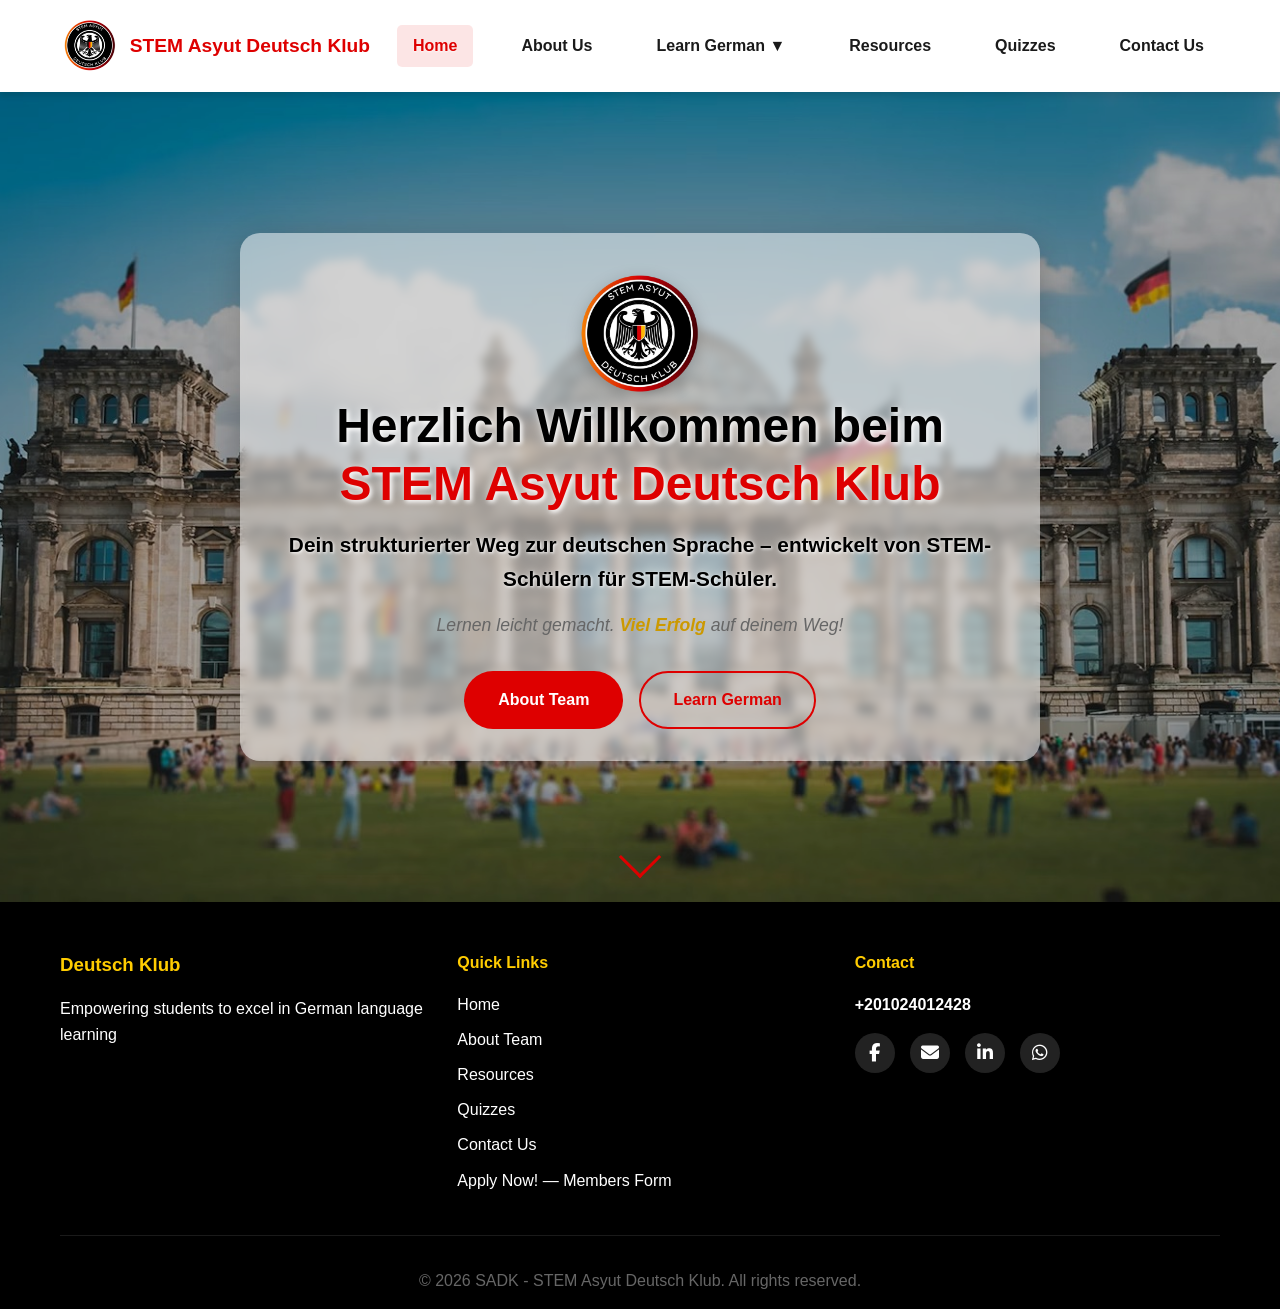
<file: index.html>
<!DOCTYPE html>
<html lang="en">
<head>
    <meta charset="UTF-8">
    <meta name="viewport" content="width=device-width, initial-scale=1.0">
    <title>Deutsch Klub - Deutsch Klub Platform</title>
    <link rel="stylesheet" href="css/style.css">
    <link rel="icon" type="image/png" href="images/Logo.png">
    <link rel="stylesheet" href="https://cdnjs.cloudflare.com/ajax/libs/font-awesome/6.5.0/css/all.min.css">

</head>
<body>
    <!-- Navigation Bar -->
    <nav class="navbar">
        <div class="nav-container">
            <div class="nav-logo">
                <img src="images/Logo.png" alt="Deutsch Klub Logo" class="logo-img">
                <span class="logo-text">STEM Asyut Deutsch Klub</span>
            </div>
            <ul class="nav-menu" id="navMenu">
                <li class="nav-item">
                    <a href="index.html" class="nav-link active">Home</a>
                </li>
                <li class="nav-item">
                    <a href="pages/about.html" class="nav-link">About Us</a>
                </li>
                <li class="nav-item dropdown">
                    <a href="#" class="nav-link dropdown-toggle">Learn German ▼</a>
                    <ul class="dropdown-menu">
                        <li class="dropdown-item"><a class="dropdown-toggle-sub" href="pages/Materials.html">Materials</a></li>
                        <li class="dropdown-item">
                            <a href="#" class="dropdown-toggle-sub">G10 ▼</a>
                            <ul class="dropdown-submenu">
                                <li class="dropdown-item">
                                    <a href="pages/curriculum/g10/semester1/lektionen.html" class="dropdown-toggle-sub">Semester 1</a>
                                </li>
                                <li class="dropdown-item">
                                    <a href="pages/curriculum/g10/semester2/lektionen.html" class="dropdown-toggle-sub">Semester 2</a>
                                    
                                </li>
                            </ul>
                        </li>
                        <li class="dropdown-item">
                            <a href="#" class="dropdown-toggle-sub">G11 ▼</a>
                            <ul class="dropdown-submenu">
                                <li class="dropdown-item">
                                    <a href="pages/curriculum/g11/semester1/lektionen.html" class="dropdown-toggle-sub">Semester 1</a>
                                    
                                </li>
                                <li class="dropdown-item">
                                    <a href="pages/curriculum/g11/semester2/lektionen.html" class="dropdown-toggle-sub">Semester 2</a>
                                    
                                </li>
                            </ul>
                        </li>
                    </ul>
                </li>
                <li class="nav-item">
                    <a href="pages/resources.html" class="nav-link">Resources</a>
                </li>
                <li class="nav-item">
                    <a href="pages/test-banks.html" class="nav-link">Quizzes</a>
                </li>
                <li class="nav-item">
                    <a href="pages/contact.html" class="nav-link">Contact Us</a>
                </li>
            </ul>
            <div class="hamburger" id="hamburger">
                <span></span>
                <span></span>
                <span></span>
            </div>
        </div>
    </nav>

    <!-- Hero Section -->
    <section class="hero" id="hero">
        <div class="hero-background">
            <img src="images/Bg.png" alt="Background" class="bg-image">
            <div class="overlay"></div>
        </div>
        <div class="hero-content" >
            <div class="hero-logo">
                <img src="images/Logo.png" alt="Deutsch Klub Logo" class="hero-logo-img">
            </div>
            <!-- Herzlich Willkommen beim STEM Asyut Deutsch Klub -->
            <h1 class="hero-title">
                Herzlich Willkommen beim <span class="highlight">STEM Asyut Deutsch Klub</span> 
            </h1>
            <!-- Dein strukturierter Weg zur deutschen Sprache – entwickelt von STEM-Schülern für STEM-Schüler. -->
            <p class="hero-subtitle">
                Dein strukturierter Weg zur <strong>deutschen Sprache</strong> – entwickelt von STEM-Schülern für STEM-Schüler.
            </p> 
            <!-- Lernen leicht gemacht. Viel Erfolg auf deinem Weg! -->
            <p class="hero-message">
                Lernen leicht gemacht. <span class="gold-text">Viel Erfolg</span> auf deinem Weg!
            </p>
            <div class="hero-buttons">
                <a href="pages/about.html" class="btn btn-primary">About Team</a>
                <a href="pages/resources.html" class="btn btn-secondary">Learn German</a>
            </div>
        </div>
        <div class="scroll-indicator">
            <div class="scroll-arrow"></div>
        </div>
    </section>

    
    <!-- Footer -->
    <footer class="footer">
    <div class="container">
        <div class="footer-content">

            <!-- About -->
            <div class="footer-section">
                <h3>Deutsch Klub</h3>
                <p>Empowering students to excel in German language learning</p>
            </div>

            <!-- Quick Links -->
            <div class="footer-section">
                <h4>Quick Links</h4>
                <ul>
                    <li><a href="#">Home</a></li>
                    <li><a href="pages/about.html">About Team</a></li>
                    <li><a href="pages/resources.html">Resources</a></li>
                    <li><a href="pages/test-banks.html">Quizzes</a></li>
                    <li><a href="pages/contact.html">Contact Us</a></li>
                    <li>
                        <a href="https://docs.google.com/forms/d/e/1FAIpQLScHW62ctySetNvA77ugYEDBZ3rTEvPl_3uHlcNOVpsYtgZROw/viewform?usp=header" 
                           target="_blank" 
                           rel="noopener noreferrer">
                            Apply Now! — Members Form
                        </a>
                    </li>
                </ul>
            </div>

            <!-- Contact -->
            <div class="footer-section">
                <h4>Contact</h4>
                <p class="contact-number">+201024012428</p>

                <div class="social-icons">
                    <a href="https://www.facebook.com/profile.php?id=61564110370482" target="_blank">
                        <i class="fab fa-facebook-f"></i>
                    </a>

                    <a href="mailto:stemasyutdeutschklub@gmail.com" target="_blank">
                        <i class="fas fa-envelope"></i>
                    </a>

                    <a href="https://www.linkedin.com/company/stem-asyut-deutsch-klub/" target="_blank">
                        <i class="fab fa-linkedin-in"></i>
                    </a>

                    <a href="https://whatsapp.com/channel/0029VbBIB41ISTkC7JuaUb1q" target="_blank">
                        <i class="fab fa-whatsapp"></i>
                    </a>
                </div>
            </div>

        </div>

        <div class="footer-bottom">
            <p>&copy; 2026 SADK - STEM Asyut Deutsch Klub. All rights reserved.</p>
        </div>
    </div>
</footer>


    <script src="js/main.js"></script>
</body>
</html>
</file>
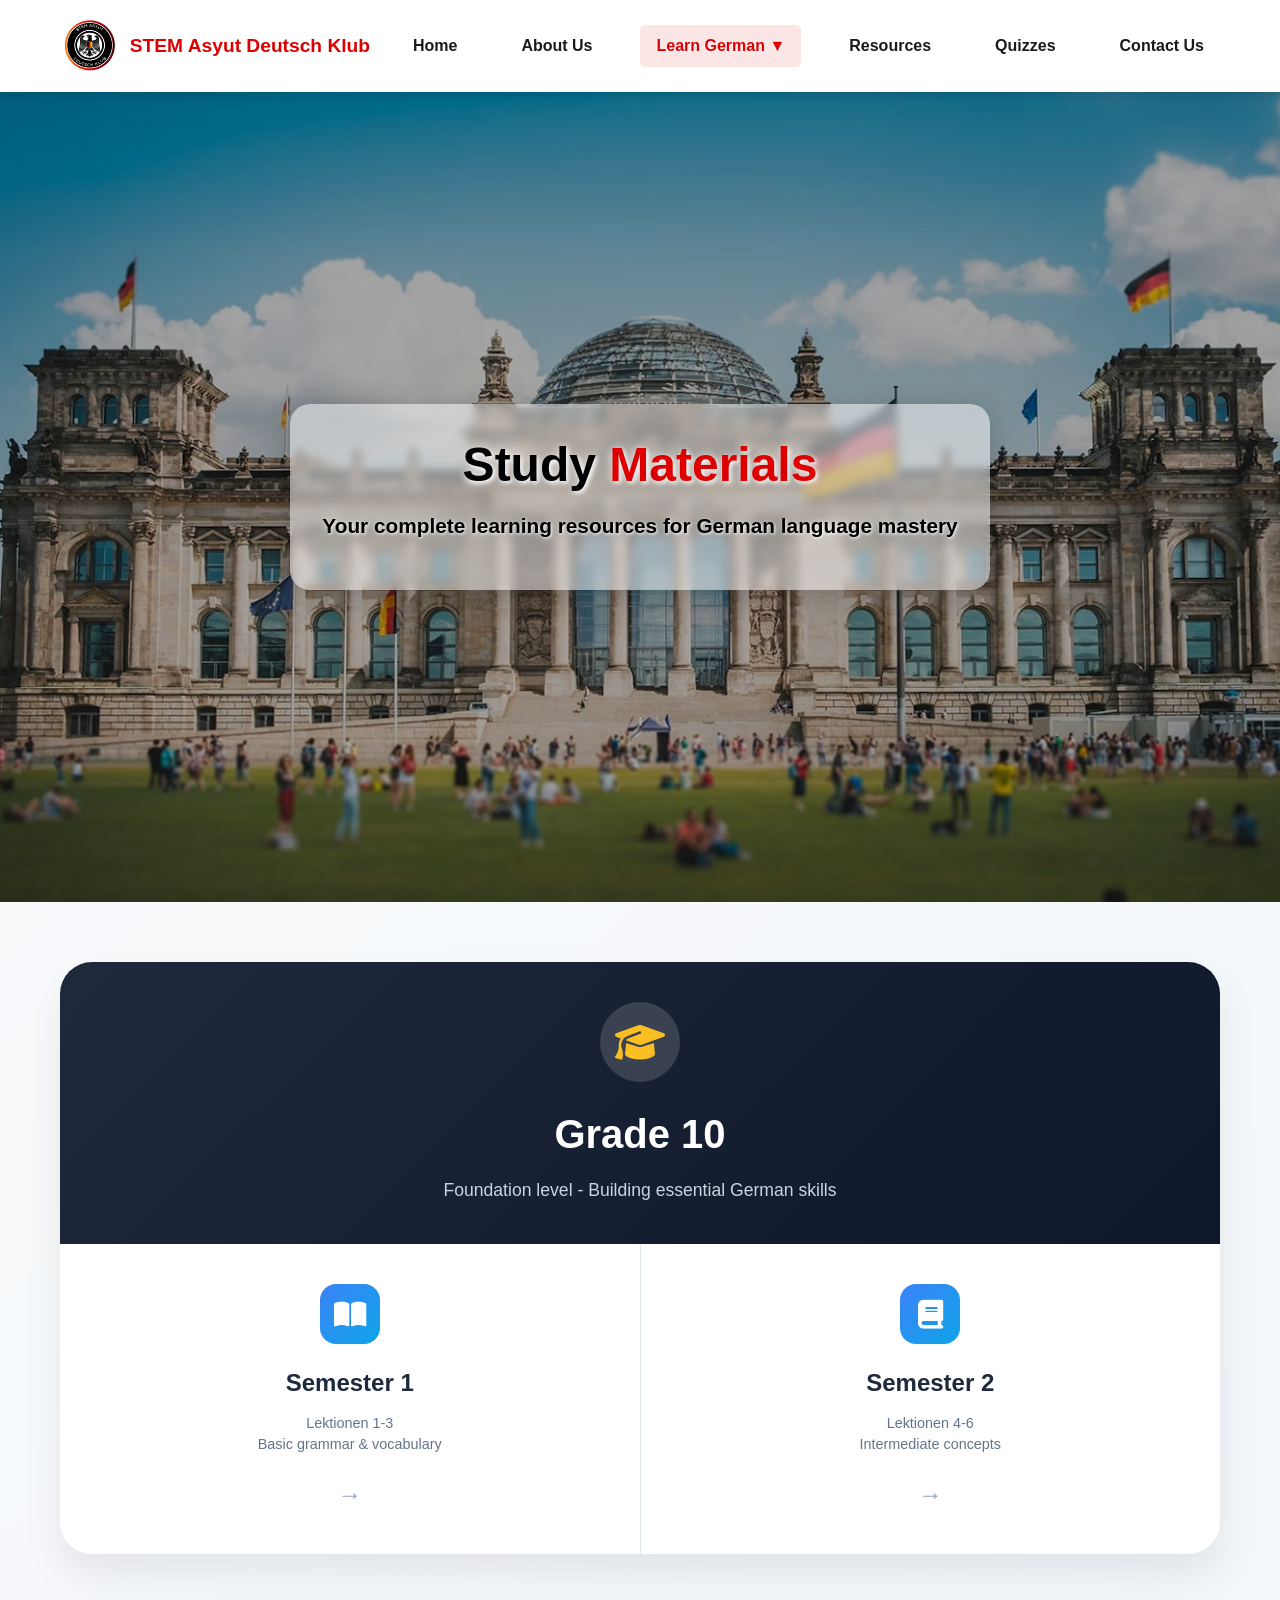
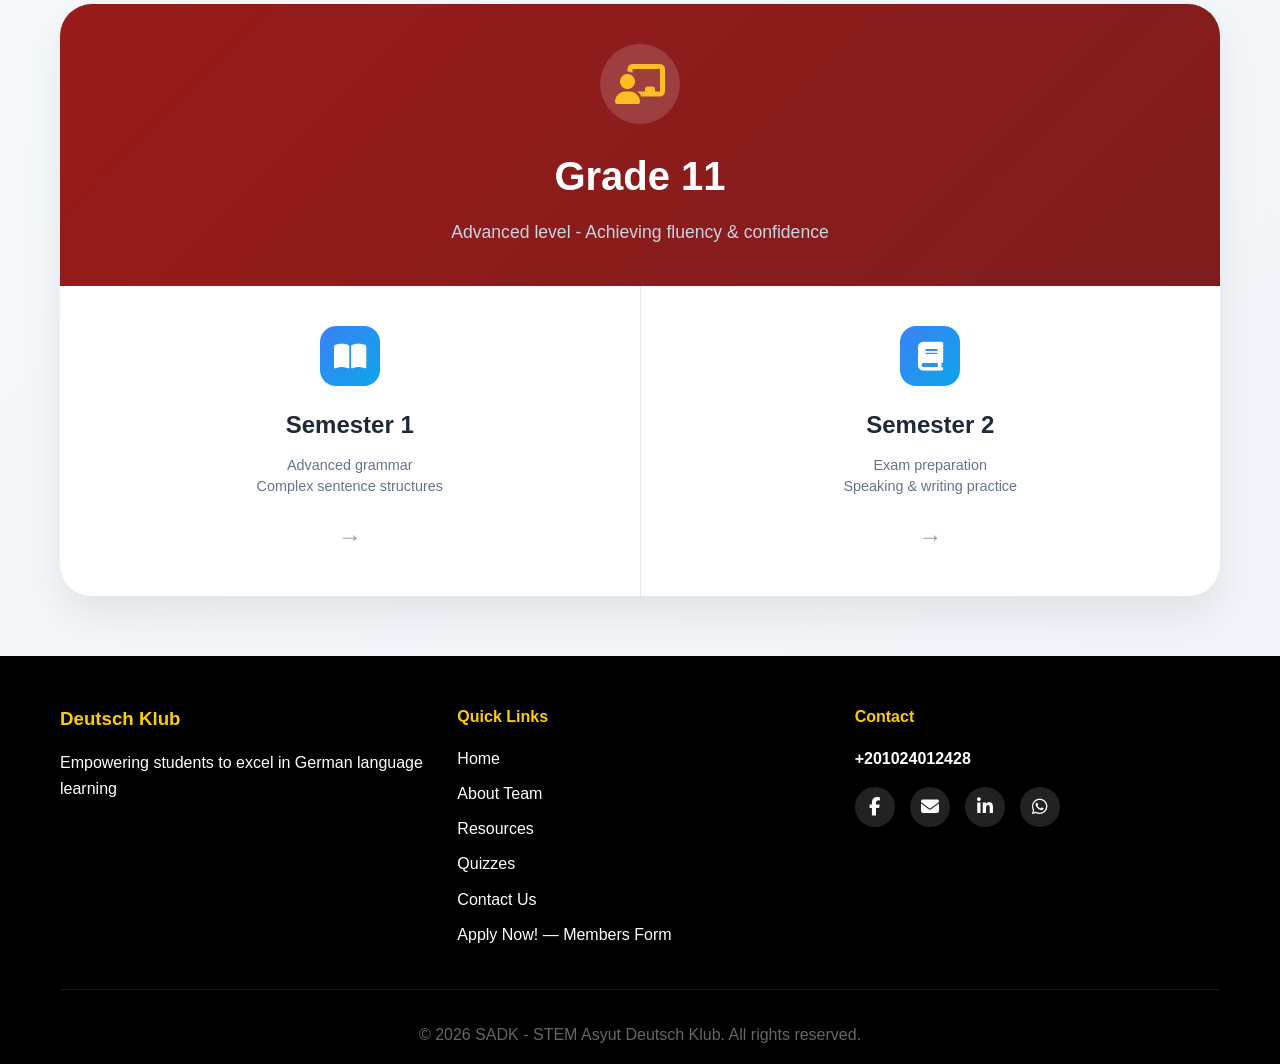
<file: pages/Materials.html>
<!DOCTYPE html>
<html lang="en">
<head>
    <meta charset="UTF-8">
    <meta name="viewport" content="width=device-width, initial-scale=1.0">
    <title>Materials - Deutsch Klub</title>
    <link rel="icon" type="image/png" href="../images/Logo.png">
    <link rel="stylesheet" href="../css/style.css">
    <link rel="stylesheet" href="../css/materials.css">
    <link rel="stylesheet" href="https://cdnjs.cloudflare.com/ajax/libs/font-awesome/6.5.0/css/all.min.css">
</head>
<body>
    <!-- Navbar -->
    <nav class="navbar">
        <div class="nav-container">
            <div class="nav-logo">
                <img src="../images/Logo.png" alt="Deutsch Klub Logo" class="logo-img">
                <span class="logo-text">STEM Asyut Deutsch Klub</span>
            </div>
            <ul class="nav-menu" id="navMenu">
                <li class="nav-item"><a href="../index.html" class="nav-link">Home</a></li>
                <li class="nav-item"><a href="about.html" class="nav-link">About Us</a></li>
                <li class="nav-item dropdown">
                    <a href="#" class="nav-link dropdown-toggle active">Learn German ▼</a>
                    <ul class="dropdown-menu">
                        <li class="dropdown-item"><a href="Materials.html" class="dropdown-toggle-sub active">Materials</a></li>
                        <li class="dropdown-item">
                            <a href="#" class="dropdown-toggle-sub">G10 ▼</a>
                            <ul class="dropdown-submenu">
                                <li class="dropdown-item"><a href="curriculum/g10/semester1/lektionen.html">Semester 1</a></li>
                                <li class="dropdown-item"><a href="curriculum/g10/semester2/lektionen.html">Semester 2</a></li>
                            </ul>
                        </li>
                        <li class="dropdown-item">
                            <a href="#" class="dropdown-toggle-sub">G11 ▼</a>
                            <ul class="dropdown-submenu">
                                <li class="dropdown-item"><a href="curriculum/g11/semester1/lektionen.html">Semester 1</a></li>
                                <li class="dropdown-item"><a href="curriculum/g11/semester2/lektionen.html">Semester 2</a></li>
                            </ul>
                        </li>
                    </ul>
                </li>
                <li class="nav-item"><a href="resources.html" class="nav-link">Resources</a></li>
                <li class="nav-item"><a href="test-banks.html" class="nav-link">Quizzes</a></li>
                <li class="nav-item"><a href="contact.html" class="nav-link">Contact Us</a></li>
            </ul>
            <div class="hamburger" id="hamburger">
                <span></span><span></span><span></span>
            </div>
        </div>
    </nav>

    <!-- Hero Section -->
    <section class="hero">
        <div class="hero-background">
            <img src="../images/Bg.png" alt="Background" class="bg-image">
            <div class="overlay"></div>
        </div>
        <div class="hero-content">
            <h1 class="hero-title">Study <span class="highlight">Materials</span></h1>
            <p class="hero-subtitle">Your complete learning resources for German language mastery</p>
        </div>
    </section>

    <!-- Materials Grid Section -->
    <section class="materials-section">
        <div class="materials-container">
            
            <!-- Grade 10 Card -->
            <div class="grade-card grade-10">
                <div class="grade-header">
                    <div class="grade-icon">
                        <i class="fas fa-graduation-cap"></i>
                    </div>
                    <h2 class="grade-title">Grade 10</h2>
                    <p class="grade-description">Foundation level - Building essential German skills</p>
                </div>
                <div class="semester-grid">
                    <a href="curriculum/g10/semester1/lektionen.html" class="semester-card">
                        <div class="semester-icon">
                            <i class="fas fa-book-open"></i>
                        </div>
                        <h3>Semester 1</h3>
                        <p>Lektionen 1-3<br>Basic grammar & vocabulary</p>
                        <span class="arrow-btn">→</span>
                    </a>
                    <a href="curriculum/g10/semester2/lektionen.html" class="semester-card">
                        <div class="semester-icon">
                            <i class="fas fa-book"></i>
                        </div>
                        <h3>Semester 2</h3>
                        <p>Lektionen 4-6<br>Intermediate concepts</p>
                        <span class="arrow-btn">→</span>
                    </a>
                </div>
            </div>

            <!-- Grade 11 Card -->
            <div class="grade-card grade-11">
                <div class="grade-header">
                    <div class="grade-icon">
                        <i class="fas fa-chalkboard-user"></i>
                    </div>
                    <h2 class="grade-title">Grade 11</h2>
                    <p class="grade-description">Advanced level - Achieving fluency & confidence</p>
                </div>
                <div class="semester-grid">
                    <a href="curriculum/g11/semester1/lektionen.html" class="semester-card">
                        <div class="semester-icon">
                            <i class="fas fa-book-open"></i>
                        </div>
                        <h3>Semester 1</h3>
                        <p>Advanced grammar<br>Complex sentence structures</p>
                        <span class="arrow-btn">→</span>
                    </a>
                    <a href="curriculum/g11/semester2/lektionen.html" class="semester-card">
                        <div class="semester-icon">
                            <i class="fas fa-book"></i>
                        </div>
                        <h3>Semester 2</h3>
                        <p>Exam preparation<br>Speaking & writing practice</p>
                        <span class="arrow-btn">→</span>
                    </a>
                </div>
            </div>

            <!-- Extras Section
            <div class="extras-card">
                <div class="extras-header">
                    <div class="extras-icon">
                        <i class="fas fa-layer-group"></i>
                    </div>
                    <h2>Additional Resources</h2>
                    <p>Complementary materials for all levels</p>
                </div>
                <div class="extras-grid">
                    <a href="test-banks.html" class="extra-link">
                        <i class="fas fa-question-circle"></i>
                        <span>Test Banks</span>
                        <i class="fas fa-chevron-right"></i>
                    </a>
                    <a href="resources.html" class="extra-link">
                        <i class="fas fa-external-link-alt"></i>
                        <span>External Resources</span>
                        <i class="fas fa-chevron-right"></i>
                    </a>
                    <a href="#" class="extra-link">
                        <i class="fas fa-file-alt"></i>
                        <span>Study Guides</span>
                        <i class="fas fa-chevron-right"></i>
                    </a>
                    <a href="#" class="extra-link">
                        <i class="fas fa-history"></i>
                        <span>Old Exams</span>
                        <i class="fas fa-chevron-right"></i>
                    </a>
                </div>
            </div> -->

        </div>
    </section>

    <!-- Footer -->
    <footer class="footer">
        <div class="container">
            <div class="footer-content">
                <div class="footer-section">
                    <h3>Deutsch Klub</h3>
                    <p>Empowering students to excel in German language learning</p>
                </div>
                <div class="footer-section">
                    <h4>Quick Links</h4>
                    <ul>
                        <li><a href="../index.html">Home</a></li>
                        <li><a href="about.html">About Team</a></li>
                        <li><a href="resources.html">Resources</a></li>
                        <li><a href="test-banks.html">Quizzes</a></li>
                        <li><a href="contact.html">Contact Us</a></li>
                        <li>
                            <a href="https://docs.google.com/forms/d/e/1FAIpQLScHW62ctySetNvA77ugYEDBZ3rTEvPl_3uHlcNOVpsYtgZROw/viewform?usp=header" 
                               target="_blank" 
                               rel="noopener noreferrer">
                                Apply Now! — Members Form
                            </a>
                    </ul>
                </div>
                <div class="footer-section">
                    <h4>Contact</h4>
                    <p class="contact-number">+201024012428</p>
                    <div class="social-icons">
                        <a href="https://www.facebook.com/profile.php?id=61564110370482" target="_blank"><i class="fab fa-facebook-f"></i></a>
                        <a href="mailto:stemasyutdeutschklub@gmail.com" target="_blank"><i class="fas fa-envelope"></i></a>
                        <a href="https://www.linkedin.com/company/stem-asyut-deutsch-klub/" target="_blank"><i class="fab fa-linkedin-in"></i></a>
                        <a href="https://whatsapp.com/channel/0029VbBIB41ISTkC7JuaUb1q" target="_blank"><i class="fab fa-whatsapp"></i></a>
                    </div>
                </div>
            </div>
            <div class="footer-bottom">
                <p>&copy; 2026 SADK - STEM Asyut Deutsch Klub. All rights reserved.</p>
            </div>
        </div>
    </footer>

    <script src="../js/main.js"></script>
    <script src="../js/materials.js"></script>
</body>
</html>
</file>
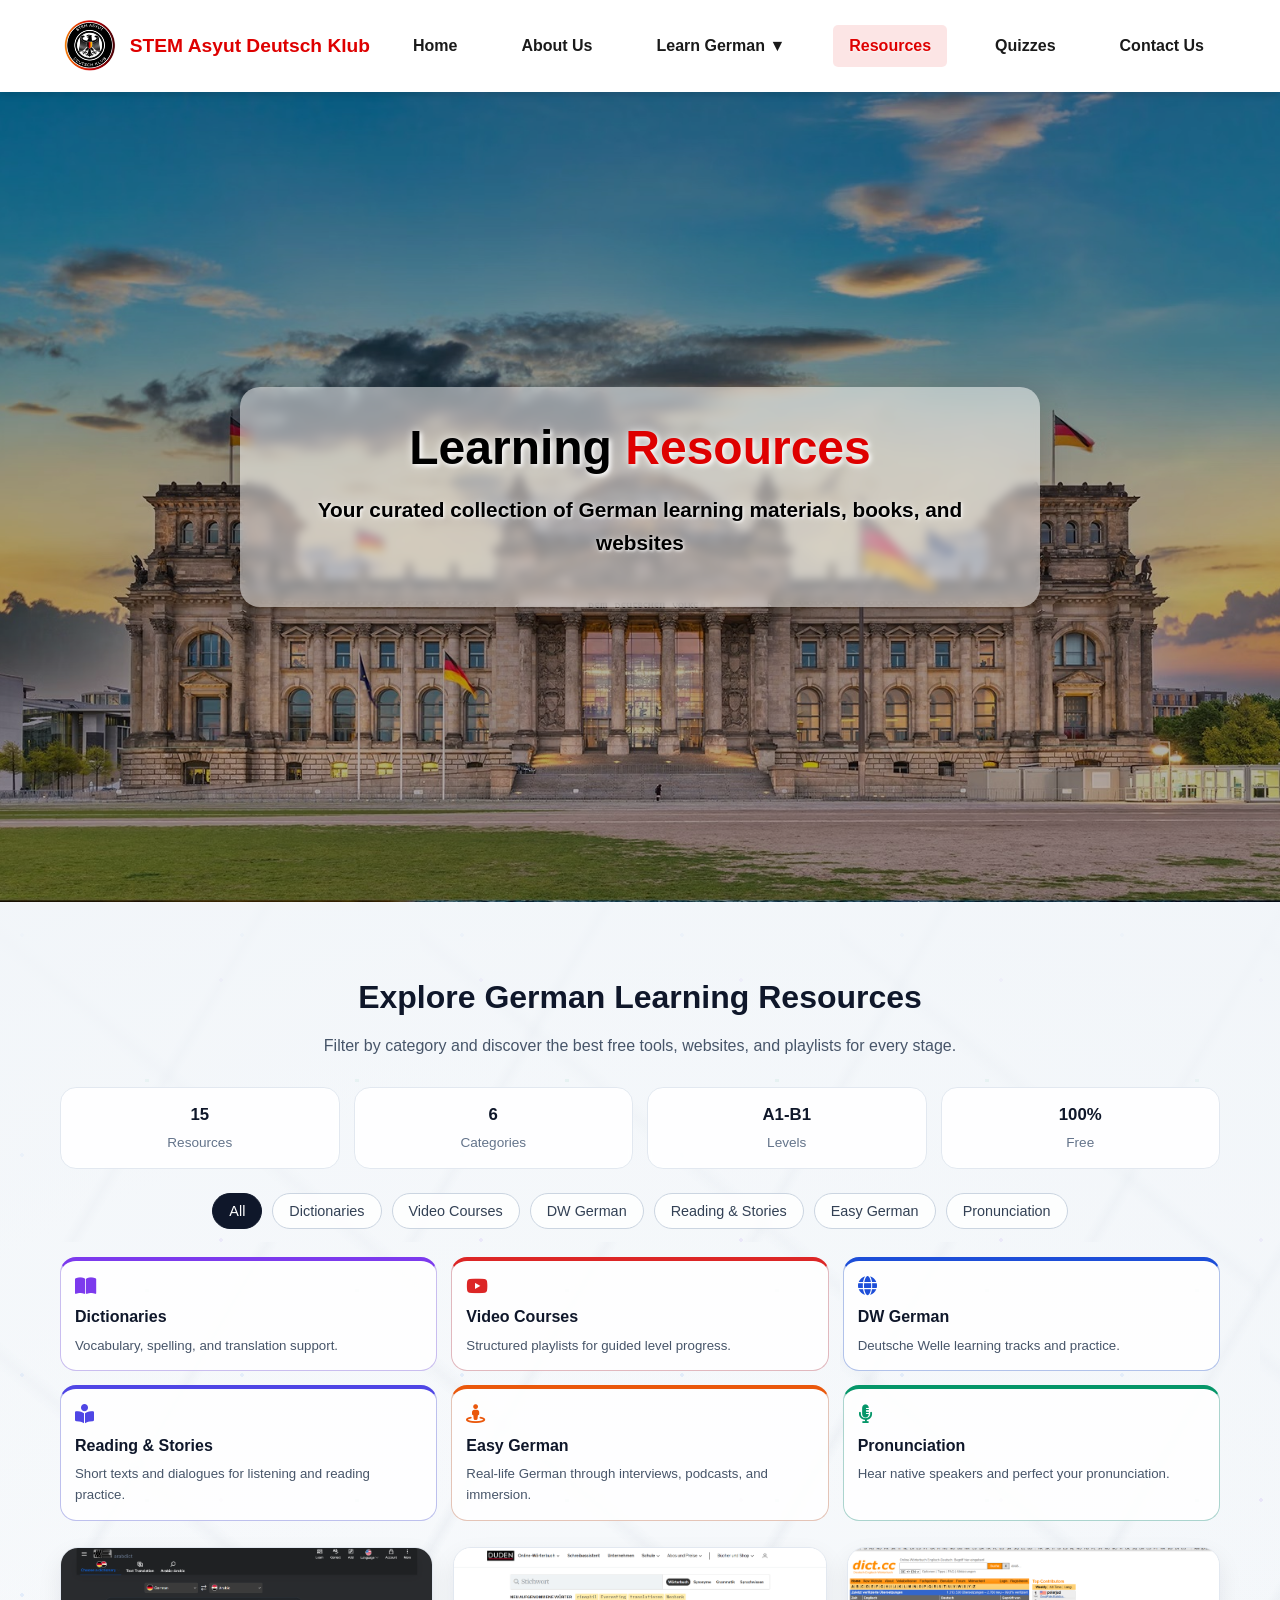
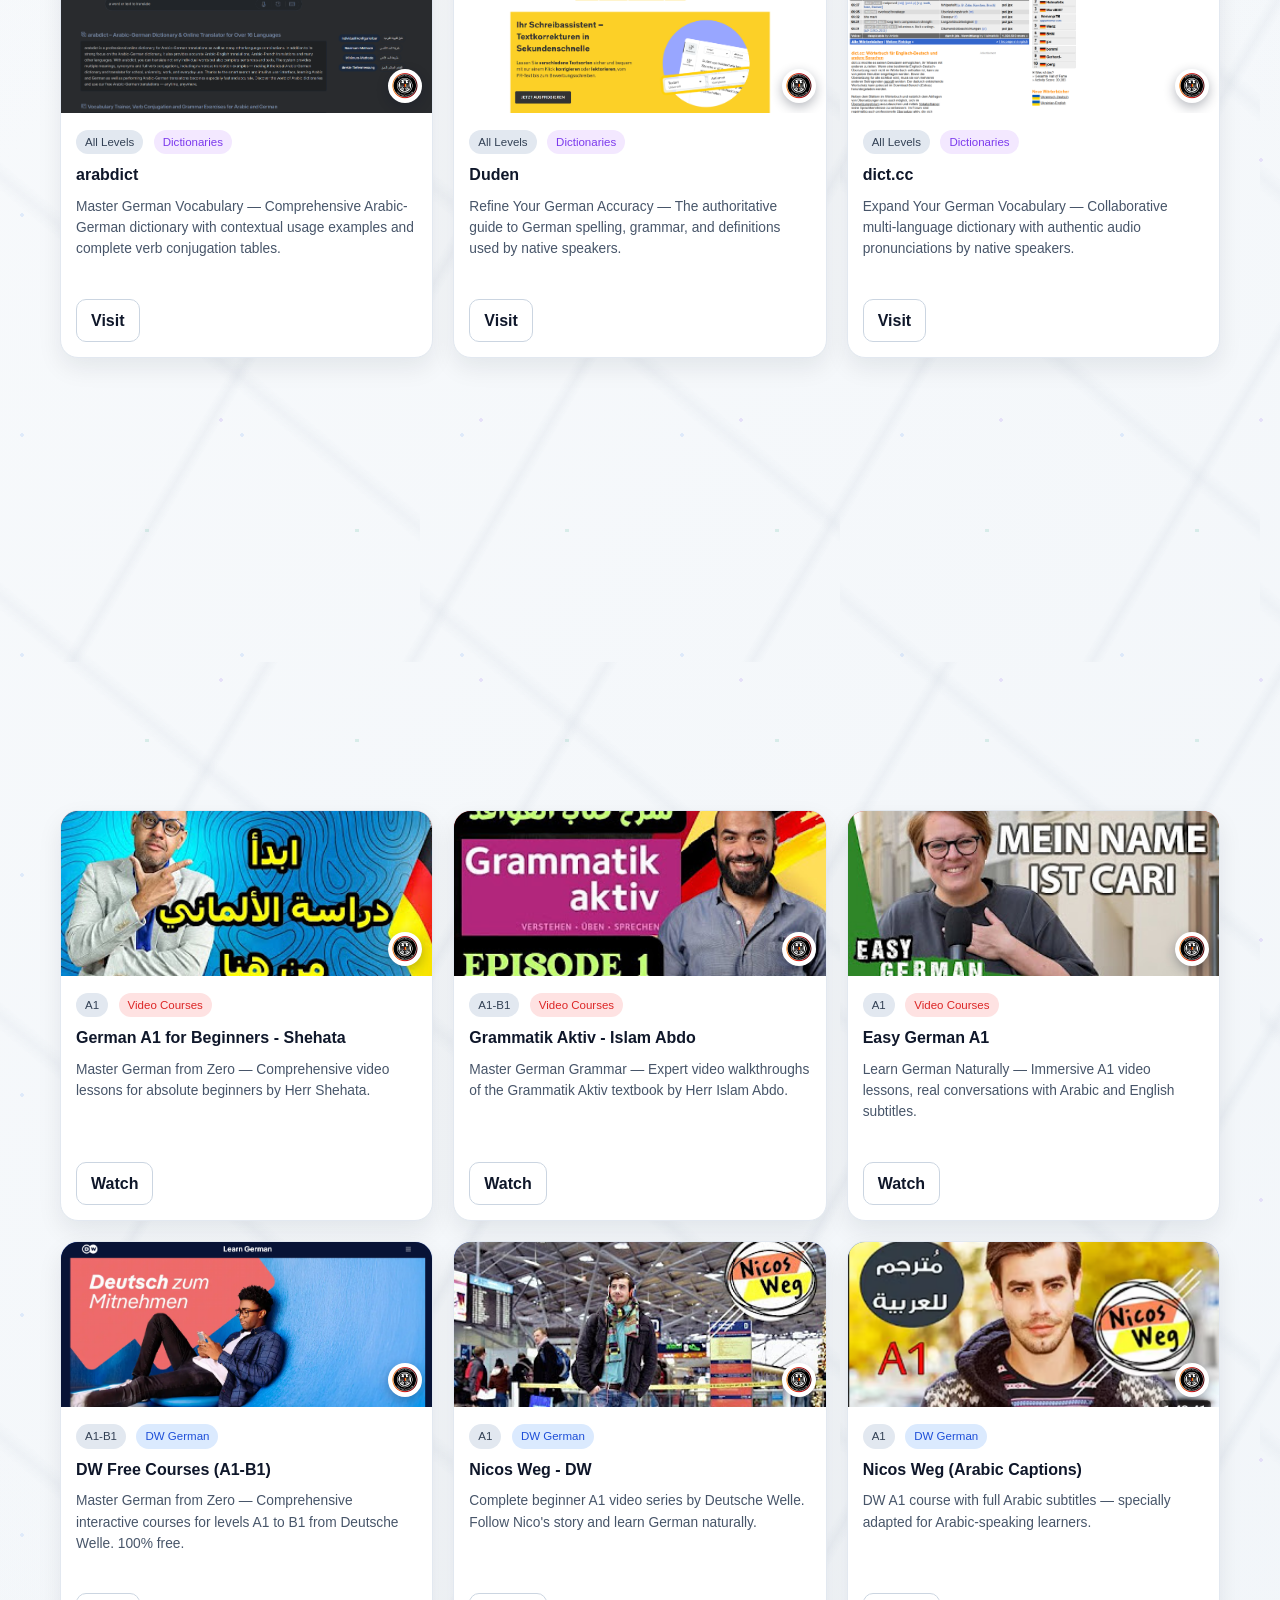
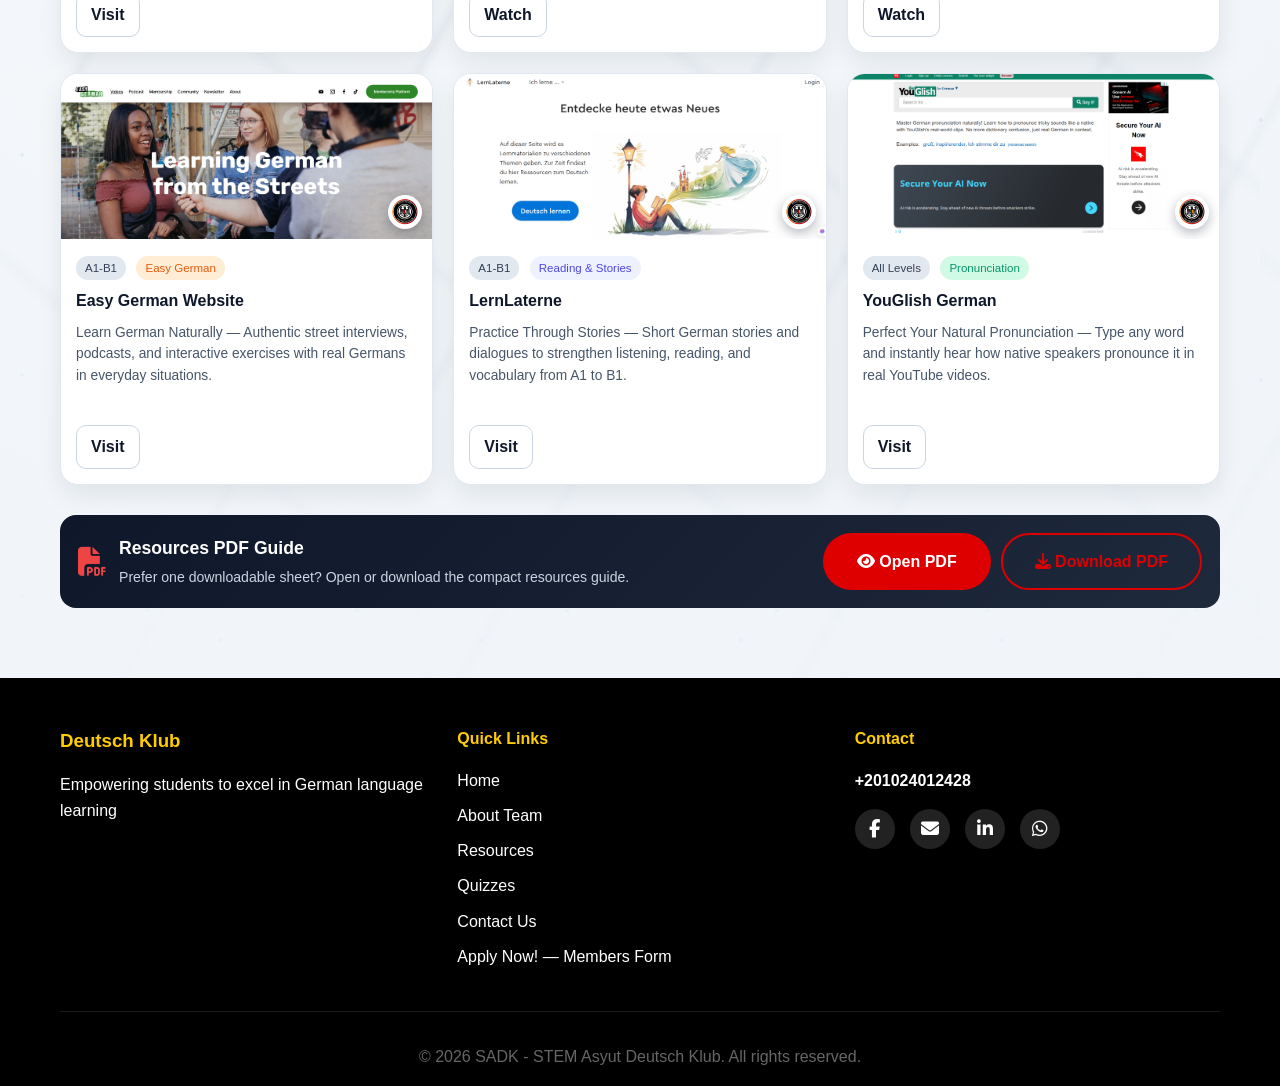
<file: pages/resources.html>
<!DOCTYPE html>
<html lang="en">
<head>
    <meta charset="UTF-8">
    <meta name="viewport" content="width=device-width, initial-scale=1.0">
    <title>Resources - Deutsch Klub</title>
    <link rel="stylesheet" href="../css/style.css">
    <link rel="stylesheet" href="../css/resources.css">
    <link rel="icon" type="image/png" href="../images/Logo.png">
    <link rel="stylesheet" href="https://cdnjs.cloudflare.com/ajax/libs/font-awesome/6.5.0/css/all.min.css">
</head>
<body>
    <!-- Navbar -->
    <nav class="navbar">
        <div class="nav-container">
            <div class="nav-logo">
                <img src="../images/Logo.png" alt="Deutsch Klub Logo" class="logo-img">
                <span class="logo-text">STEM Asyut Deutsch Klub</span>
            </div>
            <ul class="nav-menu" id="navMenu">
                <li class="nav-item"><a href="../index.html" class="nav-link">Home</a></li>
                <li class="nav-item"><a href="about.html" class="nav-link">About Us</a></li>
                <li class="nav-item dropdown">
                    <a href="#" class="nav-link dropdown-toggle">Learn German ▼</a>
                    <ul class="dropdown-menu">
                        <li class="dropdown-item"><a href="Materials.html" class="dropdown-toggle-sub">Materials</a></li>
                        <li class="dropdown-item">
                            <a href="#" class="dropdown-toggle-sub">G10 ▼</a>
                            <ul class="dropdown-submenu">
                                <li class="dropdown-item"><a href="curriculum/g10/semester1/lektionen.html">Semester 1</a></li>
                                <li class="dropdown-item"><a href="curriculum/g10/semester2/lektionen.html">Semester 2</a></li>
                            </ul>
                        </li>
                        <li class="dropdown-item">
                            <a href="#" class="dropdown-toggle-sub">G11 ▼</a>
                            <ul class="dropdown-submenu">
                                <li class="dropdown-item"><a href="curriculum/g11/semester1/lektionen.html">Semester 1</a></li>
                                <li class="dropdown-item"><a href="curriculum/g11/semester2/lektionen.html">Semester 2</a></li>
                            </ul>
                        </li>
                    </ul>
                </li>
                <li class="nav-item"><a href="resources.html" class="nav-link active">Resources</a></li>
                <li class="nav-item"><a href="test-banks.html" class="nav-link">Quizzes</a></li>
                <li class="nav-item"><a href="contact.html" class="nav-link">Contact Us</a></li>
            </ul>
            <div class="hamburger" id="hamburger">
                <span></span><span></span><span></span>
            </div>
        </div>
    </nav>

    <!-- Hero Section -->
    <section class="hero">
        <div class="hero-background">
            <img src="../images/ygaghg.jpeg" alt="Background" class="bg-image">
            <div class="overlay"></div>
        </div>
        <div class="hero-content">
            <h1 class="hero-title">Learning <span class="highlight">Resources</span></h1>
            <p class="hero-subtitle">Your curated collection of German learning materials, books, and websites</p>
        </div>
    </section>

    <!-- Resources Section -->
    <section class="resources-section">
        <div class="resources-container">
            <div class="resources-headline" data-reveal>
                <h2 class="resources-title">Explore German Learning Resources</h2>
                <p class="resources-subtitle">Filter by category and discover the best free tools, websites, and playlists for every stage.</p>
            </div>

            <div class="resources-stats" data-reveal>
                <div class="stat-item"><strong id="visible-resources-count">15</strong><span>Resources</span></div>
                <div class="stat-item"><strong>6</strong><span>Categories</span></div>
                <div class="stat-item"><strong>A1-B1</strong><span>Levels</span></div>
                <div class="stat-item"><strong>100%</strong><span>Free</span></div>
            </div>

            <div class="filter-tabs" data-reveal>
                <button class="filter-tab active" data-filter="all" type="button">All</button>
                <button class="filter-tab" data-filter="dictionaries" type="button">Dictionaries</button>
                <button class="filter-tab" data-filter="video-courses" type="button">Video Courses</button>
                <button class="filter-tab" data-filter="dw-german" type="button">DW German</button>
                <button class="filter-tab" data-filter="reading-stories" type="button">Reading & Stories</button>
                <button class="filter-tab" data-filter="easy-german" type="button">Easy German</button>
                <button class="filter-tab" data-filter="pronunciation" type="button">Pronunciation</button>
            </div>

            <div class="category-blocks" data-reveal>
                <article class="category-block" data-filter="dictionaries" role="button" tabindex="0" aria-label="Filter: Dictionaries" style="--cat-color:#7c3aed;--cat-light:#f3e8ff;">
                    <i class="fas fa-book-open"></i>
                    <h3>Dictionaries</h3>
                    <p>Vocabulary, spelling, and translation support.</p>
                </article>
                <article class="category-block" data-filter="video-courses" role="button" tabindex="0" aria-label="Filter: Video Courses" style="--cat-color:#dc2626;--cat-light:#fee2e2;">
                    <i class="fab fa-youtube"></i>
                    <h3>Video Courses</h3>
                    <p>Structured playlists for guided level progress.</p>
                </article>
                <article class="category-block" data-filter="dw-german" role="button" tabindex="0" aria-label="Filter: DW German" style="--cat-color:#1d4ed8;--cat-light:#dbeafe;">
                    <i class="fas fa-globe"></i>
                    <h3>DW German</h3>
                    <p>Deutsche Welle learning tracks and practice.</p>
                </article>
                <article class="category-block" data-filter="reading-stories" role="button" tabindex="0" aria-label="Filter: Reading and Stories" style="--cat-color:#4f46e5;--cat-light:#eef2ff;">
                    <i class="fas fa-book-reader"></i>
                    <h3>Reading & Stories</h3>
                    <p>Short texts and dialogues for listening and reading practice.</p>
                </article>
                <article class="category-block" data-filter="easy-german" role="button" tabindex="0" aria-label="Filter: Easy German" style="--cat-color:#ea580c;--cat-light:#ffedd5;">
                    <i class="fas fa-street-view"></i>
                    <h3>Easy German</h3>
                    <p>Real-life German through interviews, podcasts, and immersion.</p>
                </article>
                <article class="category-block" data-filter="pronunciation" role="button" tabindex="0" aria-label="Filter: Pronunciation" style="--cat-color:#059669;--cat-light:#d1fae5;">
                    <i class="fas fa-microphone-alt"></i>
                    <h3>Pronunciation</h3>
                    <p>Hear native speakers and perfect your pronunciation.</p>
                </article>
            </div>

            <div class="resource-grid">
                <article class="resource-card reveal-item" data-reveal data-category="dictionaries" style="--cat-color:#7c3aed;--cat-light:#f3e8ff;">
                    <div class="card-image-wrap">
                        <img class="card-main-image" src="../Resources-images/ARABDICT.png" alt="arabdict cover image">
                        <img class="card-favicon" src="https://www.google.com/s2/favicons?domain=arabdict.com&sz=64" alt="arabdict favicon" onerror="this.onerror=null;this.src='../images/Logo.png';">
                    </div>
                    <div class="card-body">
                        <span class="card-badge level-badge">All Levels</span>
                        <span class="card-badge category-badge">Dictionaries</span>
                        <h3>arabdict</h3>
                        <p>Master German Vocabulary — Comprehensive Arabic-German dictionary with contextual usage examples and complete verb conjugation tables.</p>
                        <a href="https://www.arabdict.com" target="_blank" rel="noopener noreferrer" class="card-btn">Visit</a>
                    </div>
                </article>

                <article class="resource-card reveal-item" data-reveal data-category="dictionaries" style="--cat-color:#7c3aed;--cat-light:#f3e8ff;">
                    <div class="card-image-wrap">
                        <img class="card-main-image" src="../Resources-images/DUDEN.png" alt="Duden cover image">
                        <img class="card-favicon" src="https://www.google.com/s2/favicons?domain=duden.de&sz=64" alt="Duden favicon" onerror="this.onerror=null;this.src='../images/Logo.png';">
                    </div>
                    <div class="card-body">
                        <span class="card-badge level-badge">All Levels</span>
                        <span class="card-badge category-badge">Dictionaries</span>
                        <h3>Duden</h3>
                        <p>Refine Your German Accuracy — The authoritative guide to German spelling, grammar, and definitions used by native speakers.</p>
                        <a href="https://www.duden.de" target="_blank" rel="noopener noreferrer" class="card-btn">Visit</a>
                    </div>
                </article>

                <article class="resource-card reveal-item" data-reveal data-category="dictionaries" style="--cat-color:#7c3aed;--cat-light:#f3e8ff;">
                    <div class="card-image-wrap">
                        <img class="card-main-image" src="../images/DICTCC.png" alt="dict.cc cover image">
                        <img class="card-favicon" src="https://www.google.com/s2/favicons?domain=dict.cc&sz=64" alt="dict.cc favicon" onerror="this.onerror=null;this.src='../images/Logo.png';">
                    </div>
                    <div class="card-body">
                        <span class="card-badge level-badge">All Levels</span>
                        <span class="card-badge category-badge">Dictionaries</span>
                        <h3>dict.cc</h3>
                        <p>Expand Your German Vocabulary — Collaborative multi-language dictionary with authentic audio pronunciations by native speakers.</p>
                        <a href="https://www.dict.cc" target="_blank" rel="noopener noreferrer" class="card-btn">Visit</a>
                    </div>
                </article>

                <article class="resource-card reveal-item" data-reveal data-category="video-courses" style="--cat-color:#dc2626;--cat-light:#fee2e2;">
                    <div class="card-image-wrap">
                        <img class="card-main-image" src="../Resources-images/Ahmed kamaaal.jpg" alt="Netzwerk Neu A1.1 cover image">
                        <img class="card-favicon" src="https://www.google.com/s2/favicons?domain=youtube.com&sz=64" alt="YouTube favicon" onerror="this.onerror=null;this.src='../images/Logo.png';">
                    </div>
                    <div class="card-body">
                        <span class="card-badge level-badge">A1.1</span>
                        <span class="card-badge category-badge">Video Courses</span>
                        <h3>Netzwerk Neu A1.1 - Ahmed Kamel</h3>
                        <p>Master German A1.1 — Organized video lessons following the Netzwerk Neu textbook series chapter by chapter.</p>
                        <a href="https://youtube.com/playlist?list=PLZNZfCs0O9e9MCWbiu6HkP5UF9QjR3TpN" target="_blank" rel="noopener noreferrer" class="card-btn">Watch</a>
                    </div>
                </article>

                <article class="resource-card reveal-item" data-reveal data-category="video-courses" style="--cat-color:#dc2626;--cat-light:#fee2e2;">
                    <div class="card-image-wrap">
                        <img class="card-main-image" src="../Resources-images/Ahmed kamaaal.jpg" alt="Netzwerk Neu A1.2 cover image">
                        <img class="card-favicon" src="https://www.google.com/s2/favicons?domain=youtube.com&sz=64" alt="YouTube favicon" onerror="this.onerror=null;this.src='../images/Logo.png';">
                    </div>
                    <div class="card-body">
                        <span class="card-badge level-badge">A1.2</span>
                        <span class="card-badge category-badge">Video Courses</span>
                        <h3>Netzwerk Neu A1.2 - Ahmed Kamel</h3>
                        <p>Continue to A1.2 — Organized video lessons for the Netzwerk Neu textbook series, Level A1.2.</p>
                        <a href="https://youtube.com/playlist?list=PLZNZfCs0O9e8AU9lXVLcpbDfNk1w1wCIr" target="_blank" rel="noopener noreferrer" class="card-btn">Watch</a>
                    </div>
                </article>

                <article class="resource-card reveal-item" data-reveal data-category="video-courses" style="--cat-color:#dc2626;--cat-light:#fee2e2;">
                    <div class="card-image-wrap">
                        <img class="card-main-image" src="../Resources-images/Ahmed kamal AZWEI.jpg" alt="Netzwerk Neu A2.1 cover image">
                        <img class="card-favicon" src="https://www.google.com/s2/favicons?domain=youtube.com&sz=64" alt="YouTube favicon" onerror="this.onerror=null;this.src='../images/Logo.png';">
                    </div>
                    <div class="card-body">
                        <span class="card-badge level-badge">A2.1</span>
                        <span class="card-badge category-badge">Video Courses</span>
                        <h3>Netzwerk Neu A2.1 - Ahmed Kamel</h3>
                        <p>Advance to A2.1 — Organized video lessons for the Netzwerk Neu textbook series, Level A2.1.</p>
                        <a href="https://youtube.com/playlist?list=PLZNZfCs0O9e_-NmG2cYBPj7yeT_Kdqtg0" target="_blank" rel="noopener noreferrer" class="card-btn">Watch</a>
                    </div>
                </article>

                <article class="resource-card reveal-item" data-reveal data-category="video-courses" style="--cat-color:#dc2626;--cat-light:#fee2e2;">
                    <div class="card-image-wrap">
                        <img class="card-main-image" src="../images/SHEHATADEUTSCH.jpg" alt="Shehata course cover image">
                        <img class="card-favicon" src="https://www.google.com/s2/favicons?domain=youtube.com&sz=64" alt="YouTube favicon" onerror="this.onerror=null;this.src='../images/Logo.png';">
                    </div>
                    <div class="card-body">
                        <span class="card-badge level-badge">A1</span>
                        <span class="card-badge category-badge">Video Courses</span>
                        <h3>German A1 for Beginners - Shehata</h3>
                        <p>Master German from Zero — Comprehensive video lessons for absolute beginners by Herr Shehata.</p>
                        <a href="https://youtube.com/playlist?list=PLOLEcgfCxrf-_aFPd2gnBsHfA066_Ka0M" target="_blank" rel="noopener noreferrer" class="card-btn">Watch</a>
                    </div>
                </article>

                <article class="resource-card reveal-item" data-reveal data-category="video-courses" style="--cat-color:#dc2626;--cat-light:#fee2e2;">
                    <div class="card-image-wrap">
                        <img class="card-main-image" src="../images/ISLAM ABDO.jpg" alt="Grammatik Aktiv course cover image">
                        <img class="card-favicon" src="https://www.google.com/s2/favicons?domain=youtube.com&sz=64" alt="YouTube favicon" onerror="this.onerror=null;this.src='../images/Logo.png';">
                    </div>
                    <div class="card-body">
                        <span class="card-badge level-badge">A1-B1</span>
                        <span class="card-badge category-badge">Video Courses</span>
                        <h3>Grammatik Aktiv - Islam Abdo</h3>
                        <p>Master German Grammar — Expert video walkthroughs of the Grammatik Aktiv textbook by Herr Islam Abdo.</p>
                        <a href="https://youtube.com/playlist?list=PLscd3fQmpgeXwP-bIZdm7qZpAoGtA79H0&si=a4LGM3SQFr3vhAlb" target="_blank" rel="noopener noreferrer" class="card-btn">Watch</a>
                    </div>
                </article>

                <article class="resource-card reveal-item" data-reveal data-category="video-courses" style="--cat-color:#dc2626;--cat-light:#fee2e2;">
                    <div class="card-image-wrap">
                        <img class="card-main-image" src="../Resources-images/easy german.jpg" alt="Easy German A1 cover image">
                        <img class="card-favicon" src="https://www.google.com/s2/favicons?domain=youtube.com&sz=64" alt="YouTube favicon" onerror="this.onerror=null;this.src='../images/Logo.png';">
                    </div>
                    <div class="card-body">
                        <span class="card-badge level-badge">A1</span>
                        <span class="card-badge category-badge">Video Courses</span>
                        <h3>Easy German A1</h3>
                        <p>Learn German Naturally — Immersive A1 video lessons, real conversations with Arabic and English subtitles.</p>
                        <a href="https://youtube.com/playlist?list=PLk1fjOl39-50kWobutO8NVFzbw9PHtbbg" target="_blank" rel="noopener noreferrer" class="card-btn">Watch</a>
                    </div>
                </article>

                <article class="resource-card reveal-item" data-reveal data-category="dw-german" style="--cat-color:#1d4ed8;--cat-light:#dbeafe;">
                    <div class="card-image-wrap">
                        <img class="card-main-image" src="../Resources-images/DW WEB.png" alt="DW Free Courses cover image">
                        <img class="card-favicon" src="https://www.google.com/s2/favicons?domain=learngerman.dw.com&sz=64" alt="DW favicon" onerror="this.onerror=null;this.src='../images/Logo.png';">
                    </div>
                    <div class="card-body">
                        <span class="card-badge level-badge">A1-B1</span>
                        <span class="card-badge category-badge">DW German</span>
                        <h3>DW Free Courses (A1-B1)</h3>
                        <p>Master German from Zero — Comprehensive interactive courses for levels A1 to B1 from Deutsche Welle. 100% free.</p>
                        <a href="https://learngerman.dw.com/en/learn-german/s-9528" target="_blank" rel="noopener noreferrer" class="card-btn">Visit</a>
                    </div>
                </article>

                <article class="resource-card reveal-item" data-reveal data-category="dw-german" style="--cat-color:#1d4ed8;--cat-light:#dbeafe;">
                    <div class="card-image-wrap">
                        <img class="card-main-image" src="../Resources-images/NICOSWEG.jpg" alt="Nicos Weg cover image">
                        <img class="card-favicon" src="https://www.google.com/s2/favicons?domain=youtube.com&sz=64" alt="YouTube favicon" onerror="this.onerror=null;this.src='../images/Logo.png';">
                    </div>
                    <div class="card-body">
                        <span class="card-badge level-badge">A1</span>
                        <span class="card-badge category-badge">DW German</span>
                        <h3>Nicos Weg - DW</h3>
                        <p>Complete beginner A1 video series by Deutsche Welle. Follow Nico's story and learn German naturally.</p>
                        <a href="https://youtube.com/playlist?list=PLs7zUO7VPyJ6eoN6SmB1UcwvPUagK87ix" target="_blank" rel="noopener noreferrer" class="card-btn">Watch</a>
                    </div>
                </article>

                <article class="resource-card reveal-item" data-reveal data-category="dw-german" style="--cat-color:#1d4ed8;--cat-light:#dbeafe;">
                    <div class="card-image-wrap">
                        <img class="card-main-image" src="../Resources-images/NICOSARABRIC.png" alt="Nicos Weg Arabic cover image">
                        <img class="card-favicon" src="https://www.google.com/s2/favicons?domain=youtube.com&sz=64" alt="YouTube favicon" onerror="this.onerror=null;this.src='../images/Logo.png';">
                    </div>
                    <div class="card-body">
                        <span class="card-badge level-badge">A1</span>
                        <span class="card-badge category-badge">DW German</span>
                        <h3>Nicos Weg (Arabic Captions)</h3>
                        <p>DW A1 course with full Arabic subtitles — specially adapted for Arabic-speaking learners.</p>
                        <a href="https://youtu.be/4iraI6VBjNo" target="_blank" rel="noopener noreferrer" class="card-btn">Watch</a>
                    </div>
                </article>

                <article class="resource-card reveal-item" data-reveal data-category="easy-german" style="--cat-color:#ea580c;--cat-light:#ffedd5;">
                    <div class="card-image-wrap">
                        <img class="card-main-image" src="../Resources-images/EASYGERMANWEB.png" alt="Easy German website cover image">
                        <img class="card-favicon" src="https://www.google.com/s2/favicons?domain=easygerman.org&sz=64" alt="Easy German favicon" onerror="this.onerror=null;this.src='../images/Logo.png';">
                    </div>
                    <div class="card-body">
                        <span class="card-badge level-badge">A1-B1</span>
                        <span class="card-badge category-badge">Easy German</span>
                        <h3>Easy German Website</h3>
                        <p>Learn German Naturally — Authentic street interviews, podcasts, and interactive exercises with real Germans in everyday situations.</p>
                        <a href="https://www.easygerman.org" target="_blank" rel="noopener noreferrer" class="card-btn">Visit</a>
                    </div>
                </article>

                <article class="resource-card reveal-item" data-reveal data-category="reading-stories" style="--cat-color:#4f46e5;--cat-light:#eef2ff;">
                    <div class="card-image-wrap">
                        <img class="card-main-image" src="../Resources-images/lernedeutsch.png" alt="LernLaterne cover image">
                        <img class="card-favicon" src="https://www.google.com/s2/favicons?domain=lernlaterne.de&sz=64" alt="LernLaterne favicon" onerror="this.onerror=null;this.src='../images/Logo.png';">
                    </div>
                    <div class="card-body">
                        <span class="card-badge level-badge">A1-B1</span>
                        <span class="card-badge category-badge">Reading & Stories</span>
                        <h3>LernLaterne</h3>
                        <p>Practice Through Stories — Short German stories and dialogues to strengthen listening, reading, and vocabulary from A1 to B1.</p>
                        <a href="https://www.lernlaterne.de/" target="_blank" rel="noopener noreferrer" class="card-btn">Visit</a>
                    </div>
                </article>

                <article class="resource-card reveal-item" data-reveal data-category="pronunciation" style="--cat-color:#059669;--cat-light:#d1fae5;">
                    <div class="card-image-wrap">
                        <img class="card-main-image" src="../images/YOUGLISH.png" alt="YouGlish cover image">
                        <img class="card-favicon" src="https://www.google.com/s2/favicons?domain=youglish.com&sz=64" alt="YouGlish favicon" onerror="this.onerror=null;this.src='../images/Logo.png';">
                    </div>
                    <div class="card-body">
                        <span class="card-badge level-badge">All Levels</span>
                        <span class="card-badge category-badge">Pronunciation</span>
                        <h3>YouGlish German</h3>
                        <p>Perfect Your Natural Pronunciation — Type any word and instantly hear how native speakers pronounce it in real YouTube videos.</p>
                        <a href="https://youglish.com/german" target="_blank" rel="noopener noreferrer" class="card-btn">Visit</a>
                    </div>
                </article>
            </div>

            <div class="pdf-mini-card" data-reveal>
                <div class="pdf-mini-text">
                    <i class="fas fa-file-pdf"></i>
                    <div>
                        <h3>Resources PDF Guide</h3>
                        <p>Prefer one downloadable sheet? Open or download the compact resources guide.</p>
                    </div>
                </div>
                <div class="pdf-mini-actions">
                    <a href="Resources.pdf" target="_blank" rel="noopener noreferrer" class="btn btn-primary"><i class="fas fa-eye"></i> Open PDF</a>
                    <a href="Resources.pdf" download class="btn btn-secondary"><i class="fas fa-download"></i> Download PDF</a>
                </div>
            </div>
        </div>
    </section>

    <!-- Footer -->
    <footer class="footer">
        <div class="container">
            <div class="footer-content">
                <div class="footer-section">
                    <h3>Deutsch Klub</h3>
                    <p>Empowering students to excel in German language learning</p>
                </div>
                <div class="footer-section">
                    <h4>Quick Links</h4>
                    <ul>
                        <li><a href="../index.html">Home</a></li>
                        <li><a href="about.html">About Team</a></li>
                        <li><a href="resources.html">Resources</a></li>
                        <li><a href="test-banks.html">Quizzes</a></li>
                        <li><a href="contact.html">Contact Us</a></li>
                        <li>
                            <a href="https://docs.google.com/forms/d/e/1FAIpQLScHW62ctySetNvA77ugYEDBZ3rTEvPl_3uHlcNOVpsYtgZROw/viewform?usp=header" 
                               target="_blank" 
                               rel="noopener noreferrer">
                                Apply Now! — Members Form
                            </a>
                        </li>
                    </ul>
                </div>
                <div class="footer-section">
                    <h4>Contact</h4>
                    <p class="contact-number">+201024012428</p>
                    <div class="social-icons">
                        <a href="https://www.facebook.com/profile.php?id=61564110370482" target="_blank"><i class="fab fa-facebook-f"></i></a>
                        <a href="mailto:stemasyutdeutschklub@gmail.com" target="_blank"><i class="fas fa-envelope"></i></a>
                        <a href="https://www.linkedin.com/company/stem-asyut-deutsch-klub/" target="_blank"><i class="fab fa-linkedin-in"></i></a>
                        <a href="https://whatsapp.com/channel/0029VbBIB41ISTkC7JuaUb1q" target="_blank"><i class="fab fa-whatsapp"></i></a>
                    </div>
                </div>
            </div>
            <div class="footer-bottom">
                <p>&copy; 2026 SADK - STEM Asyut Deutsch Klub. All rights reserved.</p>
            </div>
        </div>
    </footer>

    <script>
        document.addEventListener('DOMContentLoaded', function () {
            const filterTabs = document.querySelectorAll('.filter-tab');
            const resourceCards = document.querySelectorAll('.resource-card');
            const revealItems = document.querySelectorAll('[data-reveal]');
            const mainImages = document.querySelectorAll('.card-main-image');
            const resourcesCount = document.getElementById('visible-resources-count');
            const categoryBlocks = document.querySelectorAll('.category-block[data-filter]');

            const updateVisibleCount = () => {
                const visibleCards = Array.from(resourceCards).filter(card => !card.classList.contains('is-hidden')).length;
                if (resourcesCount) {
                    resourcesCount.textContent = visibleCards;
                }
            };

            const applyFilter = (filter) => {
                filterTabs.forEach(item => item.classList.toggle('active', item.dataset.filter === filter));

                resourceCards.forEach(card => {
                    const match = filter === 'all' || card.dataset.category === filter;
                    card.classList.toggle('is-hidden', !match);
                });

                updateVisibleCount();
            };

            filterTabs.forEach(tab => {
                tab.addEventListener('click', function () {
                    applyFilter(this.dataset.filter);
                });
            });

            categoryBlocks.forEach(block => {
                const filter = block.dataset.filter;
                block.addEventListener('click', () => applyFilter(filter));
                block.addEventListener('keydown', (event) => {
                    if (event.key === 'Enter' || event.key === ' ') {
                        event.preventDefault();
                        applyFilter(filter);
                    }
                });
            });

            mainImages.forEach(image => {
                image.addEventListener('error', function () {
                    this.classList.add('image-error');
                });
            });

            const observer = new IntersectionObserver((entries) => {
                entries.forEach((entry, index) => {
                    if (entry.isIntersecting) {
                        entry.target.style.transitionDelay = `${Math.min(index * 40, 240)}ms`;
                        entry.target.classList.add('revealed');
                        observer.unobserve(entry.target);
                    }
                });
            }, { threshold: 0.12, rootMargin: '0px 0px -60px 0px' });

            revealItems.forEach(item => observer.observe(item));
            updateVisibleCount();
        });
    </script>
    <script src="../js/main.js"></script>
    <script src="../js/resources.js"></script>
</body>
</html>
</file>
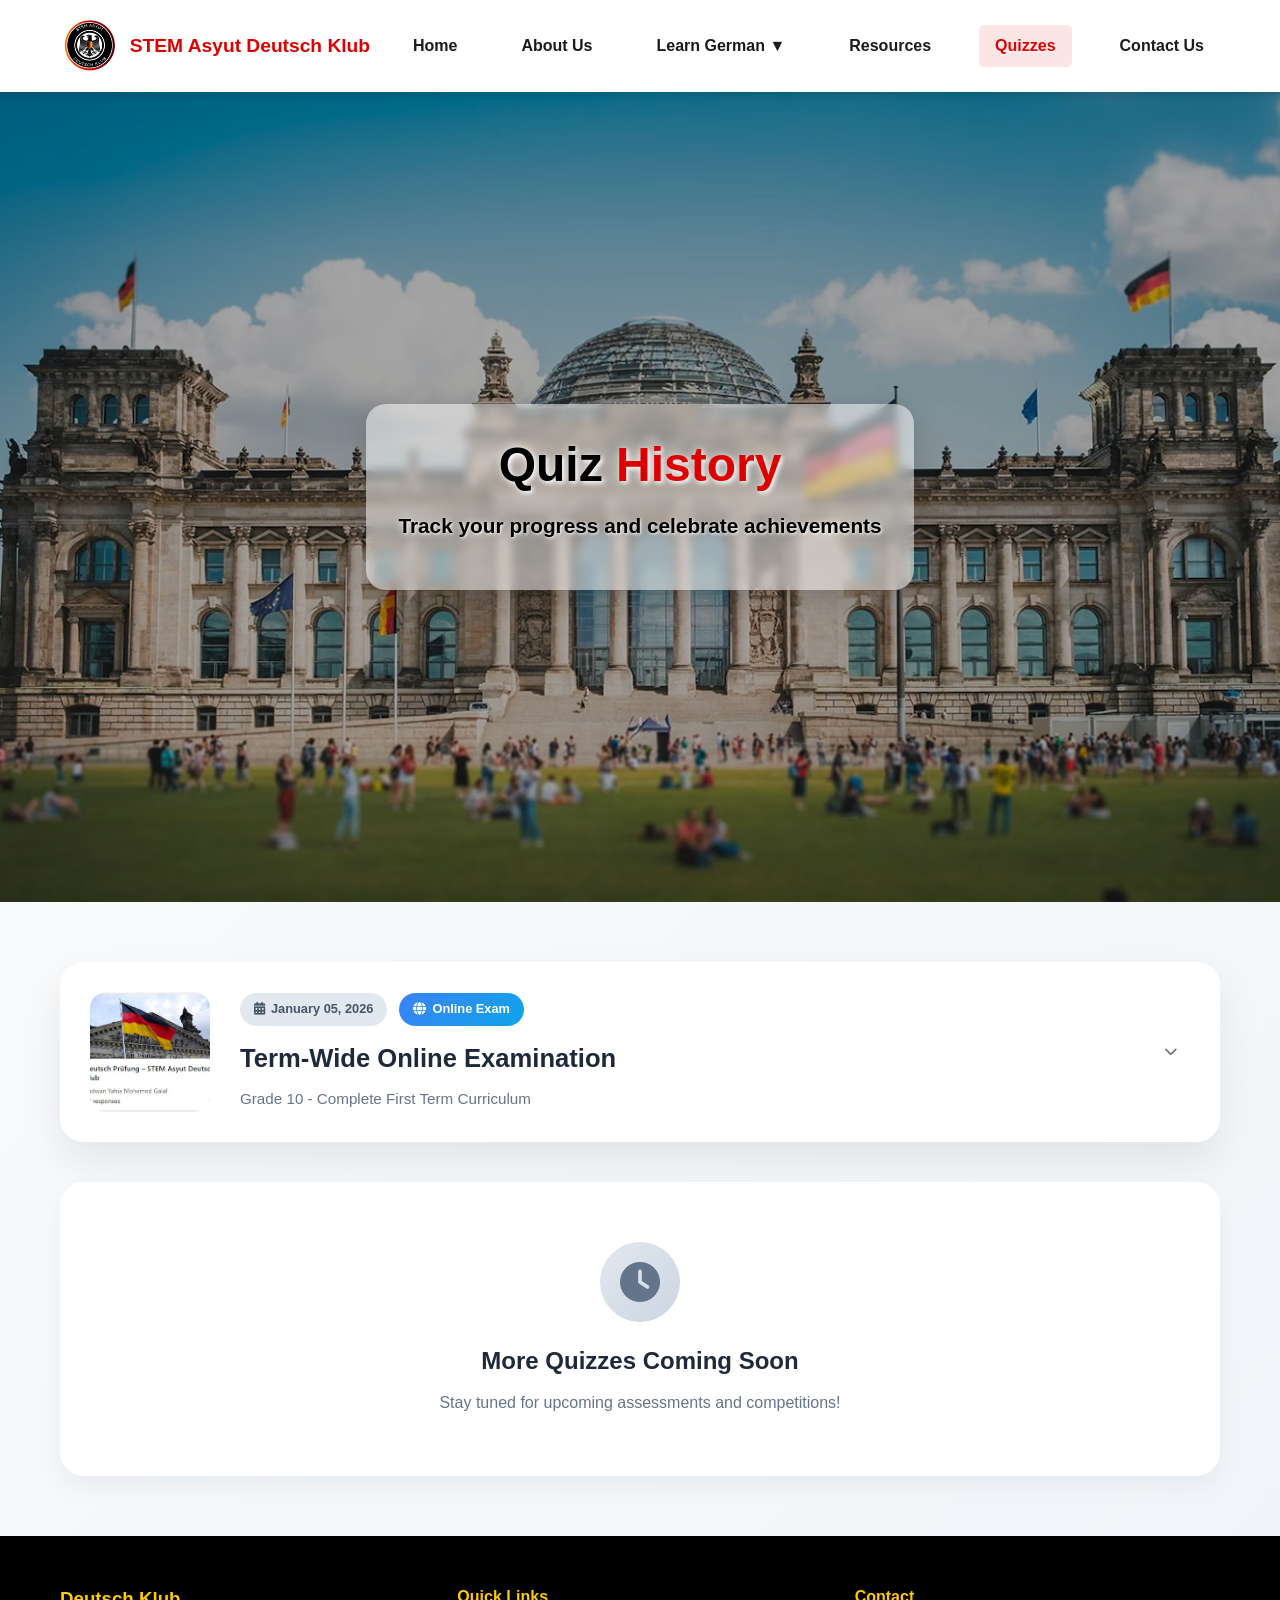
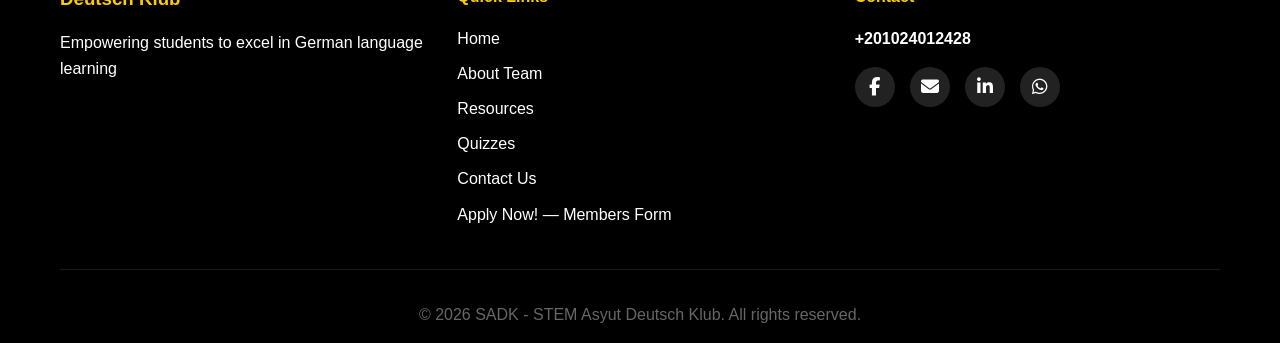
<file: pages/test-banks.html>
<!DOCTYPE html>
<html lang="en">
<head>
    <meta charset="UTF-8">
    <meta name="viewport" content="width=device-width, initial-scale=1.0">
    <title>Quiz History - Deutsch Klub</title>
    <link rel="stylesheet" href="../css/style.css">
    <link rel="stylesheet" href="../css/test-banks.css">
    <link rel="icon" type="image/png" href="../images/Logo.png">
    <link rel="stylesheet" href="https://cdnjs.cloudflare.com/ajax/libs/font-awesome/6.5.0/css/all.min.css">
</head>
<body>
    <!-- Navbar (نفس الكود القديم) -->
    <nav class="navbar">
        <div class="nav-container">
            <div class="nav-logo">
                <img src="../images/Logo.png" alt="Deutsch Klub Logo" class="logo-img">
                <span class="logo-text">STEM Asyut Deutsch Klub</span>
            </div>
            <ul class="nav-menu" id="navMenu">
                <li class="nav-item"><a href="../index.html" class="nav-link">Home</a></li>
                <li class="nav-item"><a href="about.html" class="nav-link">About Us</a></li>
                <li class="nav-item dropdown">
                    <a href="#" class="nav-link dropdown-toggle">Learn German ▼</a>
                    <ul class="dropdown-menu">
                        <li class="dropdown-item"><a href="Materials.html" class="dropdown-toggle-sub">Materials</a></li>
                        <li class="dropdown-item">
                            <a href="#" class="dropdown-toggle-sub">G10 ▼</a>
                            <ul class="dropdown-submenu">
                                <li class="dropdown-item"><a href="curriculum/g10/semester1/lektionen.html">Semester 1</a></li>
                                <li class="dropdown-item"><a href="curriculum/g10/semester2/lektionen.html">Semester 2</a></li>
                            </ul>
                        </li>
                        <li class="dropdown-item">
                            <a href="#" class="dropdown-toggle-sub">G11 ▼</a>
                            <ul class="dropdown-submenu">
                                <li class="dropdown-item"><a href="curriculum/g11/semester1/lektionen.html">Semester 1</a></li>
                                <li class="dropdown-item"><a href="curriculum/g11/semester2/lektionen.html">Semester 2</a></li>
                            </ul>
                        </li>
                    </ul>
                </li>
                <li class="nav-item"><a href="resources.html" class="nav-link">Resources</a></li>
                <li class="nav-item"><a href="test-banks.html" class="nav-link active">Quizzes</a></li>
                <li class="nav-item"><a href="contact.html" class="nav-link">Contact Us</a></li>
            </ul>
            <div class="hamburger" id="hamburger">
                <span></span><span></span><span></span>
            </div>
        </div>
    </nav>

    <!-- Hero Section -->
    <section class="hero">
        <div class="hero-background">
            <img src="../images/Bg.png" alt="Background" class="bg-image">
            <div class="overlay"></div>
        </div>
        <div class="hero-content">
            <h1 class="hero-title">Quiz <span class="highlight">History</span></h1>
            <p class="hero-subtitle">Track your progress and celebrate achievements</p>
        </div>
    </section>

    <!-- Quizzes Section -->
    <section class="quizzes-section">
        <div class="quizzes-container">
            
            <!-- Quiz Card: Term-Wide Online Examination -->
            <div class="quiz-card" id="quiz-term-wide">
                <div class="quiz-header">
                    <div class="quiz-image">
                        <img src="../images/Quiz.jpeg" alt="Term-Wide Online Examination">
                    </div>
                    <div class="quiz-info">
                        <div class="quiz-badge">
                            <span class="badge date-badge"><i class="fas fa-calendar-alt"></i> January 05, 2026</span>
                            <span class="badge type-badge"><i class="fas fa-globe"></i> Online Exam</span>
                        </div>
                        <h2 class="quiz-title">Term-Wide Online Examination</h2>
                        <p class="quiz-subtitle">Grade 10 - Complete First Term Curriculum</p>
                    </div>
                    <button class="toggle-details">
                        <i class="fas fa-chevron-down"></i>
                    </button>
                </div>
                
                <div class="quiz-details">
                    <!-- Stats Row -->
                    <div class="stats-row">
                        <div class="stat-card">
                            <i class="fas fa-users"></i>
                            <div class="stat-info">
                                <span class="stat-value">23</span>
                                <span class="stat-label">Participants</span>
                            </div>
                        </div>
                        <div class="stat-card">
                            <i class="fas fa-chart-line"></i>
                            <div class="stat-info">
                                <span class="stat-value">25.8 / 30</span>
                                <span class="stat-label">Average Score</span>
                            </div>
                        </div>
                        <div class="stat-card">
                            <i class="fas fa-clock"></i>
                            <div class="stat-info">
                                <span class="stat-value">27:44</span>
                                <span class="stat-label">Average Time</span>
                            </div>
                        </div>
                        <div class="stat-card">
                            <i class="fas fa-trophy"></i>
                            <div class="stat-info">
                                <span class="stat-value">9</span>
                                <span class="stat-label">Top Performers</span>
                            </div>
                        </div>
                    </div>

                    <!-- Description -->
                    <div class="description-box">
                        <h3><i class="fas fa-info-circle"></i> About the Exam</h3>
                        <p>The club administered a comprehensive online exam on January 5, 2026, testing the complete Grade 10 term curriculum. Designed to evaluate core skills under realistic conditions, the exam was taken by 23 students.</p>
                        <p>Participants demonstrated strong understanding, achieving an impressive average score of 26.3/30 with an average completion time of 27.44 minutes. Top performers were recognized with official certificates and prizes, highlighting the success of the term's learning program.</p>
                    </div>

                    <!-- Leaderboard -->
                    <div class="leaderboard-box">
                        <h3><i class="fas fa-trophy"></i> Top Performers</h3>
                        <div class="leaderboard-grid">
                            <div class="leaderboard-category gold">
                                <div class="category-header">
                                    <i class="fas fa-crown"></i>
                                    <h4>First Place</h4>
                                </div>
                                <ul class="winner-list">
                                    <li>🏆 Magdy Mohammed Mahmoud Mostafa</li>
                                    <li>🏆 Demiana Hany Samir</li>
                                    <li>🏆 Mariam Shenoda</li>
                                </ul>
                            </div>
                            <div class="leaderboard-category silver">
                                <div class="category-header">
                                    <i class="fas fa-medal"></i>
                                    <h4>Second Place</h4>
                                </div>
                                <ul class="winner-list">
                                    <li>🥈 Nada Sameh Sayed</li>
                                    <li>🥈 Rawan Mohamed Ali</li>
                                </ul>
                            </div>
                            <div class="leaderboard-category bronze">
                                <div class="category-header">
                                    <i class="fas fa-medal"></i>
                                    <h4>Third Place</h4>
                                </div>
                                <ul class="winner-list">
                                    <li>🥉 Sondos Ali Abdallah</li>
                                    <li>🥉 omnia Rageb</li>
                                    <li>🥉 Yasmine Mohamed Ibrahim</li>
                                    <li>🥉 Marwan Mohamed</li>
                                </ul>
                            </div>
                        </div>
                    </div>

                    <!-- Certificates (Award Cards) -->
                    <div class="certificates-box">
                        <h3><i class="fas fa-certificate"></i> Award Certificates</h3>
                        <p class="certificates-note">🎓 9 certificates were awarded to top performers</p>

                        <!-- First Place (Gold) -->
                        <div class="award-section">
                            <div class="award-title">
                                <i class="fas fa-crown"></i>
                                <h4>🥇 First Place</h4>
                            </div>
                            <div class="certificates-grid">
                                <div class="certificate-card certificate-first">
                                    <div class="cert-medal">🥇</div>
                                    <img src="../images/Magdy.jpeg" alt="Magdy Mohammed Mahmoud Mostafa" class="cert-image">
                                    <h4 class="cert-name">Magdy Mohammed<br>Mahmoud Mostafa</h4>
                                    <p class="cert-rank">1st Place Winner</p>
                                    <div class="cert-actions">
                                        <a href="https://drive.google.com/file/d/1v60hjfz5RdnKHJNEwA3O6BG3Wtpbw3fh/view?usp=drive_link" target="_blank" class="cert-btn">View Certificate</a>
                                    </div>
                                </div>
                                <div class="certificate-card certificate-first">
                                    <div class="cert-medal">🥇</div>
                                    <img src="../images/Demiana Hany.jpeg" alt="Demiana Hany Samir" class="cert-image">
                                    <h4 class="cert-name">Demiana Hany<br>Samir</h4>
                                    <p class="cert-rank">1st Place Winner</p>
                                    <div class="cert-actions">
                                        <a href="https://drive.google.com/file/d/14SPpqHADFOcwTb7egIZs5_hIed2eBFPI/view?usp=drive_link" target="_blank" class="cert-btn">View Certificate</a>
                                    </div>
                                </div>
                                <div class="certificate-card certificate-first">
                                    <div class="cert-medal">🥇</div>
                                    <img src="../images/Mariam Shenoda.jpeg" alt="Mariam Shenoda" class="cert-image">
                                    <h4 class="cert-name">Mariam<br>Shenoda</h4>
                                    <p class="cert-rank">1st Place Winner</p>
                                    <div class="cert-actions">
                                        <a href="https://drive.google.com/file/d/1kGII47_3l1FobrXR8REz2cmXRi2mBx52/view?usp=drive_link" target="_blank" class="cert-btn">View Certificate</a>
                                    </div>
                                </div>
                            </div>
                        </div>

                        <!-- Second Place (Silver) -->
                        <div class="award-section">
                            <div class="award-title">
                                <i class="fas fa-medal"></i>
                                <h4>🥈 Second Place</h4>
                            </div>
                            <div class="certificates-grid">
                                <div class="certificate-card certificate-second">
                                    <div class="cert-medal">🥈</div>
                                    <img src="../images/Nada Sameh.jpeg" alt="Nada Sameh Sayed" class="cert-image">
                                    <h4 class="cert-name">Nada Sameh<br>Sayed</h4>
                                    <p class="cert-rank">2nd Place Winner</p>
                                    <div class="cert-actions">
                                        <a href="https://drive.google.com/file/d/17xpBI-gIotDDuIcaMfjPITBE0GUZMsSI/view?usp=drive_link" target="_blank" class="cert-btn">View Certificate</a>
                                    </div>
                                </div>
                                <div class="certificate-card certificate-second">
                                    <div class="cert-medal">🥈</div>
                                    <img src="../images/Rawan Mohamed.jpeg" alt="Rawan Mohamed Ali" class="cert-image">
                                    <h4 class="cert-name">Rawan Mohamed<br>Ali</h4>
                                    <p class="cert-rank">2nd Place Winner</p>
                                    <div class="cert-actions">
                                        <a href="https://drive.google.com/file/d/1Bie_zvQCIiSAN0epcM2Hj5Oh7ChTtaSw/view?usp=drive_link" target="_blank" class="cert-btn">View Certificate</a>
                                    </div>
                                </div>
                            </div>
                        </div>

                        <!-- Third Place (Bronze) -->
                        <div class="award-section">
                            <div class="award-title">
                                <i class="fas fa-medal"></i>
                                <h4>🥉 Third Place</h4>
                            </div>
                            <div class="certificates-grid">
                                <div class="certificate-card certificate-third">
                                    <div class="cert-medal">🥉</div>
                                    <img src="../images/Sondos Ali.jpeg" alt="Sondos Ali Abdallah" class="cert-image">
                                    <h4 class="cert-name">Sondos Ali<br>Abdallah</h4>
                                    <p class="cert-rank">3rd Place Winner</p>
                                    <div class="cert-actions">
                                        <a href="https://drive.google.com/file/d/1Dtt87ny75jR358cxfBq5liuhHh8BO0L6/view?usp=drive_link" target="_blank" class="cert-btn">View Certificate</a>
                                    </div>
                                </div>
                                <div class="certificate-card certificate-third">
                                    <div class="cert-medal">🥉</div>
                                    <img src="../images/Omnia Ragab.jpeg" alt="Omnia Rageb" class="cert-image">
                                    <h4 class="cert-name">Omnia<br>Ragab</h4>
                                    <p class="cert-rank">3rd Place Winner</p>
                                    <div class="cert-actions">
                                        <a href="https://drive.google.com/file/d/1QGugpuHYCkxnHLhXUu_yhL_b9Hl9Y_S1/view?usp=drive_link" target="_blank" class="cert-btn">View Certificate</a>
                                    </div>
                                </div>
                                <div class="certificate-card certificate-third">
                                    <div class="cert-medal">🥉</div>
                                    <img src="../images/Yasmine Mohamed.jpeg" alt="Yasmine Mohamed Ibrahim" class="cert-image">
                                    <h4 class="cert-name">Yasmine Mohamed<br>Ibrahim</h4>
                                    <p class="cert-rank">3rd Place Winner</p>
                                    <div class="cert-actions">
                                        <a href="https://drive.google.com/file/d/1P3z0x6k3MRsVLV-aywakQW7mALeFuU5X/view?usp=drive_link" target="_blank" class="cert-btn">View Certificate</a>
                                    </div>
                                </div>
                                <div class="certificate-card certificate-third">
                                    <div class="cert-medal">🥉</div>
                                    <img src="../images/Marwan Mohamed .jpeg" alt="Marwan Mohamed" class="cert-image">
                                    <h4 class="cert-name">Marwan<br>Mohamed</h4>
                                    <p class="cert-rank">3rd Place Winner</p>
                                    <div class="cert-actions">
                                        <a href="https://drive.google.com/file/d/1EpEkBSrkfD69LpymoA3xsyPqMpCvhQsC/view?usp=drive_link" target="_blank" class="cert-btn">View Certificate</a>
                                    </div>
                                </div>
                            </div>
                        </div>

                        <div style="text-align: center; margin-top: 30px;">
                            <a href="https://drive.google.com/drive/folders/1ptJxrImQt0Ow97rMrpy3lIaok-kzohJ3" target="_blank" class="btn btn-secondary">
                                <i class="fab fa-google-drive"></i> Open Full Certificates Folder
                            </a>
                        </div>
                    </div>

                    <!-- Full Analysis Link -->
                    <div class="analysis-link">
                        <a href="https://forms.office.com/Pages/AnalysisPage.aspx?AnalyzerToken=8jTa6AMpSHj2GgAJ7ZzhoGHErZoHLUDG&id=MueKh8VZ40CNSZHnmIvM_czKrAwWvhpMm8hjuJG-iuRUMUc3NVpMMDE2S0dTTEwwUkdIS0hGU0NCTy4u" target="_blank" class="btn btn-primary">
                            <i class="fas fa-chart-bar"></i> View Full Analysis
                        </a>
                    </div>
                </div>
            </div>

            <!-- Future Quizzes -->
            <div class="future-quizzes">
                <div class="future-icon">
                    <i class="fas fa-clock"></i>
                </div>
                <h3>More Quizzes Coming Soon</h3>
                <p>Stay tuned for upcoming assessments and competitions!</p>
            </div>

        </div>
    </section>

    <!-- Footer -->
    <footer class="footer">
        <div class="container">
            <div class="footer-content">
                <div class="footer-section">
                    <h3>Deutsch Klub</h3>
                    <p>Empowering students to excel in German language learning</p>
                </div>
                <div class="footer-section">
                    <h4>Quick Links</h4>
                    <ul>
                        <li><a href="../index.html">Home</a></li>
                        <li><a href="about.html">About Team</a></li>
                        <li><a href="resources.html">Resources</a></li>
                        <li><a href="test-banks.html">Quizzes</a></li>
                        <li><a href="contact.html">Contact Us</a></li>
                        <li>
                            <a href="https://docs.google.com/forms/d/e/1FAIpQLScHW62ctySetNvA77ugYEDBZ3rTEvPl_3uHlcNOVpsYtgZROw/viewform?usp=header" 
                               target="_blank" 
                               rel="noopener noreferrer">
                                Apply Now! — Members Form
                            </a>
                        </li>
                    </ul>
                </div>
                <div class="footer-section">
                    <h4>Contact</h4>
                    <p class="contact-number">+201024012428</p>
                    <div class="social-icons">
                        <a href="https://www.facebook.com/profile.php?id=61564110370482" target="_blank"><i class="fab fa-facebook-f"></i></a>
                        <a href="mailto:stemasyutdeutschklub@gmail.com" target="_blank"><i class="fas fa-envelope"></i></a>
                        <a href="https://www.linkedin.com/company/stem-asyut-deutsch-klub/" target="_blank"><i class="fab fa-linkedin-in"></i></a>
                        <a href="https://whatsapp.com/channel/0029VbBIB41ISTkC7JuaUb1q" target="_blank"><i class="fab fa-whatsapp"></i></a>
                    </div>
                </div>
            </div>
            <div class="footer-bottom">
                <p>&copy; 2026 SADK - STEM Asyut Deutsch Klub. All rights reserved.</p>
            </div>
        </div>
    </footer>

    <script src="../js/main.js"></script>
    <script src="../js/test-banks.js"></script>
</body>
</html>
</file>
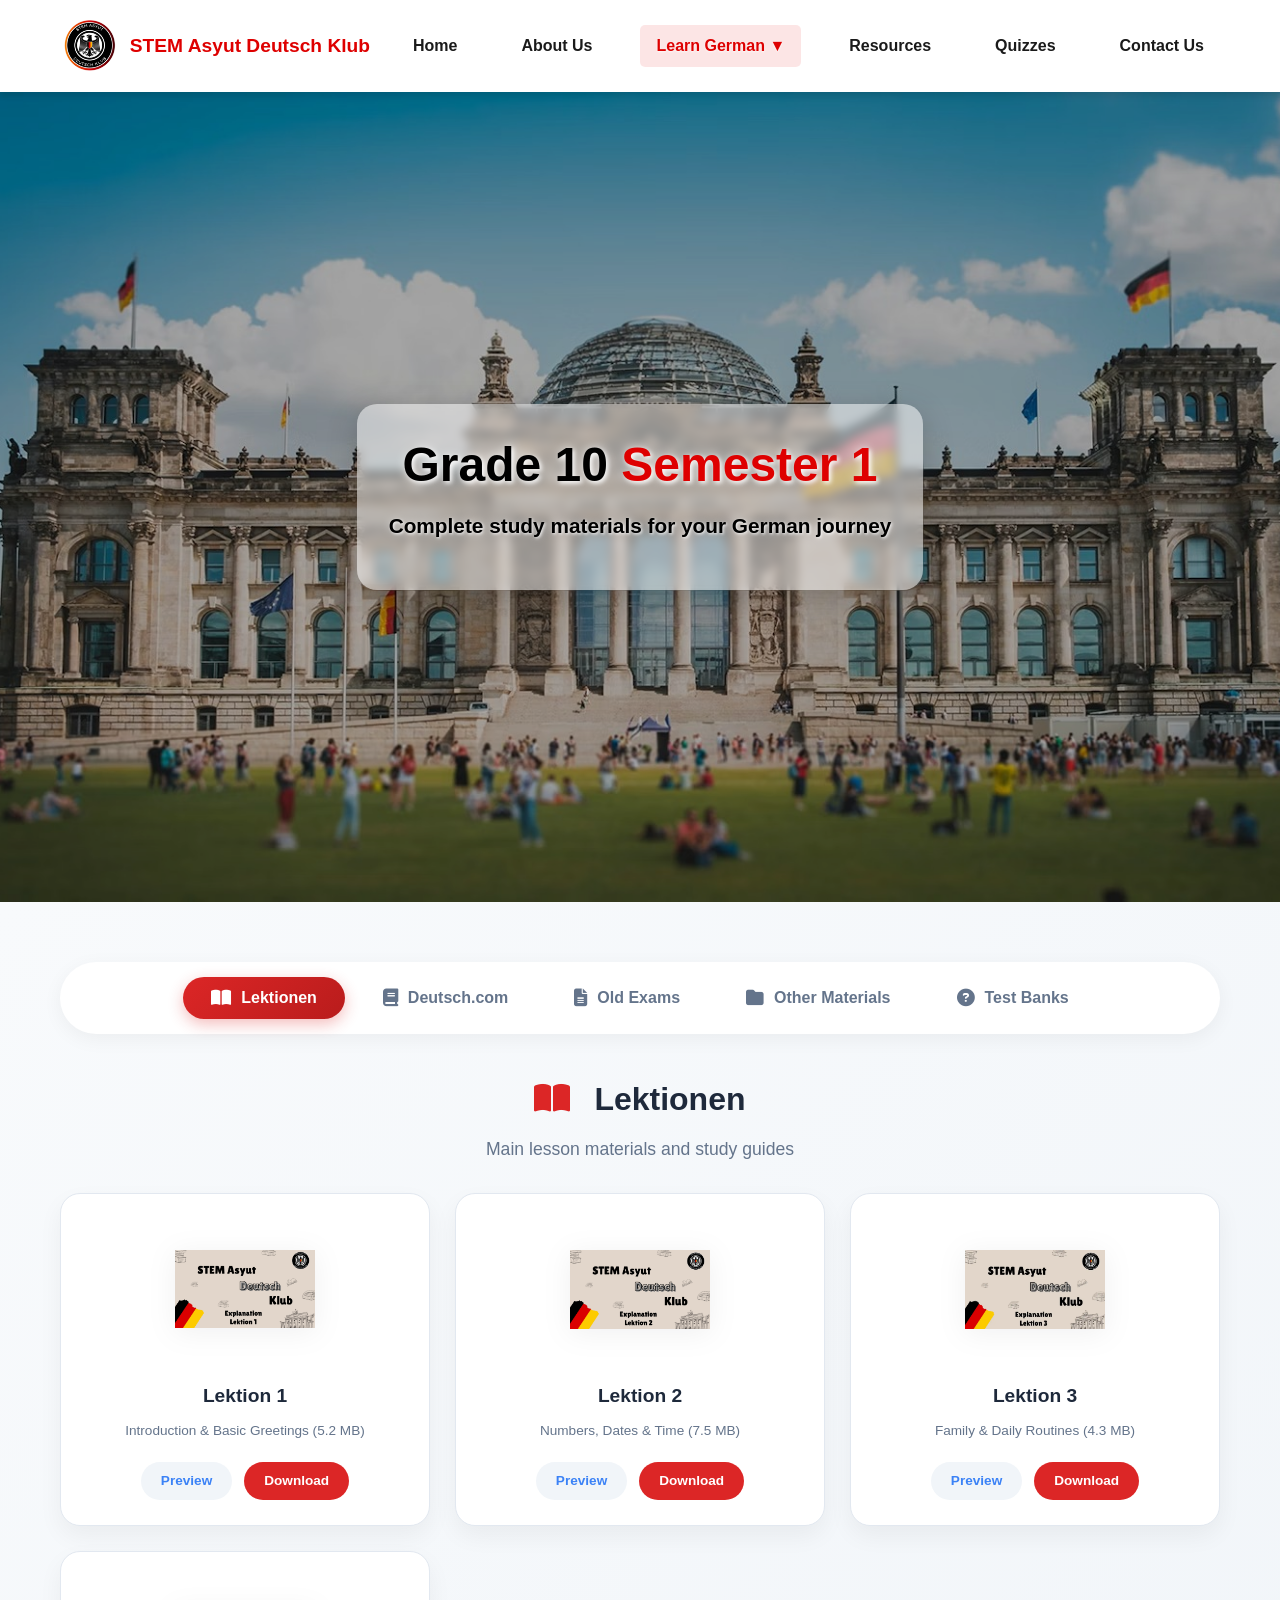
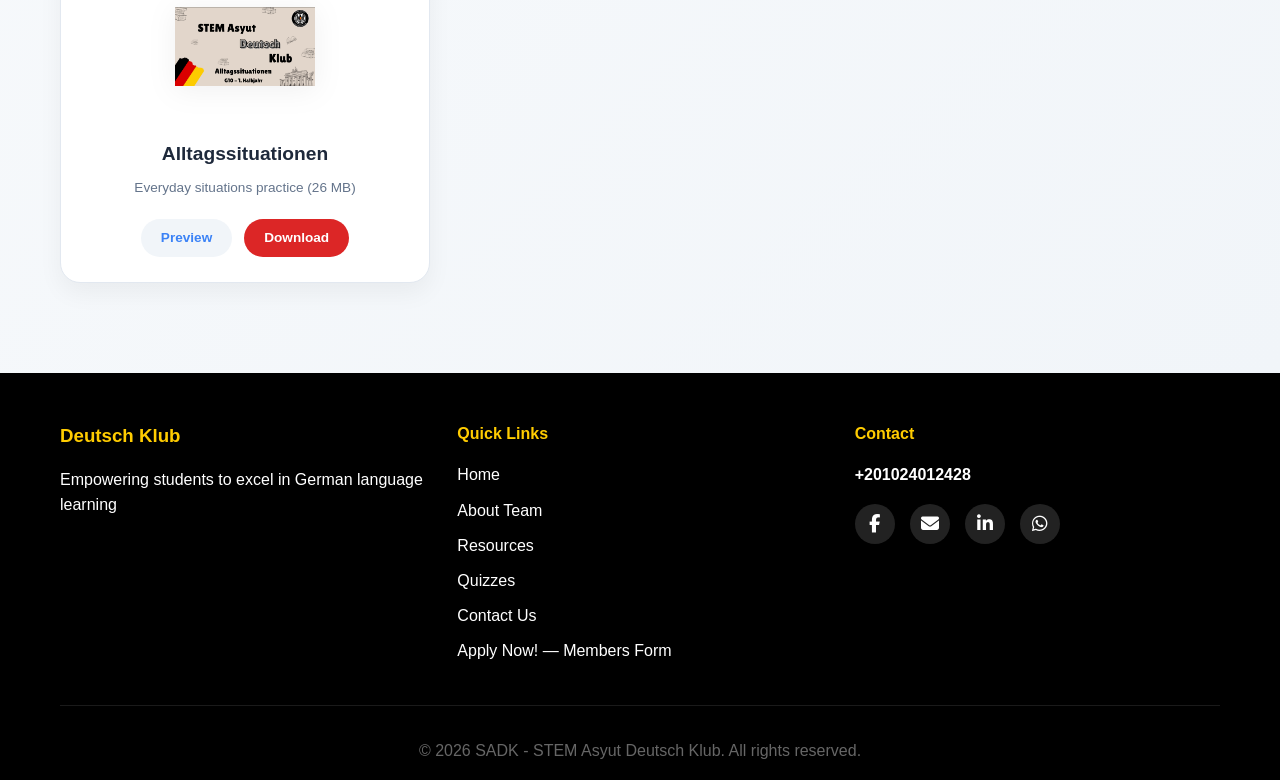
<file: pages/curriculum/g10/semester1/lektionen.html>
<!DOCTYPE html>
<html lang="en">
<head>
    <meta charset="UTF-8">
    <meta name="viewport" content="width=device-width, initial-scale=1.0">
    <title>G10 Semester 1 - Study Materials | Deutsch Klub</title>
    <link rel="icon" type="image/png" href="../../../../images/Logo.png">
    <link rel="stylesheet" href="../../../../css/style.css">
    <link rel="stylesheet" href="../../../../css/lektionen.css">
    <link rel="stylesheet" href="https://cdnjs.cloudflare.com/ajax/libs/font-awesome/6.5.0/css/all.min.css">
</head>
<body>
    <!-- Navbar -->
    <nav class="navbar">
        <div class="nav-container">
            <div class="nav-logo">
                <img src="../../../../images/Logo.png" alt="Deutsch Klub Logo" class="logo-img">
                <span class="logo-text">STEM Asyut Deutsch Klub</span>
            </div>
            <ul class="nav-menu" id="navMenu">
                <li class="nav-item"><a href="../../../../index.html" class="nav-link">Home</a></li>
                <li class="nav-item"><a href="../../../../pages/about.html" class="nav-link">About Us</a></li>
                <li class="nav-item dropdown">
                    <a href="#" class="nav-link dropdown-toggle active">Learn German ▼</a>
                    <ul class="dropdown-menu">
                        <li class="dropdown-item"><a href="../../../../pages/Materials.html" class="dropdown-toggle-sub">Materials</a></li>
                        <li class="dropdown-item">
                            <a href="#" class="dropdown-toggle-sub">G10 ▼</a>
                            <ul class="dropdown-submenu">
                                <li class="dropdown-item"><a href="lektionen.html" class="active">Semester 1</a></li>
                                <li class="dropdown-item"><a href="../semester2/lektionen.html">Semester 2</a></li>
                            </ul>
                        </li>
                        <li class="dropdown-item">
                            <a href="#" class="dropdown-toggle-sub">G11 ▼</a>
                            <ul class="dropdown-submenu">
                                <li class="dropdown-item"><a href="../../../../pages/curriculum/g11/semester1/lektionen.html">Semester 1</a></li>
                                <li class="dropdown-item"><a href="../../../../pages/curriculum/g11/semester2/lektionen.html">Semester 2</a></li>
                            </ul>
                        </li>
                    </ul>
                </li>
                <li class="nav-item"><a href="../../../../pages/resources.html" class="nav-link">Resources</a></li>
                <li class="nav-item"><a href="../../../../pages/test-banks.html" class="nav-link">Quizzes</a></li>
                <li class="nav-item"><a href="../../../../pages/contact.html" class="nav-link">Contact Us</a></li>
            </ul>
            <div class="hamburger" id="hamburger">
                <span></span><span></span><span></span>
            </div>
        </div>
    </nav>

    <!-- Hero Section -->
    <section class="hero">
        <div class="hero-background">
            <img src="../../../../images/Bg.png" alt="Background" class="bg-image">
            <div class="overlay"></div>
        </div>
        <div class="hero-content">
            <h1 class="hero-title">Grade 10 <span class="highlight">Semester 1</span></h1>
            <p class="hero-subtitle">Complete study materials for your German journey</p>
        </div>
    </section>

    <!-- Materials Section with Tabs -->
    <section class="materials-section">
        <div class="materials-container">
            
            <!-- Tab Navigation -->
            <div class="tab-navigation">
                <button class="tab-btn active" data-tab="lektionen">
                    <i class="fas fa-book-open"></i>
                    <span>Lektionen</span>
                </button>
                <button class="tab-btn" data-tab="deutschcom">
                    <i class="fas fa-book"></i>
                    <span>Deutsch.com</span>
                </button>
                <button class="tab-btn" data-tab="oldexams">
                    <i class="fas fa-file-alt"></i>
                    <span>Old Exams</span>
                </button>
                <button class="tab-btn" data-tab="other">
                    <i class="fas fa-folder"></i>
                    <span>Other Materials</span>
                </button>
                <button class="tab-btn" data-tab="testbanks">
                    <i class="fas fa-question-circle"></i>
                    <span>Test Banks</span>
                </button>
            </div>

            <!-- ============================================ -->
            <!-- TAB 1: Lektionen -->
            <!-- ============================================ -->
            <div class="tab-content active" id="tab-lektionen">
                <div class="content-header">
                    <h2><i class="fas fa-book-open"></i> Lektionen</h2>
                    <p>Main lesson materials and study guides</p>
                </div>
                <div class="files-grid">
                    <!-- Lektion 1 -->
                    <div class="file-card">
                        <img src="../../../../images/Lektioneins.png" alt="Lektion 1" class="file-image">
                        <h3>Lektion 1</h3>
                        <p>Introduction & Basic Greetings (5.2 MB)</p>
                        <div class="file-actions">
                            <a href="https://drive.google.com/file/d/1EGvBROY2uHfh8yyJsR10tAKxEDCGC_zr/preview" target="_blank" class="btn-preview">Preview</a>
                            <a href="https://drive.google.com/uc?export=download&id=1EGvBROY2uHfh8yyJsR10tAKxEDCGC_zr" class="btn-download">Download</a>
                        </div>
                    </div>
                    <!-- Lektion 2 -->
                    <div class="file-card">
                        <img src="../../../../images/Lektionzwei.png" alt="Lektion 2" class="file-image">
                        <h3>Lektion 2</h3>
                        <p>Numbers, Dates & Time (7.5 MB)</p>
                        <div class="file-actions">
                            <a href="https://drive.google.com/file/d/1_xPYQZZ4iyWDEvKjzj89i2geVcQZQ_NN/preview" target="_blank" class="btn-preview">Preview</a>
                            <a href="https://drive.google.com/uc?export=download&id=1_xPYQZZ4iyWDEvKjzj89i2geVcQZQ_NN" class="btn-download">Download</a>
                        </div>
                    </div>
                    <!-- Lektion 3 -->
                    <div class="file-card">
                        <img src="../../../../images/lektiondrei.png" alt="Lektion 3" class="file-image">
                        <h3>Lektion 3</h3>
                        <p>Family & Daily Routines (4.3 MB)</p>
                        <div class="file-actions">
                            <a href="https://drive.google.com/file/d/1Y5t9iHYsA8CdqXN9Cu2uD2KcL-NF1zQ-/preview" target="_blank" class="btn-preview">Preview</a>
                            <a href="https://drive.google.com/uc?export=download&id=1Y5t9iHYsA8CdqXN9Cu2uD2KcL-NF1zQ-" class="btn-download">Download</a>
                        </div>
                    </div>
                    <!-- Alltagssituationen -->
                    <div class="file-card">
                        <img src="../../../../images/alltagstionen.png" alt="Alltagssituationen" class="file-image">
                        <h3>Alltagssituationen</h3>
                        <p>Everyday situations practice (26 MB)</p>
                        <div class="file-actions">
                            <a href="https://drive.google.com/file/d/1GlGwolkk2ZIPOfCDXaW73F58kGIeBf2y/preview" target="_blank" class="btn-preview">Preview</a>
                            <a href="https://drive.google.com/uc?export=download&id=1GlGwolkk2ZIPOfCDXaW73F58kGIeBf2y" class="btn-download">Download</a>
                        </div>
                    </div>
                </div>
            </div>

            <!-- ============================================ -->
            <!-- TAB 2: Deutsch.com -->
            <!-- ============================================ -->
            <div class="tab-content" id="tab-deutschcom">
                <div class="content-header">
                    <h2><i class="fas fa-book"></i> Deutsch.com Books</h2>
                    <p>Complete A1 textbook series</p>
                </div>
                <div class="files-grid">
                    <!-- Deutsch.com Word List -->
                    <div class="file-card deutschcom-card">
                        <img src="../../../../images/kalemat.png" alt="قائمة الكلمات" class="file-image">
                        <h3>قائمة_كلمات_كتاب_Deutsch.com_A1</h3>
                        <p>All Words in Deutsch.com Book (3 MB)</p>
                        <div class="file-actions">
                            <a href="https://drive.google.com/file/d/1PesAQjg7z58-9TkpW5BYEMZr0_wNDCEC/preview" target="_blank" class="btn-preview">Preview</a>
                            <a href="https://drive.google.com/uc?export=download&id=1PesAQjg7z58-9TkpW5BYEMZr0_wNDCEC" class="btn-download">Download</a>
                        </div>
                    </div>
                    <!-- Deutsch.com Kursbuch -->
                    <div class="file-card deutschcom-card">
                        <img src="../../../../images/Deutsch.com Kursbuch.png" alt="Deutsch.com Kursbuch" class="file-image">
                        <h3>Deutsch.com Kursbuch</h3>
                        <p>deutsch.com's main book (33.9 MB)</p>
                        <div class="file-actions">
                            <a href="https://drive.google.com/file/d/1BI5tyHlO7rBC-nVnlk8Kvl7yz7G8yJvX/preview" target="_blank" class="btn-preview">Preview</a>
                            <a href="https://drive.google.com/uc?export=download&id=1BI5tyHlO7rBC-nVnlk8Kvl7yz7G8yJvX" class="btn-download">Download</a>
                        </div>
                    </div>
                    <!-- Deutsch.com Arbeitsbuch -->
                    <div class="file-card deutschcom-card">
                        <img src="../../../../images/Arbeitsbuch.png" alt="Deutsch.com Arbeitsbuch" class="file-image">
                        <h3>Deutsch.com Arbeitsbuch</h3>
                        <p>The Testbank of deutsch.com book (34.8 MB)</p>
                        <div class="file-actions">
                            <a href="https://drive.google.com/file/d/1MxzJZsPzDXNNzUxINShr6b4kFdEmUsIk/preview" target="_blank" class="btn-preview">Preview</a>
                            <a href="https://drive.google.com/uc?export=download&id=1MxzJZsPzDXNNzUxINShr6b4kFdEmUsIk" class="btn-download">Download</a>
                        </div>
                    </div>
                </div>
            </div>

            <!-- ============================================ -->
            <!-- TAB 3: Old Exams -->
            <!-- ============================================ -->
            <div class="tab-content" id="tab-oldexams">
                <div class="content-header">
                    <h2><i class="fas fa-file-alt"></i> Old Exams</h2>
                    <p>Previous exams for practice and preparation</p>
                </div>
                
                <!-- Midterm -->
                <div class="exam-section">
                    <h3 class="section-subtitle"><i class="fas fa-pen-fancy"></i> Midterm Exam</h3>
                    <div class="files-grid">
                        <div class="file-card">
                            <img src="../../../../images/Midtermexam.png" alt="Midterm Exam" class="file-image">
                            <h3>deutsch - Midterm - G10 - first Term.pdf</h3>
                            <p>Midterm exam - First term</p>
                            <div class="file-actions">
                                <a href="https://drive.google.com/file/d/1PoeiuAsmDOFqcFreuVwFUX_19vxNFkwM/preview" target="_blank" class="btn-preview">Preview</a>
                                <a href="https://drive.google.com/uc?export=download&id=1PoeiuAsmDOFqcFreuVwFUX_19vxNFkwM" class="btn-download">Download</a>
                            </div>
                        </div>
                    </div>
                </div>

                <!-- Finals Exams -->
                <div class="exam-section">
                    <h3 class="section-subtitle"><i class="fas fa-star"></i> Final Exams</h3>
                    <div class="files-grid">
                        <!-- Final 2023 -->
                        <div class="file-card">
                            <img src="../../../../images/Final2023-2024g10.png" alt="Final 2023" class="file-image">
                            <h3>Final 2023</h3>
                            <p>First Term Exam 2023-2024 (1.3 MB)</p>
                            <div class="file-actions">
                                <a href="https://drive.google.com/file/d/1pz2gacBZOmjafsD798y2mDhRC-nMmjKC/preview" target="_blank" class="btn-preview">Preview</a>
                                <a href="https://drive.google.com/uc?export=download&id=1pz2gacBZOmjafsD798y2mDhRC-nMmjKC" class="btn-download">Download</a>
                            </div>
                        </div>
                        <!-- F.idk -->
                        <div class="file-card">
                            <img src="../../../../images/f.idk.png" alt="F.idk" class="file-image">
                            <h3>F.idk</h3>
                            <p>امتحان ستيم اولى ثانوي 2 (160 KB)</p>
                            <div class="file-actions">
                                <a href="https://drive.google.com/file/d/1sMv7c7-3Etzr3njxEbb8zNIQaYn3HhBI/preview" target="_blank" class="btn-preview">Preview</a>
                                <a href="https://drive.google.com/uc?export=download&id=1sMv7c7-3Etzr3njxEbb8zNIQaYn3HhBI" class="btn-download">Download</a>
                            </div>
                        </div>
                        <!-- F.idk 2 -->
                        <div class="file-card">
                            <img src="../../../../images/F.idk2.png" alt="F.idk 2" class="file-image">
                            <h3>F.idk 2</h3>
                            <p>امتحان اولى ستيم (149 KB)</p>
                            <div class="file-actions">
                                <a href="https://drive.google.com/file/d/1fqAIbUSgLB_pUuGfPzO1EjGUFLlR--2t/preview" target="_blank" class="btn-preview">Preview</a>
                                <a href="https://drive.google.com/uc?export=download&id=1fqAIbUSgLB_pUuGfPzO1EjGUFLlR--2t" class="btn-download">Download</a>
                            </div>
                        </div>
                        <!-- Final 2019 -->
                        <div class="file-card">
                            <img src="../../../../images/Final2019.png" alt="Final 2019" class="file-image">
                            <h3>Final 2019</h3>
                            <p>First Term Exam 2019-2020 (1.2 MB)</p>
                            <div class="file-actions">
                                <a href="https://drive.google.com/file/d/1vQEGGCoC3Diyp_in77CB_Y3hRKNGI4bL/preview" target="_blank" class="btn-preview">Preview</a>
                                <a href="https://drive.google.com/uc?export=download&id=1vQEGGCoC3Diyp_in77CB_Y3hRKNGI4bL" class="btn-download">Download</a>
                            </div>
                        </div>
                    </div>
                </div>

                <!-- F.idk3 Folder -->
                <div class="exam-section">
                    <h3 class="section-subtitle"><i class="fas fa-images"></i> F.idk3</h3>
                    <div class="folder-embed">
                        <iframe src="https://drive.google.com/embeddedfolderview?id=1CIDU5nFRg5HGHgVFjO8nF1F6EVYt-TIW#grid" width="100%" height="400" style="border:0; border-radius: 16px;"></iframe>
                    </div>
                    <div style="text-align: center; margin-top: 15px;">
                        <a href="https://drive.google.com/drive/folders/1CIDU5nFRg5HGHgVFjO8nF1F6EVYt-TIW" target="_blank" class="btn btn-secondary">
                            <i class="fas fa-external-link-alt"></i> Open Folder
                        </a>
                    </div>
                </div>
            </div>

            <!-- ============================================ -->
            <!-- TAB 4: Other Materials -->
            <!-- ============================================ -->
            <div class="tab-content" id="tab-other">
                <div class="content-header">
                    <h2><i class="fas fa-folder"></i> Other Materials</h2>
                    <p>Organized supplementary books, audio folders, and support resources</p>
                </div>

                <div class="other-section">
                    <h3 class="section-subtitle"><i class="fas fa-book-open"></i> A Grammatik</h3>
                    <div class="files-grid">
                        <div class="file-card other-card">
                            <img src="../../../../images/Agrammatik.png" alt="A Grammatik" class="file-image">
                            <h3>A Grammatik</h3>
                            <p>A Grammatik: Übungsgrammatik Deutsch als Fremdsprache, Sprachniveau A1 • A2 (10.9 MB)</p>
                            <div class="file-actions">
                                <a href="https://drive.google.com/file/d/1ct0WQzOnyRWp8X5zPDNArZrd_k2q-avl/preview" target="_blank" class="btn-preview">Preview</a>
                                <a href="https://drive.google.com/uc?export=download&id=1ct0WQzOnyRWp8X5zPDNArZrd_k2q-avl" class="btn-download">Download</a>
                            </div>
                        </div>
                        <div class="file-card other-card">
                            <img src="../../../../images/losss.png" alt="A Grammatik Lösungsheft" class="file-image">
                            <h3>A Grammatik Lösungsheft</h3>
                            <p>A Grammatik - Lösungsheft : Übungsgrammatik Deutsch als Fremdsprache, Sprachniveau A1 • A2 (609 KB)</p>
                            <div class="file-actions">
                                <a href="https://drive.google.com/file/d/1QEzXyqpMe3Fb6d4dQG1NQTHlVB-UMbJz/view?usp=drive_link" target="_blank" class="btn-preview">Preview</a>
                                <a href="https://drive.google.com/uc?export=download&id=1QEzXyqpMe3Fb6d4dQG1NQTHlVB-UMbJz" class="btn-download">Download</a>
                            </div>
                        </div>
                        <div class="file-card other-card">
                            <img src="../../../../images/audio.jpeg" alt="A Grammatik Audio" class="file-image">
                            <h3>Audio</h3>
                            <p>A Grammatik - Lösungsheft Audio files (folder link)</p>
                            <div class="file-actions">
                                <a href="https://drive.google.com/drive/folders/1ZUDwqOIE1drXWhX8ODtimK6p8DdGNXrB?usp=drive_link" target="_blank" class="btn-preview">Preview</a>
                                <a href="https://drive.google.com/drive/folders/1ZUDwqOIE1drXWhX8ODtimK6p8DdGNXrB?usp=drive_link" target="_blank" class="btn-download">Download</a>
                            </div>
                        </div>
                    </div>
                </div>

                <div class="other-section">
                    <h3 class="section-subtitle"><i class="fas fa-headphones"></i> Deutsch Intensiv Hören und Sprechen</h3>
                    <div class="files-grid">
                        <div class="file-card other-card">
                            <img src="../../../../images/horenundesprechen.png" alt="A1 Deutsch intensiv Hören und Sprechen" class="file-image">
                            <h3>A1 Deutsch intensiv Hören und Sprechen</h3>
                            <p>An intensive practice textbook designed to help beginner-level students develop German listening and speaking skills (5.9 MB)</p>
                            <div class="file-actions">
                                <a href="https://drive.google.com/file/d/1g1HgIyILFzsqPEMnG9ZOuoOn5pF47NsU/view?usp=drive_link" target="_blank" class="btn-preview">Preview</a>
                                <a href="https://drive.google.com/uc?export=download&id=1g1HgIyILFzsqPEMnG9ZOuoOn5pF47NsU" class="btn-download">Download</a>
                            </div>
                        </div>
                        <div class="file-card other-card">
                            <img src="../../../../images/audioscript.png" alt="A1 Audioskript" class="file-image">
                            <h3>A1 Audioskript</h3>
                            <p>Hören und Sprechen A1 Audioskript (181 KB)</p>
                            <div class="file-actions">
                                <a href="https://drive.google.com/file/d/1_53i2u-fLThBGgIQcdF2vlGNDoP1hb2B/view?usp=drive_link" target="_blank" class="btn-preview">Preview</a>
                                <a href="https://drive.google.com/uc?export=download&id=1_53i2u-fLThBGgIQcdF2vlGNDoP1hb2B" class="btn-download">Download</a>
                            </div>
                        </div>
                        <div class="file-card other-card">
                            <img src="../../../../images/audio.jpeg" alt="Deutsch Intensiv Audio" class="file-image">
                            <h3>Audio</h3>
                            <p>A1 Deutsch Intensiv Hören & Sprechen_Das Training (folder link)</p>
                            <div class="file-actions">
                                <a href="https://drive.google.com/drive/folders/1iOQvLgzlV6YU3EO6JNpYW4dE3D_J4aGN?usp=drive_link" target="_blank" class="btn-preview">Preview</a>
                                <a href="https://drive.google.com/drive/folders/1iOQvLgzlV6YU3EO6JNpYW4dE3D_J4aGN?usp=drive_link" target="_blank" class="btn-download">Download</a>
                            </div>
                        </div>
                    </div>
                </div>

                <div class="other-section">
                    <h3 class="section-subtitle"><i class="fas fa-volume-up"></i> Deutsch üben - Hören und Sprechen A1</h3>
                    <div class="files-grid">
                        <div class="file-card other-card">
                            <img src="../../../../images/DEUTSCHUBERN.png" alt="Hören & Sprechen A1 Neu" class="file-image">
                            <h3>Hören &amp; Sprechen A1 Neu</h3>
                            <p>A practice book by Hueber for beginner listening and speaking skills (59.4 MB)</p>
                            <div class="file-actions">
                                <a href="https://drive.google.com/file/d/1FLwBZQ-A7lEL_Le0RDiJsMEIqEPMt0kW/view?usp=drive_link" target="_blank" class="btn-preview">Preview</a>
                                <a href="https://drive.google.com/uc?export=download&id=1FLwBZQ-A7lEL_Le0RDiJsMEIqEPMt0kW" class="btn-download">Download</a>
                            </div>
                        </div>
                        <div class="file-card other-card">
                            <img src="../../../../images/audio.jpeg" alt="Deutsch üben Audio" class="file-image">
                            <h3>Audio</h3>
                            <p>Hören und Sprechen A1 (MP3) folder (108 MB)</p>
                            <div class="file-actions">
                                <a href="https://drive.google.com/drive/folders/1dY4ERBa2qyQM6HaP4pPcAuRj1znQThdK?usp=drive_link" target="_blank" class="btn-preview">Preview</a>
                                <a href="https://drive.google.com/drive/folders/1dY4ERBa2qyQM6HaP4pPcAuRj1znQThdK?usp=drive_link" target="_blank" class="btn-download">Download</a>
                            </div>
                        </div>
                    </div>
                </div>

                <div class="other-section">
                    <h3 class="section-subtitle"><i class="fas fa-book-reader"></i> Deutsch üben - Lesen und Schreiben A1</h3>
                    <div class="files-grid">
                        <div class="file-card other-card">
                            <img src="../../../../images/Lesenundschreiben.png" alt="Lesen und Schreiben A1" class="file-image">
                            <h3>Deutsch üben - Lesen und Schreiben A1</h3>
                            <p>Practice book with reading and writing exercises for A1 learners (13.2 MB)</p>
                            <div class="file-actions">
                                <a href="https://drive.google.com/file/d/1VO77sKSruz0llOPUYlAp_XzvkO_QzCVW/view?usp=drive_link" target="_blank" class="btn-preview">Preview</a>
                                <a href="https://drive.google.com/uc?export=download&id=1VO77sKSruz0llOPUYlAp_XzvkO_QzCVW" class="btn-download">Download</a>
                            </div>
                        </div>
                    </div>
                </div>

                <div class="other-section">
                    <h3 class="section-subtitle"><i class="fas fa-globe"></i> Deutsch.com</h3>
                    <div class="files-grid">
                        <div class="file-card other-card">
                            <img src="../../../../images/kalemat.png" alt="قائمة كلمات Deutsch.com" class="file-image">
                            <h3>قائمة_كلمات_كتاب_Deutsch.com_A1</h3>
                            <p>All Words in Deutsch.com Book (3 MB)</p>
                            <div class="file-actions">
                                <a href="https://drive.google.com/file/d/1U1OHRflmyxThUhbe0UJxvyKaVQWo8aqq/view?usp=drive_link" target="_blank" class="btn-preview">Preview</a>
                                <a href="https://drive.google.com/uc?export=download&id=1U1OHRflmyxThUhbe0UJxvyKaVQWo8aqq" class="btn-download">Download</a>
                            </div>
                        </div>
                        <div class="file-card other-card">
                            <img src="../../../../images/Deutsch.com Kursbuch.png" alt="Deutsch.com Kursbuch" class="file-image">
                            <h3>Deutsch.com Kursbuch</h3>
                            <p>Deutsch.com's main book (33.9 MB)</p>
                            <div class="file-actions">
                                <a href="https://drive.google.com/file/d/1v8_jE5zjFp5wEOhm353sWtU4FNlYYluB/view?usp=drive_link" target="_blank" class="btn-preview">Preview</a>
                                <a href="https://drive.google.com/uc?export=download&id=1v8_jE5zjFp5wEOhm353sWtU4FNlYYluB" class="btn-download">Download</a>
                            </div>
                        </div>
                        <div class="file-card other-card">
                            <img src="../../../../images/Arbeitsbuch.png" alt="Deutsch.com Arbeitsbuch" class="file-image">
                            <h3>Deutsch.com Arbeitsbuch</h3>
                            <p>The Testbank of deutsch.com book (34.8 MB)</p>
                            <div class="file-actions">
                                <a href="https://drive.google.com/file/d/1d2RkzGwBRLgIvCqcHuz5B_4hQibdP5d2/view?usp=drive_link" target="_blank" class="btn-preview">Preview</a>
                                <a href="https://drive.google.com/uc?export=download&id=1d2RkzGwBRLgIvCqcHuz5B_4hQibdP5d2" class="btn-download">Download</a>
                            </div>
                        </div>
                        <div class="file-card other-card">
                            <img src="../../../../images/altagggg.png" alt="مواقف ال 18 درس" class="file-image">
                            <h3>مواقف ال 18 درس كلهم</h3>
                            <p>مواقف ال 18 درس كلهم (1.2 MB)</p>
                            <div class="file-actions">
                                <a href="https://drive.google.com/file/d/17KSvuU6aqXmkQoHIjKi0kxT-H0NBdbXh/view?usp=drive_link" target="_blank" class="btn-preview">Preview</a>
                                <a href="https://drive.google.com/uc?export=download&id=17KSvuU6aqXmkQoHIjKi0kxT-H0NBdbXh" class="btn-download">Download</a>
                            </div>
                        </div>
                    </div>
                </div>

                <div class="other-section">
                    <h3 class="section-subtitle"><i class="fas fa-check-circle"></i> Grammatik aktiv A1-B1</h3>
                    <div class="files-grid">
                        <div class="file-card other-card">
                            <img src="../../../../images/grammatikaktiv.png" alt="Grammatik aktiv A1-B1" class="file-image">
                            <h3>Grammatik aktiv A1-B1</h3>
                            <p>Comprehensive German grammar resource for A1 to B1 learners (78.6 MB)</p>
                            <div class="file-actions">
                                <a href="https://drive.google.com/file/d/13yJ5z7YTmv5Gg-Z3E0G9YnLwzp5Z0-qR/view?usp=drive_link" target="_blank" class="btn-preview">Preview</a>
                                <a href="https://drive.google.com/uc?export=download&id=13yJ5z7YTmv5Gg-Z3E0G9YnLwzp5Z0-qR" class="btn-download">Download</a>
                            </div>
                        </div>
                        <div class="file-card other-card">
                            <img src="../../../../images/audio.jpeg" alt="Grammatik aktiv Audio" class="file-image">
                            <h3>Audio</h3>
                            <p>Grammatik aktiv A1-B1 Audios folder (612 MB)</p>
                            <div class="file-actions">
                                <a href="https://drive.google.com/drive/folders/1nhejYSqjqKLFd2Rk6wi-eY0_egLQgGjX?usp=drive_link" target="_blank" class="btn-preview">Preview</a>
                                <a href="https://drive.google.com/drive/folders/1nhejYSqjqKLFd2Rk6wi-eY0_egLQgGjX?usp=drive_link" target="_blank" class="btn-download">Download</a>
                            </div>
                        </div>
                    </div>
                </div>

                <div class="other-section">
                    <h3 class="section-subtitle"><i class="fas fa-user-tie"></i> Herr, Shehata</h3>
                    <div class="files-grid">
                        <div class="file-card other-card">
                            <img src="../../../../images/shehata.png" alt="A1 Herr, Shehata" class="file-image">
                            <h3>A1 Herr, Shehata</h3>
                            <p>ملزمات دروس الاستاذ شحاته لتعلم اللغة الالمانية (7.5 MB)</p>
                            <div class="file-actions">
                                <a href="https://drive.google.com/file/d/12-8_vEkaqGiU3cF3NKD9iIB-M-86CYDh/view?usp=drive_link" target="_blank" class="btn-preview">Preview</a>
                                <a href="https://drive.google.com/uc?export=download&id=12-8_vEkaqGiU3cF3NKD9iIB-M-86CYDh" class="btn-download">Download</a>
                            </div>
                        </div>
                    </div>
                </div>

                <div class="other-section">
                    <h3 class="section-subtitle"><i class="fas fa-network-wired"></i> Netzwerk Neu A1</h3>
                    <div class="files-grid">
                        <div class="file-card other-card">
                            <img src="../../../../images/Netzwerk Neu A1 - Kursbuch.png" alt="Netzwerk Neu A1 Kursbuch" class="file-image">
                            <h3>Netzwerk Neu A1 - Kursbuch</h3>
                            <p>Beginner-level textbook for everyday communication and Goethe course prep (15.3 MB)</p>
                            <div class="file-actions">
                                <a href="https://drive.google.com/file/d/1FArBSFN4PJZIR30VJQQ_V8-m5W6-IsSZ/view?usp=drive_link" target="_blank" class="btn-preview">Preview</a>
                                <a href="https://drive.google.com/uc?export=download&id=1FArBSFN4PJZIR30VJQQ_V8-m5W6-IsSZ" class="btn-download">Download</a>
                            </div>
                        </div>
                        <div class="file-card other-card">
                            <img src="../../../../images/Netzwerk Neu A1 - Übungsbuch.png" alt="Netzwerk Neu A1 Übungsbuch" class="file-image">
                            <h3>Netzwerk Neu A1 - Übungsbuch</h3>
                            <p>Workbook for vocabulary, grammar, and exam prep (104.6 MB)</p>
                            <div class="file-actions">
                                <a href="https://drive.google.com/file/d/1U3v8u-RNNMxFJy57-gTKwj82IJeOH08Y/view?usp=drive_link" target="_blank" class="btn-preview">Preview</a>
                                <a href="https://drive.google.com/uc?export=download&id=1U3v8u-RNNMxFJy57-gTKwj82IJeOH08Y" class="btn-download">Download</a>
                            </div>
                        </div>
                        <div class="file-card other-card">
                            <img src="../../../../images/dtoe.png" alt="NWn_A1 Glossar Deutsch-Englisch" class="file-image">
                            <h3>NWn_A1_Glossar_Deutsch-Englisch</h3>
                            <p>German-English glossary for Netzwerk Neu A1 (1.6 MB)</p>
                            <div class="file-actions">
                                <a href="https://drive.google.com/file/d/19JH3a_U9aDScMAVCDERUuw9QFUPZLkDB/view?usp=drive_link" target="_blank" class="btn-preview">Preview</a>
                                <a href="https://drive.google.com/uc?export=download&id=19JH3a_U9aDScMAVCDERUuw9QFUPZLkDB" class="btn-download">Download</a>
                            </div>
                        </div>
                        <div class="file-card other-card">
                            <img src="../../../../images/audio.jpeg" alt="Netzwerk Neu Audio" class="file-image">
                            <h3>Audio</h3>
                            <p>Audiosnetwork, Netzwerk Neu A1 folder (282 MB)</p>
                            <div class="file-actions">
                                <a href="https://drive.google.com/drive/folders/1qylk4NcXDpZNVGr30y-4XjYEtyY3SjN5?usp=drive_link" target="_blank" class="btn-preview">Preview</a>
                                <a href="https://drive.google.com/drive/folders/1qylk4NcXDpZNVGr30y-4XjYEtyY3SjN5?usp=drive_link" target="_blank" class="btn-download">Download</a>
                            </div>
                        </div>
                    </div>
                </div>
            </div>

            <!-- ============================================ -->
            <!-- TAB 5: Test Banks -->
            <!-- ============================================ -->
            <div class="tab-content" id="tab-testbanks">
                <div class="content-header">
                    <h2><i class="fas fa-question-circle"></i> Test Banks</h2>
                    <p>Practice questions and quizzes by topic</p>
                </div>
                
                <!-- Before Midterm Files -->
                <div class="exam-section">
                    <h3 class="section-subtitle"><i class="fas fa-calendar-week"></i> Before Midterm</h3>
                    <div class="files-grid">
                        <div class="file-card testbank-card">
                            <img src="../../../../images/TESTBANK1.png" alt="Testbank - Lektionen 1 und 2" class="file-image">
                            <h3>Testbank - Lektionen 1 und 2</h3>
                            <p>Testbank - Lektionen 1 und 2 - STEM Asyut Deutsch Klub (626 KB)</p>
                            <div class="file-actions">
                                <a href="https://drive.google.com/file/d/1bgTo9IhEeE4z14oGqYKyXuBZm6pZC49Y/view?usp=drive_link" target="_blank" class="btn-preview">Preview</a>
                                <a href="https://drive.google.com/uc?export=download&id=1bgTo9IhEeE4z14oGqYKyXuBZm6pZC49Y" class="btn-download">Download</a>
                            </div>
                        </div>
                        <div class="file-card testbank-card">
                            <img src="../../../../images/AY3ABAT.png" alt="Grammatik 10 - L 1, 2 A" class="file-image">
                            <h3>Grammatik 10 - L 1, 2 A</h3>
                            <p>Grammatik 10 - L 1, 2 A (2) (1) (176 KB)</p>
                            <div class="file-actions">
                                <a href="https://drive.google.com/file/d/1liCS7z1c5ZA1cajpMi_WxOXstCrxGYGL/view?usp=drive_link" target="_blank" class="btn-preview">Preview</a>
                                <a href="https://drive.google.com/uc?export=download&id=1liCS7z1c5ZA1cajpMi_WxOXstCrxGYGL" class="btn-download">Download</a>
                            </div>
                        </div>
                        <div class="file-card testbank-card">
                            <img src="../../../../images/FFFFFFFF.png" alt="Lektion 1 & 2 - Test (1)" class="file-image">
                            <h3>Lektion 1 & 2 - Test (1)</h3>
                            <p>Lektion 1 & 2 - Test (1) (227 KB)</p>
                            <div class="file-actions">
                                <a href="https://drive.google.com/file/d/1Hu9mveFZEkew-WHJNRGkO_g3L8xhnck7/view?usp=drive_link" target="_blank" class="btn-preview">Preview</a>
                                <a href="https://drive.google.com/uc?export=download&id=1Hu9mveFZEkew-WHJNRGkO_g3L8xhnck7" class="btn-download">Download</a>
                            </div>
                        </div>
                        <div class="file-card testbank-card">
                            <img src="../../../../images/EMAIL.png" alt="Schriftlicher Ausdruck L 1, 2 A - Antwort" class="file-image">
                            <h3>Schriftlicher Ausdruck L 1, 2 A - Antwort</h3>
                            <p>Schriftlicher Ausdruck L 1, 2 A - Antwort (165 KB)</p>
                            <div class="file-actions">
                                <a href="https://drive.google.com/file/d/18IdXnb-ONjoVZxceIogpjVx43koDrPCq/view?usp=drive_link" target="_blank" class="btn-preview">Preview</a>
                                <a href="https://drive.google.com/uc?export=download&id=18IdXnb-ONjoVZxceIogpjVx43koDrPCq" class="btn-download">Download</a>
                            </div>
                        </div>
                        <div class="file-card testbank-card">
                            <img src="../../../../images/FJLAS.png" alt="Wiederholt Texterfassung 10 - L 1, 2 A - Antwort (1)" class="file-image">
                            <h3>Wiederholt Texterfassung 10 - L 1, 2 A - Antwort (1)</h3>
                            <p>Wiederholt Texterfassung 10 - L 1, 2 A - Antwort (1) (205 KB)</p>
                            <div class="file-actions">
                                <a href="https://drive.google.com/file/d/1ZbMAkxUtcybxCN2v6bAbG_nuj2smKr7H/view?usp=drive_link" target="_blank" class="btn-preview">Preview</a>
                                <a href="https://drive.google.com/uc?export=download&id=1ZbMAkxUtcybxCN2v6bAbG_nuj2smKr7H" class="btn-download">Download</a>
                            </div>
                        </div>
                    </div>
                </div>

                <!-- After Midterm File -->
                <div class="exam-section">
                    <h3 class="section-subtitle"><i class="fas fa-calendar-check"></i> After Midterm</h3>
                    <div class="files-grid">
                        <div class="file-card testbank-card">
                            <img src="../../../../images/LEKTION23.png" alt="Testbank - Lektionen 2 und 3" class="file-image">
                            <h3>Testbank - Lektionen 2 und 3</h3>
                            <p>Testbank - Lektionen 2 und 3 - STEM Asyut Deutsch Klub (12.1 MB)</p>
                            <div class="file-actions">
                                <a href="https://drive.google.com/file/d/1vboRGbX_ufD-dsc-e3sJwSKReP-O41jN/preview" target="_blank" class="btn-preview">Preview</a>
                                <a href="https://drive.google.com/uc?export=download&id=1vboRGbX_ufD-dsc-e3sJwSKReP-O41jN" class="btn-download">Download</a>
                            </div>
                        </div>
                    </div>
                </div>

                <!-- Deutsch.com Test Bank -->
                <div class="exam-section">
                    <h3 class="section-subtitle"><i class="fas fa-book"></i> Deutsch.com Test Bank</h3>
                    <div class="files-grid">
                        <div class="file-card testbank-card">
                            <img src="../../../../images/Arbeitsbuch.png" alt="Deutsch.com Test Bank" class="file-image">
                            <h3>Deutsch.com Test Bank</h3>
                            <p>Workbook exercises for practice</p>
                            <div class="file-actions">
                                <a href="https://drive.google.com/file/d/19DqhUGIwUE1f_gsNhfOe8-nx_xyJUeD5/preview" target="_blank" class="btn-preview">Preview</a>
                                <a href="https://drive.google.com/uc?export=download&id=19DqhUGIwUE1f_gsNhfOe8-nx_xyJUeD5" class="btn-download">Download</a>
                            </div>
                        </div>
                    </div>
                </div>
            </div>

        </div>
    </section>

    <!-- Footer -->
    <footer class="footer">
        <div class="container">
            <div class="footer-content">
                <div class="footer-section">
                    <h3>Deutsch Klub</h3>
                    <p>Empowering students to excel in German language learning</p>
                </div>
                <div class="footer-section">
                    <h4>Quick Links</h4>
                    <ul>
                        <li><a href="../../../../index.html">Home</a></li>
                        <li><a href="../../../../pages/about.html">About Team</a></li>
                        <li><a href="../../../../pages/resources.html">Resources</a></li>
                        <li><a href="../../../../pages/test-banks.html">Quizzes</a></li>
                        <li><a href="../../../../pages/contact.html">Contact Us</a></li>
                        <li>
                            <a href="https://docs.google.com/forms/d/e/1FAIpQLScHW62ctySetNvA77ugYEDBZ3rTEvPl_3uHlcNOVpsYtgZROw/viewform?usp=header" 
                               target="_blank" 
                               rel="noopener noreferrer">
                                Apply Now! — Members Form
                            </a>
                        </li>
                    </ul>
                </div>
                <div class="footer-section">
                    <h4>Contact</h4>
                    <p class="contact-number">+201024012428</p>
                    <div class="social-icons">
                        <a href="https://www.facebook.com/profile.php?id=61564110370482" target="_blank"><i class="fab fa-facebook-f"></i></a>
                        <a href="mailto:stemasyutdeutschklub@gmail.com" target="_blank"><i class="fas fa-envelope"></i></a>
                        <a href="https://www.linkedin.com/company/stem-asyut-deutsch-klub/" target="_blank"><i class="fab fa-linkedin-in"></i></a>
                        <a href="https://whatsapp.com/channel/0029VbBIB41ISTkC7JuaUb1q" target="_blank"><i class="fab fa-whatsapp"></i></a>
                    </div>
                </div>
            </div>
            <div class="footer-bottom">
                <p>&copy; 2026 SADK - STEM Asyut Deutsch Klub. All rights reserved.</p>
            </div>
        </div>
    </footer>

    <script src="../../../../js/main.js"></script>
    <script src="../../../../js/lektionen.js"></script>
</body>
</html>
</file>
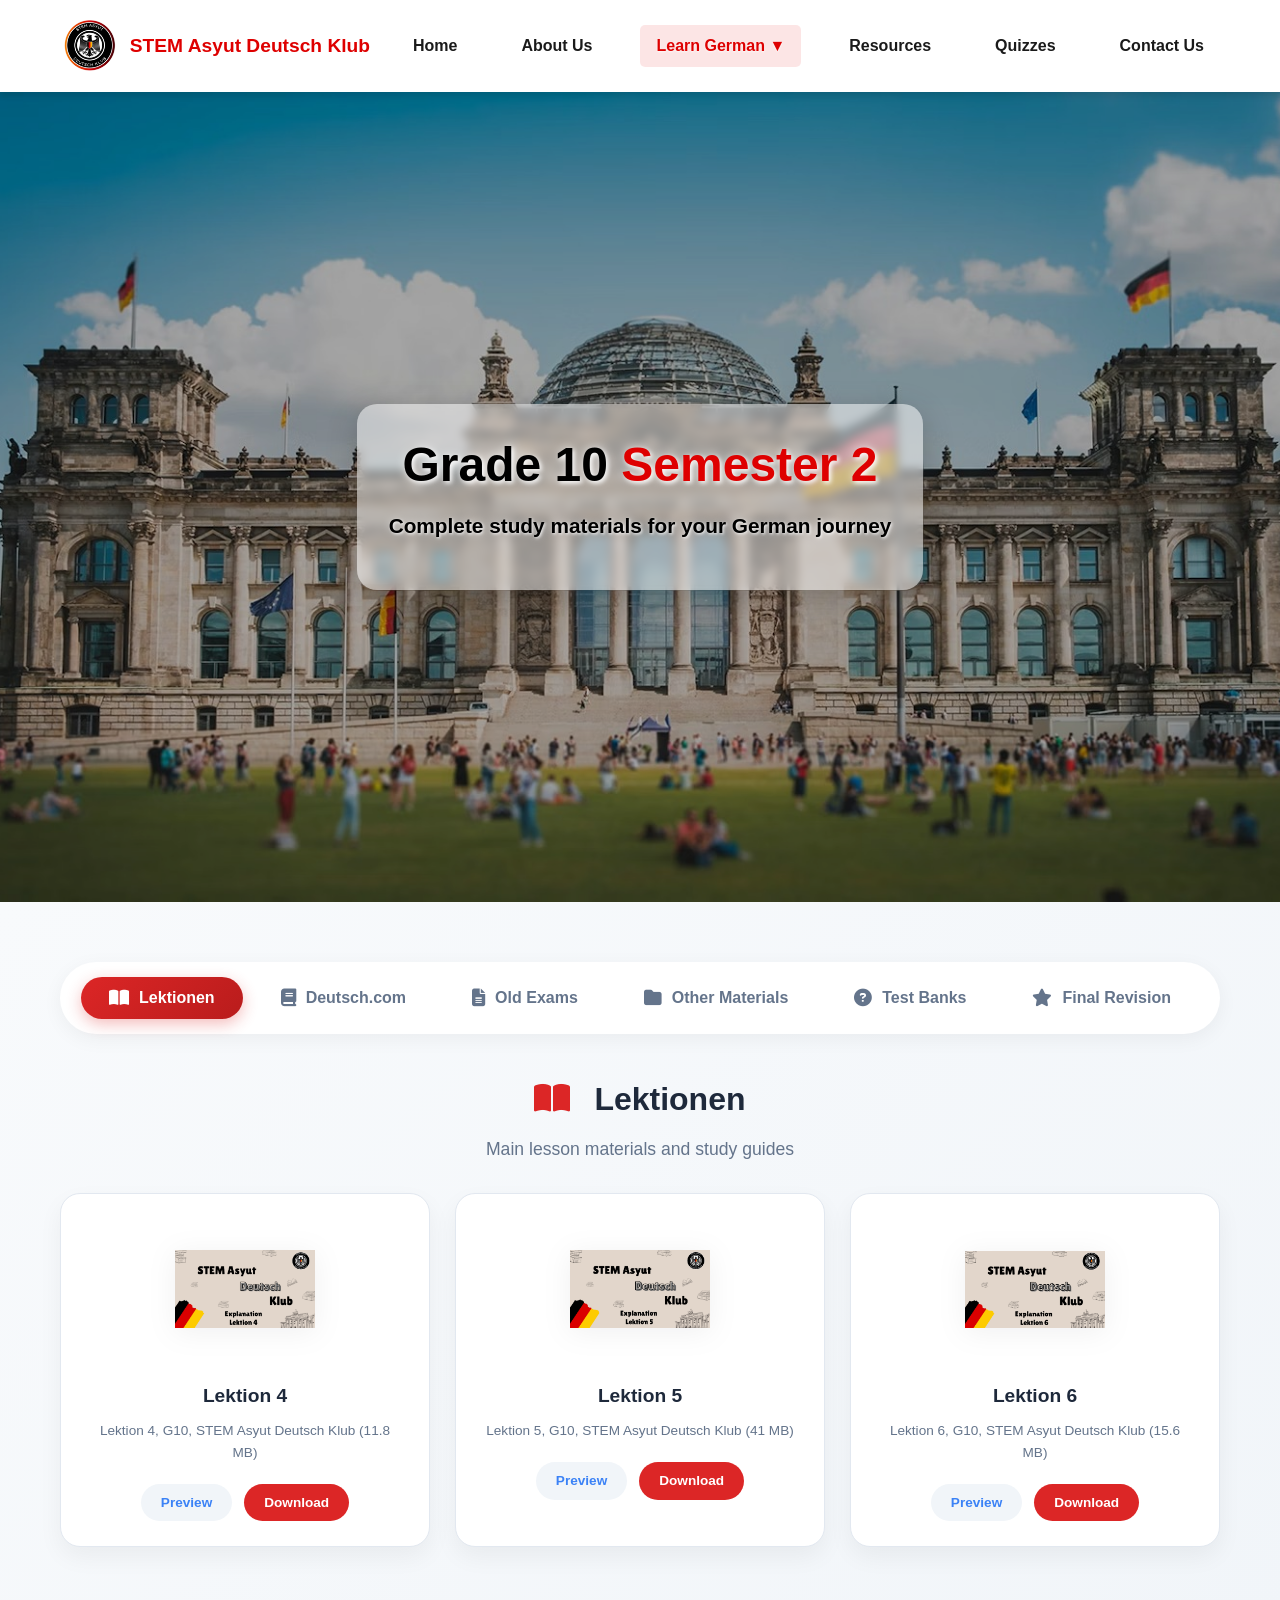
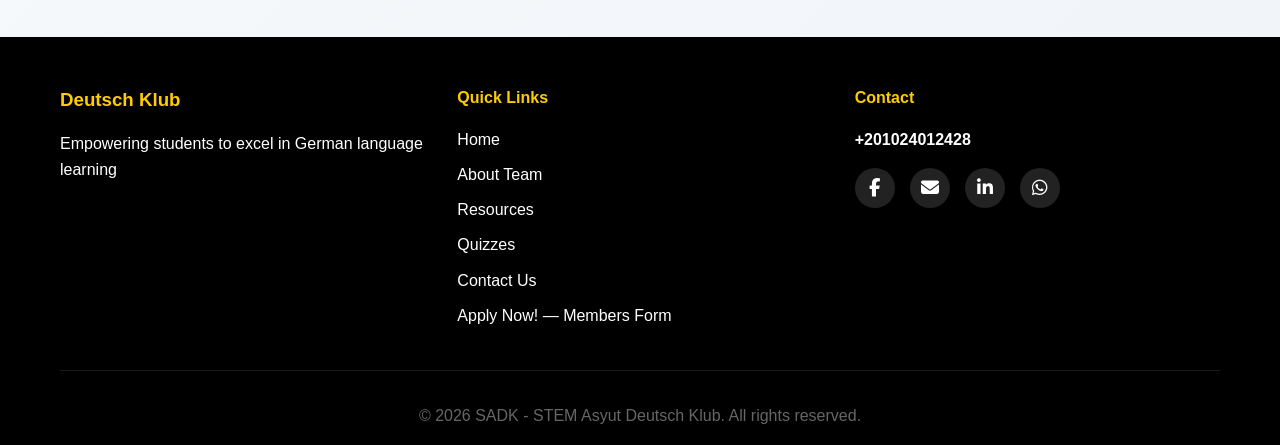
<file: pages/curriculum/g10/semester2/lektionen.html>
<!DOCTYPE html>
<html lang="en">
<head>
    <meta charset="UTF-8">
    <meta name="viewport" content="width=device-width, initial-scale=1.0">
    <title>G10 Semester 2 - Study Materials | Deutsch Klub</title>
    <link rel="icon" type="image/png" href="../../../../images/Logo.png">
    <link rel="stylesheet" href="../../../../css/style.css">
    <link rel="stylesheet" href="../../../../css/lektionen.css">
    <link rel="stylesheet" href="https://cdnjs.cloudflare.com/ajax/libs/font-awesome/6.5.0/css/all.min.css">
</head>
<body>
    <!-- Navbar -->
    <nav class="navbar">
        <div class="nav-container">
            <div class="nav-logo">
                <img src="../../../../images/Logo.png" alt="Deutsch Klub Logo" class="logo-img">
                <span class="logo-text">STEM Asyut Deutsch Klub</span>
            </div>
            <ul class="nav-menu" id="navMenu">
                <li class="nav-item"><a href="../../../../index.html" class="nav-link">Home</a></li>
                <li class="nav-item"><a href="../../../../pages/about.html" class="nav-link">About Us</a></li>
                <li class="nav-item dropdown">
                    <a href="#" class="nav-link dropdown-toggle active">Learn German ▼</a>
                    <ul class="dropdown-menu">
                        <li class="dropdown-item"><a href="../../../../pages/Materials.html" class="dropdown-toggle-sub">Materials</a></li>
                        <li class="dropdown-item">
                            <a href="#" class="dropdown-toggle-sub">G10 ▼</a>
                            <ul class="dropdown-submenu">
                                <li class="dropdown-item"><a href="../semester1/lektionen.html">Semester 1</a></li>
                                <li class="dropdown-item"><a href="lektionen.html" class="active">Semester 2</a></li>
                            </ul>
                        </li>
                        <li class="dropdown-item">
                            <a href="#" class="dropdown-toggle-sub">G11 ▼</a>
                            <ul class="dropdown-submenu">
                                <li class="dropdown-item"><a href="../../../../pages/curriculum/g11/semester1/lektionen.html">Semester 1</a></li>
                                <li class="dropdown-item"><a href="../../../../pages/curriculum/g11/semester2/lektionen.html">Semester 2</a></li>
                            </ul>
                        </li>
                    </ul>
                </li>
                <li class="nav-item"><a href="../../../../pages/resources.html" class="nav-link">Resources</a></li>
                <li class="nav-item"><a href="../../../../pages/test-banks.html" class="nav-link">Quizzes</a></li>
                <li class="nav-item"><a href="../../../../pages/contact.html" class="nav-link">Contact Us</a></li>
            </ul>
            <div class="hamburger" id="hamburger">
                <span></span><span></span><span></span>
            </div>
        </div>
    </nav>

    <!-- Hero Section -->
    <section class="hero">
        <div class="hero-background">
            <img src="../../../../images/Bg.png" alt="Background" class="bg-image">
            <div class="overlay"></div>
        </div>
        <div class="hero-content">
            <h1 class="hero-title">Grade 10 <span class="highlight">Semester 2</span></h1>
            <p class="hero-subtitle">Complete study materials for your German journey</p>
        </div>
    </section>

    <!-- Materials Section with Tabs -->
    <section class="materials-section">
        <div class="materials-container">
            
            <!-- Tab Navigation -->
            <div class="tab-navigation">
                <button class="tab-btn active" data-tab="lektionen">
                    <i class="fas fa-book-open"></i>
                    <span>Lektionen</span>
                </button>
                <button class="tab-btn" data-tab="deutschcom">
                    <i class="fas fa-book"></i>
                    <span>Deutsch.com</span>
                </button>
                <button class="tab-btn" data-tab="oldexams">
                    <i class="fas fa-file-alt"></i>
                    <span>Old Exams</span>
                </button>
                <button class="tab-btn" data-tab="other">
                    <i class="fas fa-folder"></i>
                    <span>Other Materials</span>
                </button>
                <button class="tab-btn" data-tab="testbanks">
                    <i class="fas fa-question-circle"></i>
                    <span>Test Banks</span>
                </button>
                <button class="tab-btn" data-tab="finalrevision">
                    <i class="fas fa-star"></i>
                    <span>Final Revision</span>
                </button>
            </div>

            <!-- ============================================ -->
            <!-- TAB 1: Lektionen -->
            <!-- ============================================ -->
            <div class="tab-content active" id="tab-lektionen">
                <div class="content-header">
                    <h2><i class="fas fa-book-open"></i> Lektionen</h2>
                    <p>Main lesson materials and study guides</p>
                </div>
                <div class="files-grid">
                    <div class="file-card">
                        <img src="../../../../images/Lektion4.png" alt="Lektion 4" class="file-image">
                        <h3>Lektion 4</h3>
                        <p>Lektion 4, G10, STEM Asyut Deutsch Klub (11.8 MB)</p>
                        <div class="file-actions">
                            <a href="https://drive.google.com/file/d/1wM2w3PYpoUq3Q1HrjWZ1Pce4RddB3U3g/preview" target="_blank" class="btn-preview">Preview</a>
                            <a href="https://drive.google.com/uc?export=download&id=1wM2w3PYpoUq3Q1HrjWZ1Pce4RddB3U3g" class="btn-download">Download</a>
                        </div>
                    </div>
                    <div class="file-card">
                        <img src="../../../../images/Lektion5.png" alt="Lektion 5" class="file-image">
                        <h3>Lektion 5</h3>
                        <p>Lektion 5, G10, STEM Asyut Deutsch Klub (41 MB)</p>
                        <div class="file-actions">
                            <a href="https://drive.google.com/file/d/12hDZ9zlBvQhIWM-KyHCWrN510RXcdVqd/preview" target="_blank" class="btn-preview">Preview</a>
                            <a href="https://drive.google.com/uc?export=download&id=12hDZ9zlBvQhIWM-KyHCWrN510RXcdVqd" class="btn-download">Download</a>
                        </div>
                    </div>
                    <div class="file-card">
                        <img src="../../../../images/Lektion6.png" alt="Lektion 6" class="file-image">
                        <h3>Lektion 6</h3>
                        <p>Lektion 6, G10, STEM Asyut Deutsch Klub (15.6 MB)</p>
                        <div class="file-actions">
                            <a href="https://drive.google.com/file/d/1etmxnAKuXUJplkzNQQrYG2e2jsHdi-Ap/preview" target="_blank" class="btn-preview">Preview</a>
                            <a href="https://drive.google.com/uc?export=download&id=1etmxnAKuXUJplkzNQQrYG2e2jsHdi-Ap" class="btn-download">Download</a>
                        </div>
                    </div>
                </div>
            </div>

            <!-- ============================================ -->
            <!-- TAB 2: Deutsch.com -->
            <!-- ============================================ -->
            <div class="tab-content" id="tab-deutschcom">
                <div class="content-header">
                    <h2><i class="fas fa-book"></i> Deutsch.com Books</h2>
                    <p>Complete A1 textbook series</p>
                </div>
                <div class="files-grid">
                    <!-- Deutsch.com Word List -->
                    <div class="file-card deutschcom-card">
                        <img src="../../../../images/kalemat.png" alt="قائمة الكلمات" class="file-image">
                        <h3>قائمة_كلمات_كتاب_Deutsch.com_A1</h3>
                        <p>All Words in Deutsch.com Book (3 MB)</p>
                        <div class="file-actions">
                            <a href="https://drive.google.com/file/d/1PesAQjg7z58-9TkpW5BYEMZr0_wNDCEC/preview" target="_blank" class="btn-preview">Preview</a>
                            <a href="https://drive.google.com/uc?export=download&id=1PesAQjg7z58-9TkpW5BYEMZr0_wNDCEC" class="btn-download">Download</a>
                        </div>
                    </div>
                    <!-- Deutsch.com Kursbuch -->
                    <div class="file-card deutschcom-card">
                        <img src="../../../../images/Deutsch.com Kursbuch.png" alt="Deutsch.com Kursbuch" class="file-image">
                        <h3>Deutsch.com Kursbuch</h3>
                        <p>deutsch.com's main book (33.9 MB)</p>
                        <div class="file-actions">
                            <a href="https://drive.google.com/file/d/1BI5tyHlO7rBC-nVnlk8Kvl7yz7G8yJvX/preview" target="_blank" class="btn-preview">Preview</a>
                            <a href="https://drive.google.com/uc?export=download&id=1BI5tyHlO7rBC-nVnlk8Kvl7yz7G8yJvX" class="btn-download">Download</a>
                        </div>
                    </div>
                    <!-- Deutsch.com Arbeitsbuch -->
                    <div class="file-card deutschcom-card">
                        <img src="../../../../images/Arbeitsbuch.png" alt="Deutsch.com Arbeitsbuch" class="file-image">
                        <h3>Deutsch.com Arbeitsbuch</h3>
                        <p>The Testbank of deutsch.com book (34.8 MB)</p>
                        <div class="file-actions">
                            <a href="https://drive.google.com/file/d/1MxzJZsPzDXNNzUxINShr6b4kFdEmUsIk/preview" target="_blank" class="btn-preview">Preview</a>
                            <a href="https://drive.google.com/uc?export=download&id=1MxzJZsPzDXNNzUxINShr6b4kFdEmUsIk" class="btn-download">Download</a>
                        </div>
                    </div>
                </div>
            </div>

            <!-- ============================================ -->
            <!-- TAB 3: Old Exams (غير متوفر) -->
            <!-- ============================================ -->
            <div class="tab-content" id="tab-oldexams">
                <div class="content-header">
                    <h2><i class="fas fa-file-alt"></i> Old Exams</h2>
                    <p>Previous exams for practice and preparation</p>
                </div>
                <div class="coming-soon">
                    <div class="coming-soon-icon">
                        <i class="fas fa-hourglass-half"></i>
                    </div>
                    <h3>Coming Soon</h3>
                    <p>Old exams for Semester 2 will be added here shortly.</p>
                </div>
            </div>

            <!-- ============================================ -->
            <!-- TAB 4: Other Materials -->
            <!-- ============================================ -->
            <div class="tab-content" id="tab-other">
                <div class="content-header">
                    <h2><i class="fas fa-folder"></i> Other Materials</h2>
                    <p>Organized supplementary books, audio folders, and support resources</p>
                </div>

                <div class="other-section">
                    <h3 class="section-subtitle"><i class="fas fa-book-open"></i> A Grammatik</h3>
                    <div class="files-grid">
                        <div class="file-card other-card">
                            <img src="../../../../images/Agrammatik.png" alt="A Grammatik" class="file-image">
                            <h3>A Grammatik</h3>
                            <p>A Grammatik: Übungsgrammatik Deutsch als Fremdsprache, Sprachniveau A1 • A2 (10.9 MB)</p>
                            <div class="file-actions">
                                <a href="https://drive.google.com/file/d/1ct0WQzOnyRWp8X5zPDNArZrd_k2q-avl/preview" target="_blank" class="btn-preview">Preview</a>
                                <a href="https://drive.google.com/uc?export=download&id=1ct0WQzOnyRWp8X5zPDNArZrd_k2q-avl" class="btn-download">Download</a>
                            </div>
                        </div>
                        <div class="file-card other-card">
                            <img src="../../../../images/losss.png" alt="A Grammatik Lösungsheft" class="file-image">
                            <h3>A Grammatik Lösungsheft</h3>
                            <p>A Grammatik - Lösungsheft : Übungsgrammatik Deutsch als Fremdsprache, Sprachniveau A1 • A2 (609 KB)</p>
                            <div class="file-actions">
                                <a href="https://drive.google.com/file/d/1QEzXyqpMe3Fb6d4dQG1NQTHlVB-UMbJz/view?usp=drive_link" target="_blank" class="btn-preview">Preview</a>
                                <a href="https://drive.google.com/uc?export=download&id=1QEzXyqpMe3Fb6d4dQG1NQTHlVB-UMbJz" class="btn-download">Download</a>
                            </div>
                        </div>
                        <div class="file-card other-card">
                            <img src="../../../../images/audio.jpeg" alt="A Grammatik Audio" class="file-image">
                            <h3>Audio</h3>
                            <p>A Grammatik - Lösungsheft Audio files (folder link)</p>
                            <div class="file-actions">
                                <a href="https://drive.google.com/drive/folders/1ZUDwqOIE1drXWhX8ODtimK6p8DdGNXrB?usp=drive_link" target="_blank" class="btn-preview">Preview</a>
                                <a href="https://drive.google.com/drive/folders/1ZUDwqOIE1drXWhX8ODtimK6p8DdGNXrB?usp=drive_link" target="_blank" class="btn-download">Download</a>
                            </div>
                        </div>
                    </div>
                </div>

                <div class="other-section">
                    <h3 class="section-subtitle"><i class="fas fa-headphones"></i> Deutsch Intensiv Hören und Sprechen</h3>
                    <div class="files-grid">
                        <div class="file-card other-card">
                            <img src="../../../../images/horenundesprechen.png" alt="A1 Deutsch intensiv Hören und Sprechen" class="file-image">
                            <h3>A1 Deutsch intensiv Hören und Sprechen</h3>
                            <p>An intensive practice textbook designed to help beginner-level students develop German listening and speaking skills (5.9 MB)</p>
                            <div class="file-actions">
                                <a href="https://drive.google.com/file/d/1g1HgIyILFzsqPEMnG9ZOuoOn5pF47NsU/view?usp=drive_link" target="_blank" class="btn-preview">Preview</a>
                                <a href="https://drive.google.com/uc?export=download&id=1g1HgIyILFzsqPEMnG9ZOuoOn5pF47NsU" class="btn-download">Download</a>
                            </div>
                        </div>
                        <div class="file-card other-card">
                            <img src="../../../../images/audioscript.png" alt="A1 Audioskript" class="file-image">
                            <h3>A1 Audioskript</h3>
                            <p>Hören und Sprechen A1 Audioskript (181 KB)</p>
                            <div class="file-actions">
                                <a href="https://drive.google.com/file/d/1_53i2u-fLThBGgIQcdF2vlGNDoP1hb2B/view?usp=drive_link" target="_blank" class="btn-preview">Preview</a>
                                <a href="https://drive.google.com/uc?export=download&id=1_53i2u-fLThBGgIQcdF2vlGNDoP1hb2B" class="btn-download">Download</a>
                            </div>
                        </div>
                        <div class="file-card other-card">
                            <img src="../../../../images/audio.jpeg" alt="Deutsch Intensiv Audio" class="file-image">
                            <h3>Audio</h3>
                            <p>A1 Deutsch Intensiv Hören & Sprechen_Das Training (folder link)</p>
                            <div class="file-actions">
                                <a href="https://drive.google.com/drive/folders/1iOQvLgzlV6YU3EO6JNpYW4dE3D_J4aGN?usp=drive_link" target="_blank" class="btn-preview">Preview</a>
                                <a href="https://drive.google.com/drive/folders/1iOQvLgzlV6YU3EO6JNpYW4dE3D_J4aGN?usp=drive_link" target="_blank" class="btn-download">Download</a>
                            </div>
                        </div>
                    </div>
                </div>

                <div class="other-section">
                    <h3 class="section-subtitle"><i class="fas fa-volume-up"></i> Deutsch üben - Hören und Sprechen A1</h3>
                    <div class="files-grid">
                        <div class="file-card other-card">
                            <img src="../../../../images/DEUTSCHUBERN.png" alt="Hören & Sprechen A1 Neu" class="file-image">
                            <h3>Hören &amp; Sprechen A1 Neu</h3>
                            <p>A practice book by Hueber for beginner listening and speaking skills (59.4 MB)</p>
                            <div class="file-actions">
                                <a href="https://drive.google.com/file/d/1FLwBZQ-A7lEL_Le0RDiJsMEIqEPMt0kW/view?usp=drive_link" target="_blank" class="btn-preview">Preview</a>
                                <a href="https://drive.google.com/uc?export=download&id=1FLwBZQ-A7lEL_Le0RDiJsMEIqEPMt0kW" class="btn-download">Download</a>
                            </div>
                        </div>
                        <div class="file-card other-card">
                            <img src="../../../../images/audio.jpeg" alt="Deutsch üben Audio" class="file-image">
                            <h3>Audio</h3>
                            <p>Hören und Sprechen A1 (MP3) folder (108 MB)</p>
                            <div class="file-actions">
                                <a href="https://drive.google.com/drive/folders/1dY4ERBa2qyQM6HaP4pPcAuRj1znQThdK?usp=drive_link" target="_blank" class="btn-preview">Preview</a>
                                <a href="https://drive.google.com/drive/folders/1dY4ERBa2qyQM6HaP4pPcAuRj1znQThdK?usp=drive_link" target="_blank" class="btn-download">Download</a>
                            </div>
                        </div>
                    </div>
                </div>

                <div class="other-section">
                    <h3 class="section-subtitle"><i class="fas fa-book-reader"></i> Deutsch üben - Lesen und Schreiben A1</h3>
                    <div class="files-grid">
                        <div class="file-card other-card">
                            <img src="../../../../images/Lesenundschreiben.png" alt="Lesen und Schreiben A1" class="file-image">
                            <h3>Deutsch üben - Lesen und Schreiben A1</h3>
                            <p>Practice book with reading and writing exercises for A1 learners (13.2 MB)</p>
                            <div class="file-actions">
                                <a href="https://drive.google.com/file/d/1VO77sKSruz0llOPUYlAp_XzvkO_QzCVW/view?usp=drive_link" target="_blank" class="btn-preview">Preview</a>
                                <a href="https://drive.google.com/uc?export=download&id=1VO77sKSruz0llOPUYlAp_XzvkO_QzCVW" class="btn-download">Download</a>
                            </div>
                        </div>
                    </div>
                </div>

                <div class="other-section">
                    <h3 class="section-subtitle"><i class="fas fa-globe"></i> Deutsch.com</h3>
                    <div class="files-grid">
                        <div class="file-card other-card">
                            <img src="../../../../images/kalemat.png" alt="قائمة كلمات Deutsch.com" class="file-image">
                            <h3>قائمة_كلمات_كتاب_Deutsch.com_A1</h3>
                            <p>All Words in Deutsch.com Book (3 MB)</p>
                            <div class="file-actions">
                                <a href="https://drive.google.com/file/d/1U1OHRflmyxThUhbe0UJxvyKaVQWo8aqq/view?usp=drive_link" target="_blank" class="btn-preview">Preview</a>
                                <a href="https://drive.google.com/uc?export=download&id=1U1OHRflmyxThUhbe0UJxvyKaVQWo8aqq" class="btn-download">Download</a>
                            </div>
                        </div>
                        <div class="file-card other-card">
                            <img src="../../../../images/Deutsch.com Kursbuch.png" alt="Deutsch.com Kursbuch" class="file-image">
                            <h3>Deutsch.com Kursbuch</h3>
                            <p>Deutsch.com's main book (33.9 MB)</p>
                            <div class="file-actions">
                                <a href="https://drive.google.com/file/d/1v8_jE5zjFp5wEOhm353sWtU4FNlYYluB/view?usp=drive_link" target="_blank" class="btn-preview">Preview</a>
                                <a href="https://drive.google.com/uc?export=download&id=1v8_jE5zjFp5wEOhm353sWtU4FNlYYluB" class="btn-download">Download</a>
                            </div>
                        </div>
                        <div class="file-card other-card">
                            <img src="../../../../images/Arbeitsbuch.png" alt="Deutsch.com Arbeitsbuch" class="file-image">
                            <h3>Deutsch.com Arbeitsbuch</h3>
                            <p>The Testbank of deutsch.com book (34.8 MB)</p>
                            <div class="file-actions">
                                <a href="https://drive.google.com/file/d/1d2RkzGwBRLgIvCqcHuz5B_4hQibdP5d2/view?usp=drive_link" target="_blank" class="btn-preview">Preview</a>
                                <a href="https://drive.google.com/uc?export=download&id=1d2RkzGwBRLgIvCqcHuz5B_4hQibdP5d2" class="btn-download">Download</a>
                            </div>
                        </div>
                        <div class="file-card other-card">
                            <img src="../../../../images/altagggg.png" alt="مواقف ال 18 درس" class="file-image">
                            <h3>مواقف ال 18 درس كلهم</h3>
                            <p>مواقف ال 18 درس كلهم (1.2 MB)</p>
                            <div class="file-actions">
                                <a href="https://drive.google.com/file/d/17KSvuU6aqXmkQoHIjKi0kxT-H0NBdbXh/view?usp=drive_link" target="_blank" class="btn-preview">Preview</a>
                                <a href="https://drive.google.com/uc?export=download&id=17KSvuU6aqXmkQoHIjKi0kxT-H0NBdbXh" class="btn-download">Download</a>
                            </div>
                        </div>
                    </div>
                </div>

                <div class="other-section">
                    <h3 class="section-subtitle"><i class="fas fa-check-circle"></i> Grammatik aktiv A1-B1</h3>
                    <div class="files-grid">
                        <div class="file-card other-card">
                            <img src="../../../../images/grammatikaktiv.png" alt="Grammatik aktiv A1-B1" class="file-image">
                            <h3>Grammatik aktiv A1-B1</h3>
                            <p>Comprehensive German grammar resource for A1 to B1 learners (78.6 MB)</p>
                            <div class="file-actions">
                                <a href="https://drive.google.com/file/d/13yJ5z7YTmv5Gg-Z3E0G9YnLwzp5Z0-qR/view?usp=drive_link" target="_blank" class="btn-preview">Preview</a>
                                <a href="https://drive.google.com/uc?export=download&id=13yJ5z7YTmv5Gg-Z3E0G9YnLwzp5Z0-qR" class="btn-download">Download</a>
                            </div>
                        </div>
                        <div class="file-card other-card">
                            <img src="../../../../images/audio.jpeg" alt="Grammatik aktiv Audio" class="file-image">
                            <h3>Audio</h3>
                            <p>Grammatik aktiv A1-B1 Audios folder (612 MB)</p>
                            <div class="file-actions">
                                <a href="https://drive.google.com/drive/folders/1nhejYSqjqKLFd2Rk6wi-eY0_egLQgGjX?usp=drive_link" target="_blank" class="btn-preview">Preview</a>
                                <a href="https://drive.google.com/drive/folders/1nhejYSqjqKLFd2Rk6wi-eY0_egLQgGjX?usp=drive_link" target="_blank" class="btn-download">Download</a>
                            </div>
                        </div>
                    </div>
                </div>

                <div class="other-section">
                    <h3 class="section-subtitle"><i class="fas fa-user-tie"></i> Herr, Shehata</h3>
                    <div class="files-grid">
                        <div class="file-card other-card">
                            <img src="../../../../images/shehata.png" alt="A1 Herr, Shehata" class="file-image">
                            <h3>A1 Herr, Shehata</h3>
                            <p>ملزمات دروس الاستاذ شحاته لتعلم اللغة الالمانية (7.5 MB)</p>
                            <div class="file-actions">
                                <a href="https://drive.google.com/file/d/12-8_vEkaqGiU3cF3NKD9iIB-M-86CYDh/view?usp=drive_link" target="_blank" class="btn-preview">Preview</a>
                                <a href="https://drive.google.com/uc?export=download&id=12-8_vEkaqGiU3cF3NKD9iIB-M-86CYDh" class="btn-download">Download</a>
                            </div>
                        </div>
                    </div>
                </div>

                <div class="other-section">
                    <h3 class="section-subtitle"><i class="fas fa-network-wired"></i> Netzwerk Neu A1</h3>
                    <div class="files-grid">
                        <div class="file-card other-card">
                            <img src="../../../../images/Netzwerk Neu A1 - Kursbuch.png" alt="Netzwerk Neu A1 Kursbuch" class="file-image">
                            <h3>Netzwerk Neu A1 - Kursbuch</h3>
                            <p>Beginner-level textbook for everyday communication and Goethe course prep (15.3 MB)</p>
                            <div class="file-actions">
                                <a href="https://drive.google.com/file/d/1FArBSFN4PJZIR30VJQQ_V8-m5W6-IsSZ/view?usp=drive_link" target="_blank" class="btn-preview">Preview</a>
                                <a href="https://drive.google.com/uc?export=download&id=1FArBSFN4PJZIR30VJQQ_V8-m5W6-IsSZ" class="btn-download">Download</a>
                            </div>
                        </div>
                        <div class="file-card other-card">
                            <img src="../../../../images/Netzwerk Neu A1 - Übungsbuch.png" alt="Netzwerk Neu A1 Übungsbuch" class="file-image">
                            <h3>Netzwerk Neu A1 - Übungsbuch</h3>
                            <p>Workbook for vocabulary, grammar, and exam prep (104.6 MB)</p>
                            <div class="file-actions">
                                <a href="https://drive.google.com/file/d/1U3v8u-RNNMxFJy57-gTKwj82IJeOH08Y/view?usp=drive_link" target="_blank" class="btn-preview">Preview</a>
                                <a href="https://drive.google.com/uc?export=download&id=1U3v8u-RNNMxFJy57-gTKwj82IJeOH08Y" class="btn-download">Download</a>
                            </div>
                        </div>
                        <div class="file-card other-card">
                            <img src="../../../../images/dtoe.png" alt="NWn_A1 Glossar Deutsch-Englisch" class="file-image">
                            <h3>NWn_A1_Glossar_Deutsch-Englisch</h3>
                            <p>German-English glossary for Netzwerk Neu A1 (1.6 MB)</p>
                            <div class="file-actions">
                                <a href="https://drive.google.com/file/d/19JH3a_U9aDScMAVCDERUuw9QFUPZLkDB/view?usp=drive_link" target="_blank" class="btn-preview">Preview</a>
                                <a href="https://drive.google.com/uc?export=download&id=19JH3a_U9aDScMAVCDERUuw9QFUPZLkDB" class="btn-download">Download</a>
                            </div>
                        </div>
                        <div class="file-card other-card">
                            <img src="../../../../images/audio.jpeg" alt="Netzwerk Neu Audio" class="file-image">
                            <h3>Audio</h3>
                            <p>Audiosnetwork, Netzwerk Neu A1 folder (282 MB)</p>
                            <div class="file-actions">
                                <a href="https://drive.google.com/drive/folders/1qylk4NcXDpZNVGr30y-4XjYEtyY3SjN5?usp=drive_link" target="_blank" class="btn-preview">Preview</a>
                                <a href="https://drive.google.com/drive/folders/1qylk4NcXDpZNVGr30y-4XjYEtyY3SjN5?usp=drive_link" target="_blank" class="btn-download">Download</a>
                            </div>
                        </div>
                    </div>
                </div>
            </div>

            <!-- ============================================ -->
            <!-- TAB 5: Test Banks -->
            <!-- ============================================ -->
            <div class="tab-content" id="tab-testbanks">
                <div class="content-header">
                    <h2><i class="fas fa-question-circle"></i> Test Banks</h2>
                    <p>Practice questions and quizzes by topic</p>
                </div>
                
                <!-- Before Midterm Files -->
                <div class="exam-section">
                    <h3 class="section-subtitle"><i class="fas fa-calendar-week"></i> Before Midterm</h3>
                    <div class="files-grid">
                        <div class="file-card testbank-card">
                            <img src="../../../../images/TestBANK45.png" alt="Testbank - Lektionen 4 und 5" class="file-image">
                            <h3>Testbank - Lektionen 4 und 5</h3>
                            <p>Testbank - Lektionen 4 und 5 - STEM Asyut Deutsch Klub (12.9 MB)</p>
                            <div class="file-actions">
                                <a href="https://drive.google.com/file/d/1tF-bzuSnNxYPOEaolz9bNQDitfGFsQ0-/preview" target="_blank" class="btn-preview">Preview</a>
                                <a href="https://drive.google.com/uc?export=download&id=1tF-bzuSnNxYPOEaolz9bNQDitfGFsQ0-" class="btn-download">Download</a>
                            </div>
                        </div>
                    </div>
                </div>

                <!-- After Midterm Files -->
                <div class="exam-section">
                    <h3 class="section-subtitle"><i class="fas fa-calendar-check"></i> After Midterm</h3>
                    <div class="files-grid">
                        <div class="file-card testbank-card">
                            <img src="../../../../images/TESTBANK56.png" alt="Testbank Lektion 5 & 6" class="file-image">
                            <h3>Testbank Lektion 5 &amp; 6</h3>
                            <p>Testbank Lektion 5 &amp; 6 – nach der Zwischenprüfung - STEM Asyut Deutsch Klub (7.5 MB)</p>
                            <div class="file-actions">
                                <a href="https://drive.google.com/file/d/1HmIGwcF2QRBKeEcVLIASMT5DqwwiA6Vk/preview" target="_blank" class="btn-preview">Preview</a>
                                <a href="https://drive.google.com/uc?export=download&id=1HmIGwcF2QRBKeEcVLIASMT5DqwwiA6Vk" class="btn-download">Download</a>
                            </div>
                        </div>
                    </div>
                </div>

                <!-- Deutsch.com Test Bank -->
                <div class="exam-section">
                    <h3 class="section-subtitle"><i class="fas fa-book"></i> Deutsch.com Test Bank</h3>
                    <div class="files-grid">
                        <div class="file-card testbank-card">
                            <img src="../../../../images/Arbeitsbuch.png" alt="Deutsch.com Test Bank" class="file-image">
                            <h3>Deutsch.com Test Bank</h3>
                            <p>Deutsch.com Test Bank - STEM Asyut Deutsch Klub</p>
                            <div class="file-actions">
                                <a href="https://drive.google.com/file/d/19DqhUGIwUE1f_gsNhfOe8-nx_xyJUeD5/preview" target="_blank" class="btn-preview">Preview</a>
                                <a href="https://drive.google.com/uc?export=download&id=19DqhUGIwUE1f_gsNhfOe8-nx_xyJUeD5" class="btn-download">Download</a>
                            </div>
                        </div>
                    </div>
                </div>
            </div>

            <!-- ============================================ -->
            <!-- TAB 6: Final Revision -->
            <!-- ============================================ -->
            <div class="tab-content" id="tab-finalrevision">
                <div class="content-header">
                    <h2><i class="fas fa-star"></i> Final Revision</h2>
                    <p>End of semester revision materials</p>
                </div>
                <div class="files-grid finalrevision-grid">
                    <div class="file-card finalrevision-card">
                        <img src="../../../../images/FINALREVISION.png" alt="Final Revision" class="file-image">
                        <h3>Final Revision</h3>
                        <p>Final Revision - G10 - S2 - Deutsch - STEM Asyut Deutsch Klub (15.9 MB)</p>
                        <div class="file-actions">
                            <a href="https://drive.google.com/file/d/1HIfdhLUoiKAfshC3d96xtFJCqM5iiT1H/preview" target="_blank" class="btn-preview">Preview</a>
                            <a href="https://drive.google.com/uc?export=download&id=1HIfdhLUoiKAfshC3d96xtFJCqM5iiT1H" class="btn-download">Download</a>
                        </div>
                    </div>
                </div>
            </div>

        </div>
    </section>

    <!-- Footer -->
    <footer class="footer">
        <div class="container">
            <div class="footer-content">
                <div class="footer-section">
                    <h3>Deutsch Klub</h3>
                    <p>Empowering students to excel in German language learning</p>
                </div>
                <div class="footer-section">
                    <h4>Quick Links</h4>
                    <ul>
                        <li><a href="../../../../index.html">Home</a></li>
                        <li><a href="../../../../pages/about.html">About Team</a></li>
                        <li><a href="../../../../pages/resources.html">Resources</a></li>
                        <li><a href="../../../../pages/test-banks.html">Quizzes</a></li>
                        <li><a href="../../../../pages/contact.html">Contact Us</a></li>
                        <li>
                            <a href="https://docs.google.com/forms/d/e/1FAIpQLScHW62ctySetNvA77ugYEDBZ3rTEvPl_3uHlcNOVpsYtgZROw/viewform?usp=header" 
                               target="_blank" 
                               rel="noopener noreferrer">
                                Apply Now! — Members Form
                            </a>
                        </li>
                    </ul>
                </div>
                <div class="footer-section">
                    <h4>Contact</h4>
                    <p class="contact-number">+201024012428</p>
                    <div class="social-icons">
                        <a href="https://www.facebook.com/profile.php?id=61564110370482" target="_blank"><i class="fab fa-facebook-f"></i></a>
                        <a href="mailto:stemasyutdeutschklub@gmail.com" target="_blank"><i class="fas fa-envelope"></i></a>
                        <a href="https://www.linkedin.com/company/stem-asyut-deutsch-klub/" target="_blank"><i class="fab fa-linkedin-in"></i></a>
                        <a href="https://whatsapp.com/channel/0029VbBIB41ISTkC7JuaUb1q" target="_blank"><i class="fab fa-whatsapp"></i></a>
                    </div>
                </div>
            </div>
            <div class="footer-bottom">
                <p>&copy; 2026 SADK - STEM Asyut Deutsch Klub. All rights reserved.</p>
            </div>
        </div>
    </footer>

    <script src="../../../../js/main.js"></script>
    <script src="../../../../js/lektionen.js"></script>
</body>
</html>
</file>
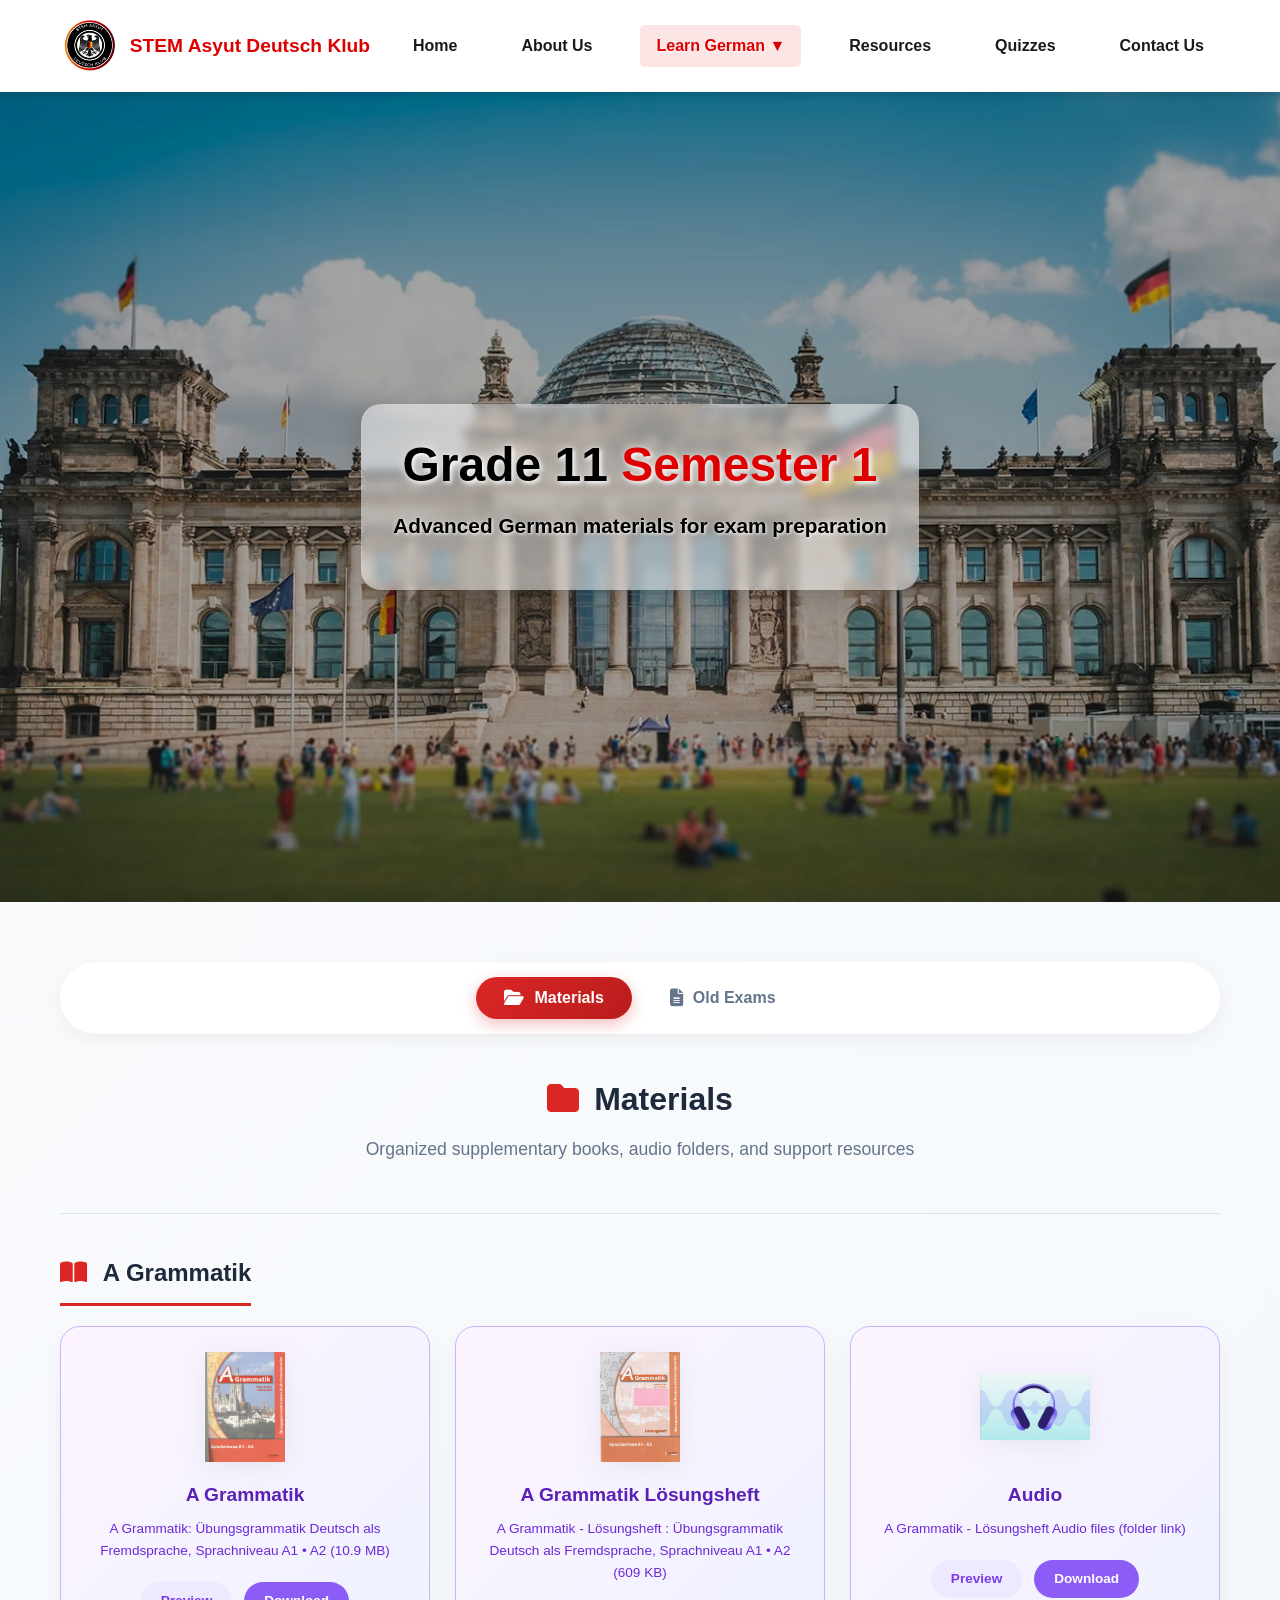
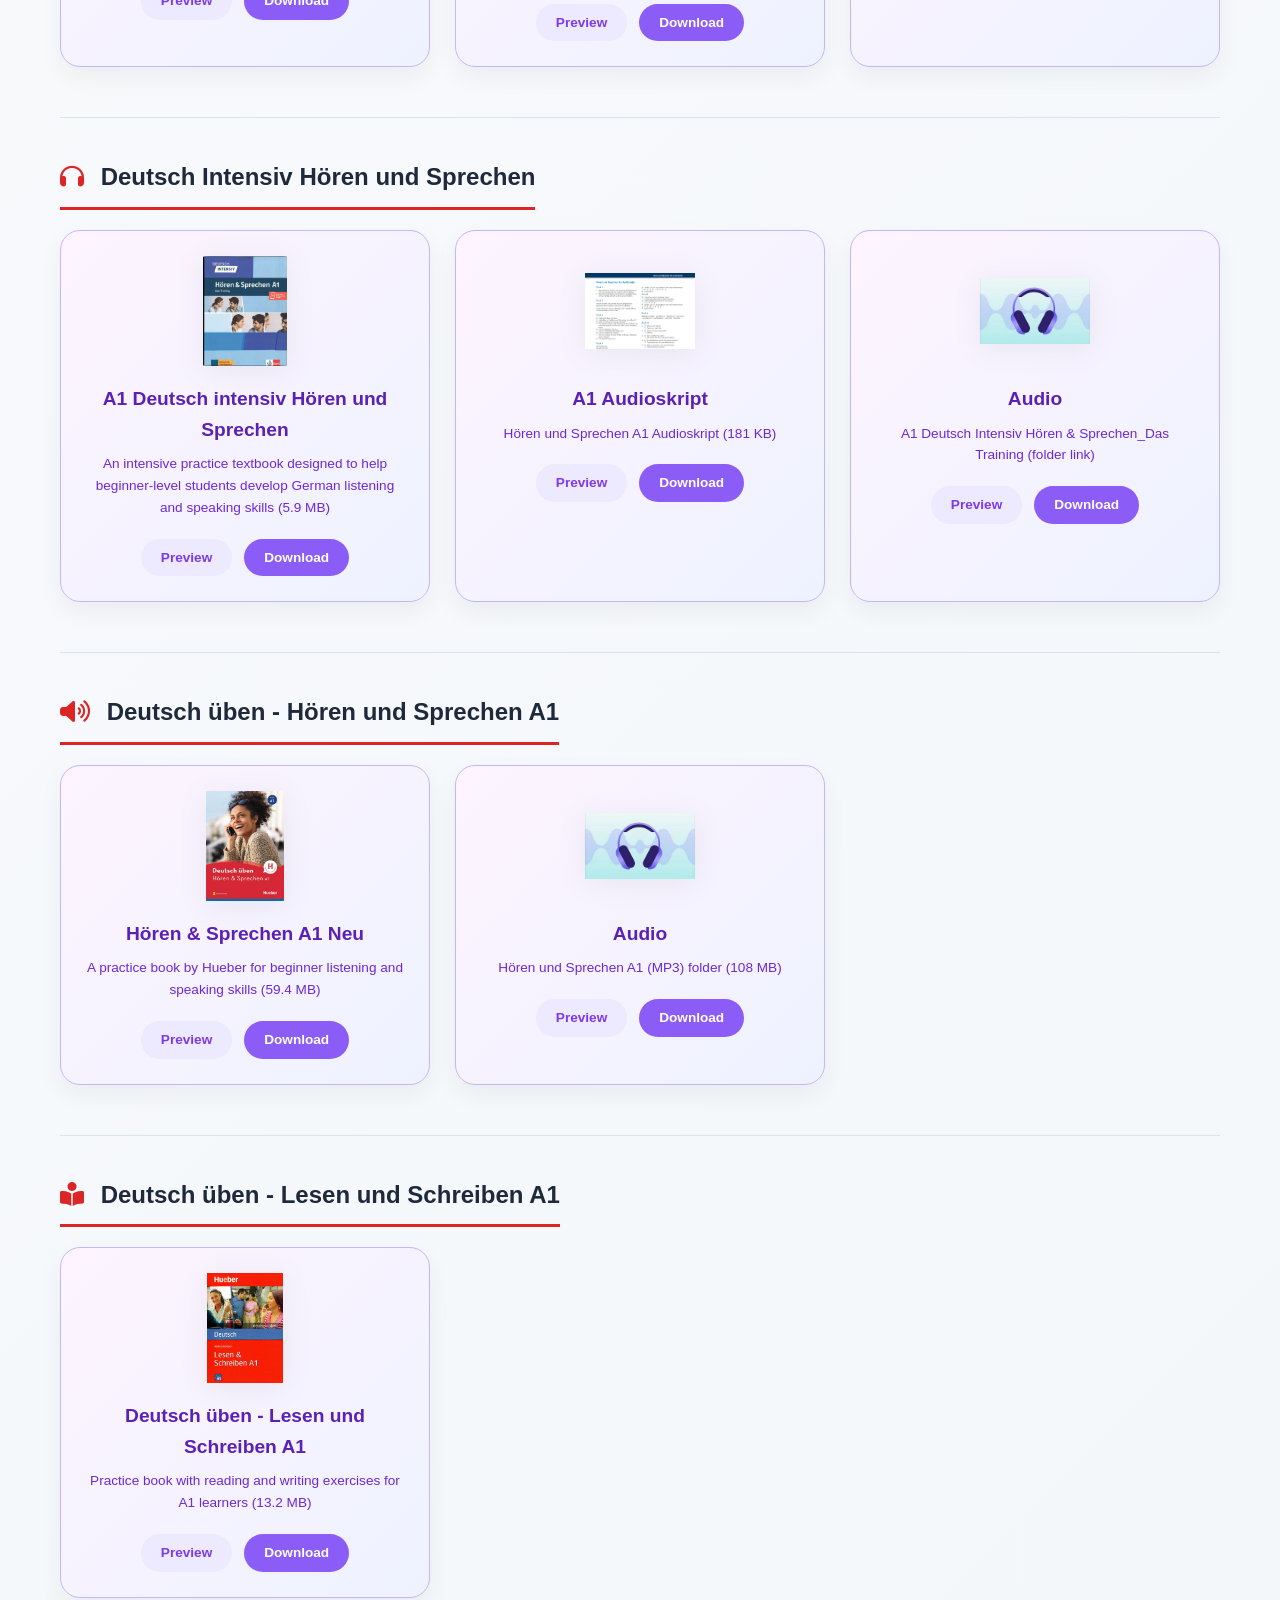
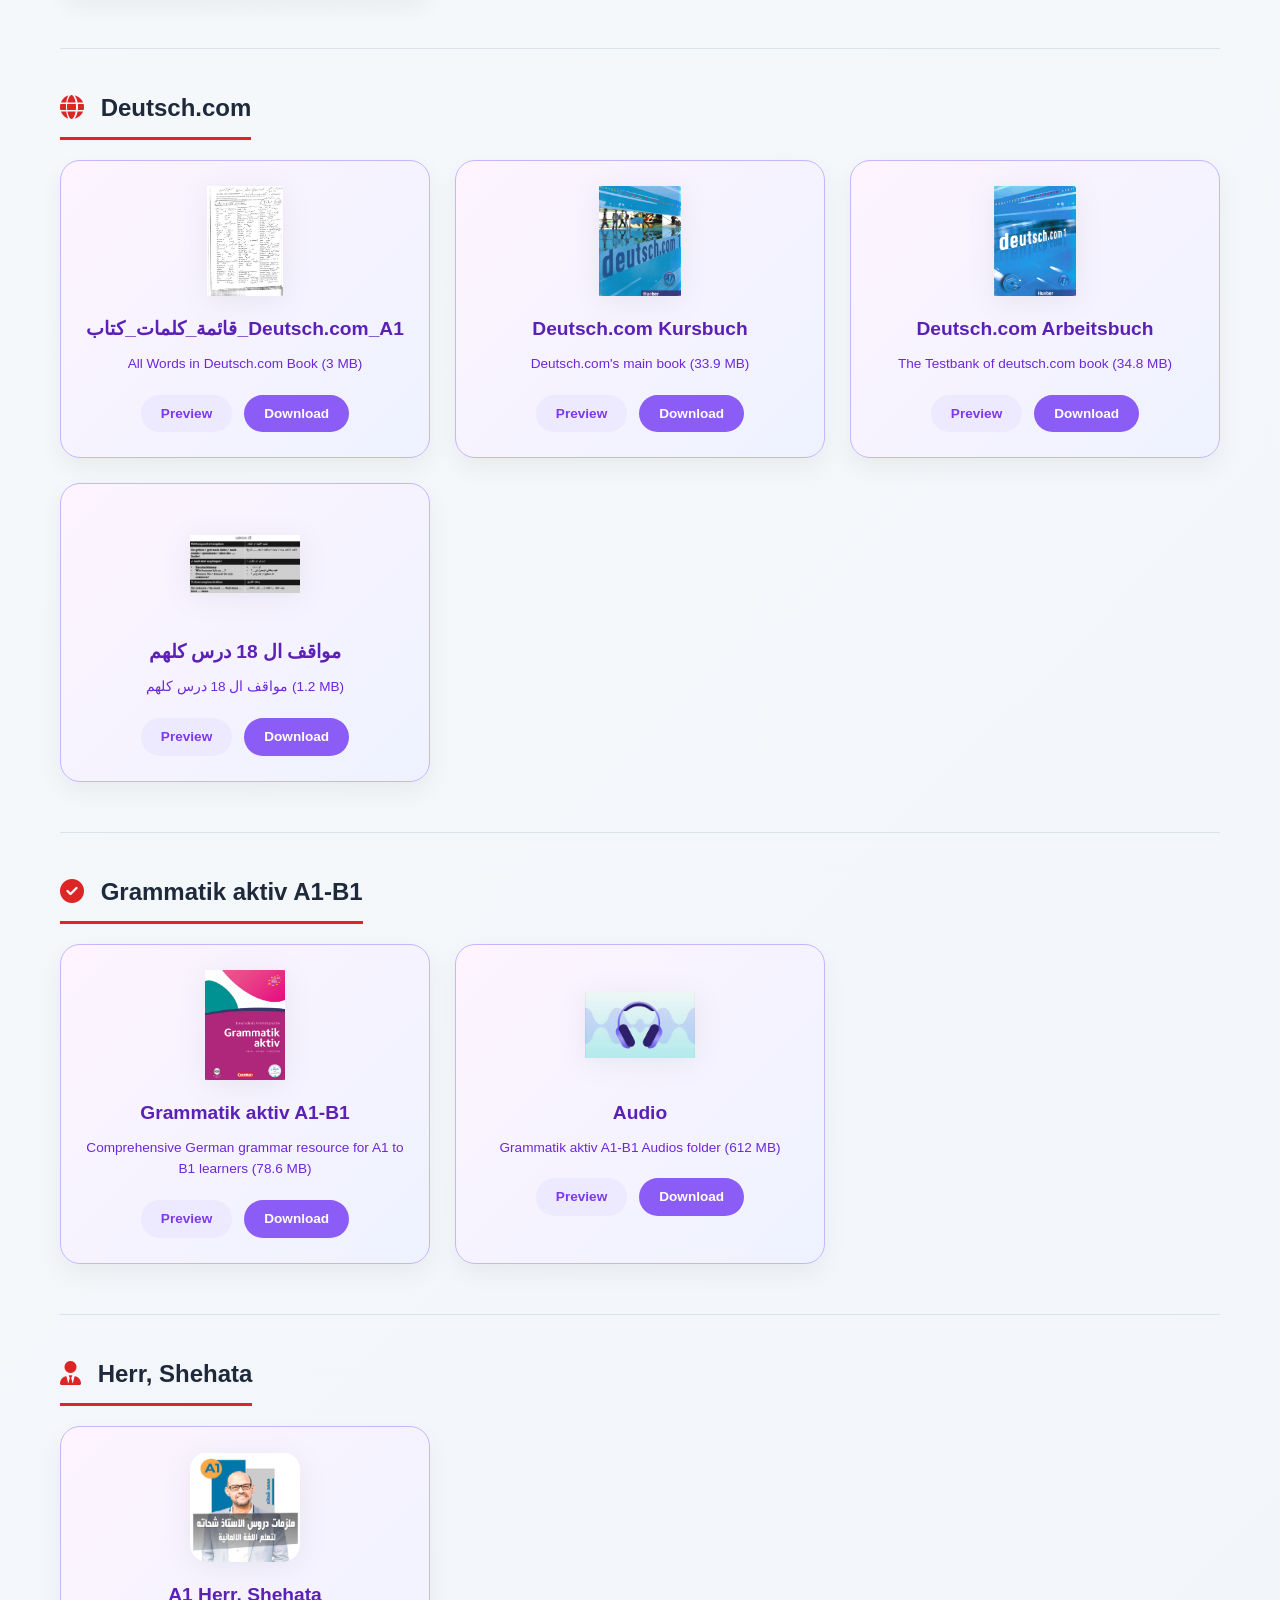
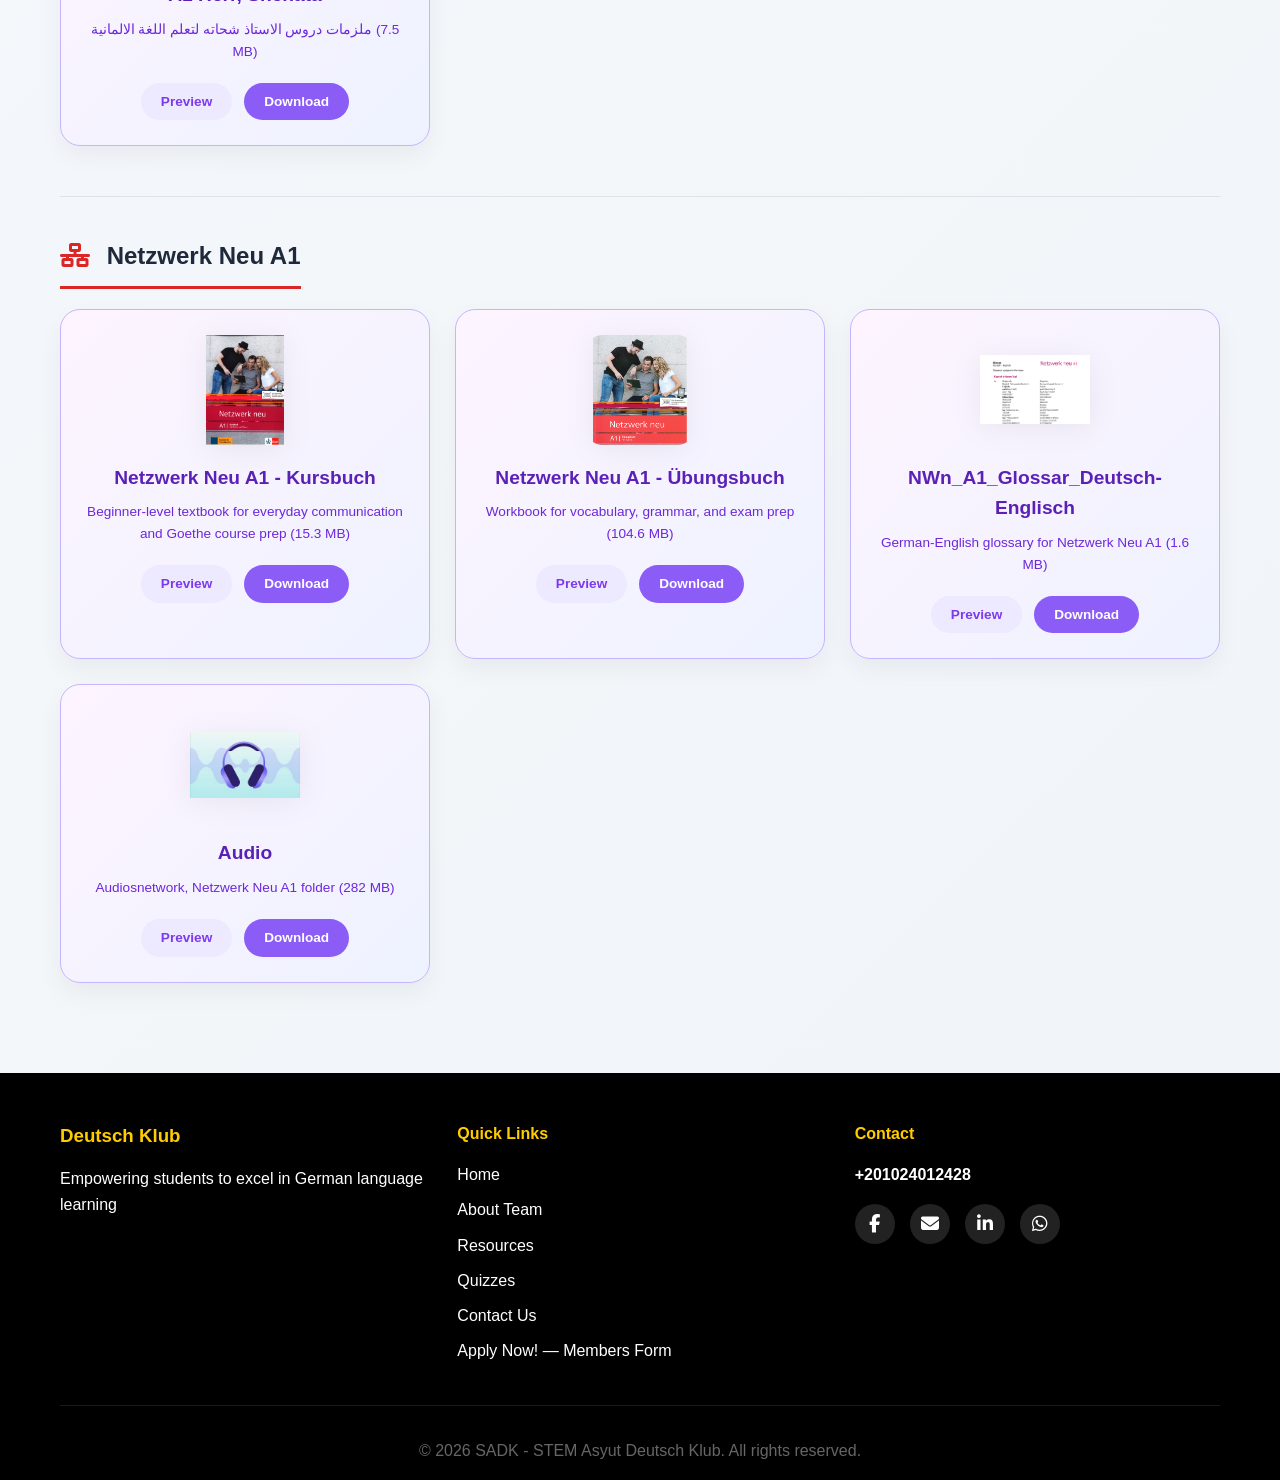
<file: pages/curriculum/g11/semester1/lektionen.html>
<!DOCTYPE html>
<html lang="en">
<head>
    <meta charset="UTF-8">
    <meta name="viewport" content="width=device-width, initial-scale=1.0">
    <title>G11 Semester 1 - Study Materials | Deutsch Klub</title>
    <link rel="icon" type="image/png" href="../../../../images/Logo.png">
    <link rel="stylesheet" href="../../../../css/style.css">
    <link rel="stylesheet" href="../../../../css/lektionen.css">
    <link rel="stylesheet" href="https://cdnjs.cloudflare.com/ajax/libs/font-awesome/6.5.0/css/all.min.css">
</head>
<body>
    <!-- Navbar -->
    <nav class="navbar">
        <div class="nav-container">
            <div class="nav-logo">
                <img src="../../../../images/Logo.png" alt="Deutsch Klub Logo" class="logo-img">
                <span class="logo-text">STEM Asyut Deutsch Klub</span>
            </div>
            <ul class="nav-menu" id="navMenu">
                <li class="nav-item"><a href="../../../../index.html" class="nav-link">Home</a></li>
                <li class="nav-item"><a href="../../../../pages/about.html" class="nav-link">About Us</a></li>
                <li class="nav-item dropdown">
                    <a href="#" class="nav-link dropdown-toggle active">Learn German ▼</a>
                    <ul class="dropdown-menu">
                        <li class="dropdown-item"><a href="../../../../pages/Materials.html" class="dropdown-toggle-sub">Materials</a></li>
                        <li class="dropdown-item">
                            <a href="#" class="dropdown-toggle-sub">G10 ▼</a>
                            <ul class="dropdown-submenu">
                                <li class="dropdown-item"><a href="../../g10/semester1/lektionen.html">Semester 1</a></li>
                                <li class="dropdown-item"><a href="../../g10/semester2/lektionen.html">Semester 2</a></li>
                            </ul>
                        </li>
                        <li class="dropdown-item">
                            <a href="#" class="dropdown-toggle-sub">G11 ▼</a>
                            <ul class="dropdown-submenu">
                                <li class="dropdown-item"><a href="lektionen.html" class="active">Semester 1</a></li>
                                <li class="dropdown-item"><a href="../semester2/lektionen.html">Semester 2</a></li>
                            </ul>
                        </li>
                    </ul>
                </li>
                <li class="nav-item"><a href="../../../../pages/resources.html" class="nav-link">Resources</a></li>
                <li class="nav-item"><a href="../../../../pages/test-banks.html" class="nav-link">Quizzes</a></li>
                <li class="nav-item"><a href="../../../../pages/contact.html" class="nav-link">Contact Us</a></li>
            </ul>
            <div class="hamburger" id="hamburger">
                <span></span><span></span><span></span>
            </div>
        </div>
    </nav>

    <!-- Hero Section -->
    <section class="hero">
        <div class="hero-background">
            <img src="../../../../images/Bg.png" alt="Background" class="bg-image">
            <div class="overlay"></div>
        </div>
        <div class="hero-content">
            <h1 class="hero-title">Grade 11 <span class="highlight">Semester 1</span></h1>
            <p class="hero-subtitle">Advanced German materials for exam preparation</p>
        </div>
    </section>

    <!-- Materials Section with Tabs -->
    <section class="materials-section">
        <div class="materials-container">
            
            <!-- Tab Navigation -->
            <div class="tab-navigation">
                <button class="tab-btn active" data-tab="materials">
                    <i class="fas fa-folder-open"></i>
                    <span>Materials</span>
                </button>
                <button class="tab-btn" data-tab="oldexams">
                    <i class="fas fa-file-alt"></i>
                    <span>Old Exams</span>
                </button>
            </div>

            <!-- ============================================ -->
            <!-- TAB 1: Materials Folder -->
            <!-- ============================================ -->
            <div class="tab-content active" id="tab-materials">
                <div class="content-header">
                    <h2><i class="fas fa-folder"></i>Materials</h2>
                    <p>Organized supplementary books, audio folders, and support resources</p>
                </div>

                <div class="other-section">
                    <h3 class="section-subtitle"><i class="fas fa-book-open"></i> A Grammatik</h3>
                    <div class="files-grid">
                        <div class="file-card other-card">
                            <img src="../../../../images/Agrammatik.png" alt="A Grammatik" class="file-image">
                            <h3>A Grammatik</h3>
                            <p>A Grammatik: Übungsgrammatik Deutsch als Fremdsprache, Sprachniveau A1 • A2 (10.9 MB)</p>
                            <div class="file-actions">
                                <a href="https://drive.google.com/file/d/1ct0WQzOnyRWp8X5zPDNArZrd_k2q-avl/preview" target="_blank" class="btn-preview">Preview</a>
                                <a href="https://drive.google.com/uc?export=download&id=1ct0WQzOnyRWp8X5zPDNArZrd_k2q-avl" class="btn-download">Download</a>
                            </div>
                        </div>
                        <div class="file-card other-card">
                            <img src="../../../../images/losss.png" alt="A Grammatik Lösungsheft" class="file-image">
                            <h3>A Grammatik Lösungsheft</h3>
                            <p>A Grammatik - Lösungsheft : Übungsgrammatik Deutsch als Fremdsprache, Sprachniveau A1 • A2 (609 KB)</p>
                            <div class="file-actions">
                                <a href="https://drive.google.com/file/d/1QEzXyqpMe3Fb6d4dQG1NQTHlVB-UMbJz/view?usp=drive_link" target="_blank" class="btn-preview">Preview</a>
                                <a href="https://drive.google.com/uc?export=download&id=1QEzXyqpMe3Fb6d4dQG1NQTHlVB-UMbJz" class="btn-download">Download</a>
                            </div>
                        </div>
                        <div class="file-card other-card">
                            <img src="../../../../images/audio.jpeg" alt="A Grammatik Audio" class="file-image">
                            <h3>Audio</h3>
                            <p>A Grammatik - Lösungsheft Audio files (folder link)</p>
                            <div class="file-actions">
                                <a href="https://drive.google.com/drive/folders/1ZUDwqOIE1drXWhX8ODtimK6p8DdGNXrB?usp=drive_link" target="_blank" class="btn-preview">Preview</a>
                                <a href="https://drive.google.com/drive/folders/1ZUDwqOIE1drXWhX8ODtimK6p8DdGNXrB?usp=drive_link" target="_blank" class="btn-download">Download</a>
                            </div>
                        </div>
                    </div>
                </div>

                <div class="other-section">
                    <h3 class="section-subtitle"><i class="fas fa-headphones"></i> Deutsch Intensiv Hören und Sprechen</h3>
                    <div class="files-grid">
                        <div class="file-card other-card">
                            <img src="../../../../images/horenundesprechen.png" alt="A1 Deutsch intensiv Hören und Sprechen" class="file-image">
                            <h3>A1 Deutsch intensiv Hören und Sprechen</h3>
                            <p>An intensive practice textbook designed to help beginner-level students develop German listening and speaking skills (5.9 MB)</p>
                            <div class="file-actions">
                                <a href="https://drive.google.com/file/d/1g1HgIyILFzsqPEMnG9ZOuoOn5pF47NsU/view?usp=drive_link" target="_blank" class="btn-preview">Preview</a>
                                <a href="https://drive.google.com/uc?export=download&id=1g1HgIyILFzsqPEMnG9ZOuoOn5pF47NsU" class="btn-download">Download</a>
                            </div>
                        </div>
                        <div class="file-card other-card">
                            <img src="../../../../images/audioscript.png" alt="A1 Audioskript" class="file-image">
                            <h3>A1 Audioskript</h3>
                            <p>Hören und Sprechen A1 Audioskript (181 KB)</p>
                            <div class="file-actions">
                                <a href="https://drive.google.com/file/d/1_53i2u-fLThBGgIQcdF2vlGNDoP1hb2B/view?usp=drive_link" target="_blank" class="btn-preview">Preview</a>
                                <a href="https://drive.google.com/uc?export=download&id=1_53i2u-fLThBGgIQcdF2vlGNDoP1hb2B" class="btn-download">Download</a>
                            </div>
                        </div>
                        <div class="file-card other-card">
                            <img src="../../../../images/audio.jpeg" alt="Deutsch Intensiv Audio" class="file-image">
                            <h3>Audio</h3>
                            <p>A1 Deutsch Intensiv Hören & Sprechen_Das Training (folder link)</p>
                            <div class="file-actions">
                                <a href="https://drive.google.com/drive/folders/1iOQvLgzlV6YU3EO6JNpYW4dE3D_J4aGN?usp=drive_link" target="_blank" class="btn-preview">Preview</a>
                                <a href="https://drive.google.com/drive/folders/1iOQvLgzlV6YU3EO6JNpYW4dE3D_J4aGN?usp=drive_link" target="_blank" class="btn-download">Download</a>
                            </div>
                        </div>
                    </div>
                </div>

                <div class="other-section">
                    <h3 class="section-subtitle"><i class="fas fa-volume-up"></i> Deutsch üben - Hören und Sprechen A1</h3>
                    <div class="files-grid">
                        <div class="file-card other-card">
                            <img src="../../../../images/DEUTSCHUBERN.png" alt="Hören & Sprechen A1 Neu" class="file-image">
                            <h3>Hören &amp; Sprechen A1 Neu</h3>
                            <p>A practice book by Hueber for beginner listening and speaking skills (59.4 MB)</p>
                            <div class="file-actions">
                                <a href="https://drive.google.com/file/d/1FLwBZQ-A7lEL_Le0RDiJsMEIqEPMt0kW/view?usp=drive_link" target="_blank" class="btn-preview">Preview</a>
                                <a href="https://drive.google.com/uc?export=download&id=1FLwBZQ-A7lEL_Le0RDiJsMEIqEPMt0kW" class="btn-download">Download</a>
                            </div>
                        </div>
                        <div class="file-card other-card">
                            <img src="../../../../images/audio.jpeg" alt="Deutsch üben Audio" class="file-image">
                            <h3>Audio</h3>
                            <p>Hören und Sprechen A1 (MP3) folder (108 MB)</p>
                            <div class="file-actions">
                                <a href="https://drive.google.com/drive/folders/1dY4ERBa2qyQM6HaP4pPcAuRj1znQThdK?usp=drive_link" target="_blank" class="btn-preview">Preview</a>
                                <a href="https://drive.google.com/drive/folders/1dY4ERBa2qyQM6HaP4pPcAuRj1znQThdK?usp=drive_link" target="_blank" class="btn-download">Download</a>
                            </div>
                        </div>
                    </div>
                </div>

                <div class="other-section">
                    <h3 class="section-subtitle"><i class="fas fa-book-reader"></i> Deutsch üben - Lesen und Schreiben A1</h3>
                    <div class="files-grid">
                        <div class="file-card other-card">
                            <img src="../../../../images/Lesenundschreiben.png" alt="Lesen und Schreiben A1" class="file-image">
                            <h3>Deutsch üben - Lesen und Schreiben A1</h3>
                            <p>Practice book with reading and writing exercises for A1 learners (13.2 MB)</p>
                            <div class="file-actions">
                                <a href="https://drive.google.com/file/d/1VO77sKSruz0llOPUYlAp_XzvkO_QzCVW/view?usp=drive_link" target="_blank" class="btn-preview">Preview</a>
                                <a href="https://drive.google.com/uc?export=download&id=1VO77sKSruz0llOPUYlAp_XzvkO_QzCVW" class="btn-download">Download</a>
                            </div>
                        </div>
                    </div>
                </div>

                <div class="other-section">
                    <h3 class="section-subtitle"><i class="fas fa-globe"></i> Deutsch.com</h3>
                    <div class="files-grid">
                        <div class="file-card other-card">
                            <img src="../../../../images/kalemat.png" alt="قائمة كلمات Deutsch.com" class="file-image">
                            <h3>قائمة_كلمات_كتاب_Deutsch.com_A1</h3>
                            <p>All Words in Deutsch.com Book (3 MB)</p>
                            <div class="file-actions">
                                <a href="https://drive.google.com/file/d/1U1OHRflmyxThUhbe0UJxvyKaVQWo8aqq/view?usp=drive_link" target="_blank" class="btn-preview">Preview</a>
                                <a href="https://drive.google.com/uc?export=download&id=1U1OHRflmyxThUhbe0UJxvyKaVQWo8aqq" class="btn-download">Download</a>
                            </div>
                        </div>
                        <div class="file-card other-card">
                            <img src="../../../../images/Deutsch.com Kursbuch.png" alt="Deutsch.com Kursbuch" class="file-image">
                            <h3>Deutsch.com Kursbuch</h3>
                            <p>Deutsch.com's main book (33.9 MB)</p>
                            <div class="file-actions">
                                <a href="https://drive.google.com/file/d/1v8_jE5zjFp5wEOhm353sWtU4FNlYYluB/view?usp=drive_link" target="_blank" class="btn-preview">Preview</a>
                                <a href="https://drive.google.com/uc?export=download&id=1v8_jE5zjFp5wEOhm353sWtU4FNlYYluB" class="btn-download">Download</a>
                            </div>
                        </div>
                        <div class="file-card other-card">
                            <img src="../../../../images/Arbeitsbuch.png" alt="Deutsch.com Arbeitsbuch" class="file-image">
                            <h3>Deutsch.com Arbeitsbuch</h3>
                            <p>The Testbank of deutsch.com book (34.8 MB)</p>
                            <div class="file-actions">
                                <a href="https://drive.google.com/file/d/1d2RkzGwBRLgIvCqcHuz5B_4hQibdP5d2/view?usp=drive_link" target="_blank" class="btn-preview">Preview</a>
                                <a href="https://drive.google.com/uc?export=download&id=1d2RkzGwBRLgIvCqcHuz5B_4hQibdP5d2" class="btn-download">Download</a>
                            </div>
                        </div>
                        <div class="file-card other-card">
                            <img src="../../../../images/altagggg.png" alt="مواقف ال 18 درس" class="file-image">
                            <h3>مواقف ال 18 درس كلهم</h3>
                            <p>مواقف ال 18 درس كلهم (1.2 MB)</p>
                            <div class="file-actions">
                                <a href="https://drive.google.com/file/d/17KSvuU6aqXmkQoHIjKi0kxT-H0NBdbXh/view?usp=drive_link" target="_blank" class="btn-preview">Preview</a>
                                <a href="https://drive.google.com/uc?export=download&id=17KSvuU6aqXmkQoHIjKi0kxT-H0NBdbXh" class="btn-download">Download</a>
                            </div>
                        </div>
                    </div>
                </div>

                <div class="other-section">
                    <h3 class="section-subtitle"><i class="fas fa-check-circle"></i> Grammatik aktiv A1-B1</h3>
                    <div class="files-grid">
                        <div class="file-card other-card">
                            <img src="../../../../images/grammatikaktiv.png" alt="Grammatik aktiv A1-B1" class="file-image">
                            <h3>Grammatik aktiv A1-B1</h3>
                            <p>Comprehensive German grammar resource for A1 to B1 learners (78.6 MB)</p>
                            <div class="file-actions">
                                <a href="https://drive.google.com/file/d/13yJ5z7YTmv5Gg-Z3E0G9YnLwzp5Z0-qR/view?usp=drive_link" target="_blank" class="btn-preview">Preview</a>
                                <a href="https://drive.google.com/uc?export=download&id=13yJ5z7YTmv5Gg-Z3E0G9YnLwzp5Z0-qR" class="btn-download">Download</a>
                            </div>
                        </div>
                        <div class="file-card other-card">
                            <img src="../../../../images/audio.jpeg" alt="Grammatik aktiv Audio" class="file-image">
                            <h3>Audio</h3>
                            <p>Grammatik aktiv A1-B1 Audios folder (612 MB)</p>
                            <div class="file-actions">
                                <a href="https://drive.google.com/drive/folders/1nhejYSqjqKLFd2Rk6wi-eY0_egLQgGjX?usp=drive_link" target="_blank" class="btn-preview">Preview</a>
                                <a href="https://drive.google.com/drive/folders/1nhejYSqjqKLFd2Rk6wi-eY0_egLQgGjX?usp=drive_link" target="_blank" class="btn-download">Download</a>
                            </div>
                        </div>
                    </div>
                </div>

                <div class="other-section">
                    <h3 class="section-subtitle"><i class="fas fa-user-tie"></i> Herr, Shehata</h3>
                    <div class="files-grid">
                        <div class="file-card other-card">
                            <img src="../../../../images/shehata.png" alt="A1 Herr, Shehata" class="file-image">
                            <h3>A1 Herr, Shehata</h3>
                            <p>ملزمات دروس الاستاذ شحاته لتعلم اللغة الالمانية (7.5 MB)</p>
                            <div class="file-actions">
                                <a href="https://drive.google.com/file/d/12-8_vEkaqGiU3cF3NKD9iIB-M-86CYDh/view?usp=drive_link" target="_blank" class="btn-preview">Preview</a>
                                <a href="https://drive.google.com/uc?export=download&id=12-8_vEkaqGiU3cF3NKD9iIB-M-86CYDh" class="btn-download">Download</a>
                            </div>
                        </div>
                    </div>
                </div>

                <div class="other-section">
                    <h3 class="section-subtitle"><i class="fas fa-network-wired"></i> Netzwerk Neu A1</h3>
                    <div class="files-grid">
                        <div class="file-card other-card">
                            <img src="../../../../images/Netzwerk Neu A1 - Kursbuch.png" alt="Netzwerk Neu A1 Kursbuch" class="file-image">
                            <h3>Netzwerk Neu A1 - Kursbuch</h3>
                            <p>Beginner-level textbook for everyday communication and Goethe course prep (15.3 MB)</p>
                            <div class="file-actions">
                                <a href="https://drive.google.com/file/d/1FArBSFN4PJZIR30VJQQ_V8-m5W6-IsSZ/view?usp=drive_link" target="_blank" class="btn-preview">Preview</a>
                                <a href="https://drive.google.com/uc?export=download&id=1FArBSFN4PJZIR30VJQQ_V8-m5W6-IsSZ" class="btn-download">Download</a>
                            </div>
                        </div>
                        <div class="file-card other-card">
                            <img src="../../../../images/Netzwerk Neu A1 - Übungsbuch.png" alt="Netzwerk Neu A1 Übungsbuch" class="file-image">
                            <h3>Netzwerk Neu A1 - Übungsbuch</h3>
                            <p>Workbook for vocabulary, grammar, and exam prep (104.6 MB)</p>
                            <div class="file-actions">
                                <a href="https://drive.google.com/file/d/1U3v8u-RNNMxFJy57-gTKwj82IJeOH08Y/view?usp=drive_link" target="_blank" class="btn-preview">Preview</a>
                                <a href="https://drive.google.com/uc?export=download&id=1U3v8u-RNNMxFJy57-gTKwj82IJeOH08Y" class="btn-download">Download</a>
                            </div>
                        </div>
                        <div class="file-card other-card">
                            <img src="../../../../images/dtoe.png" alt="NWn_A1 Glossar Deutsch-Englisch" class="file-image">
                            <h3>NWn_A1_Glossar_Deutsch-Englisch</h3>
                            <p>German-English glossary for Netzwerk Neu A1 (1.6 MB)</p>
                            <div class="file-actions">
                                <a href="https://drive.google.com/file/d/19JH3a_U9aDScMAVCDERUuw9QFUPZLkDB/view?usp=drive_link" target="_blank" class="btn-preview">Preview</a>
                                <a href="https://drive.google.com/uc?export=download&id=19JH3a_U9aDScMAVCDERUuw9QFUPZLkDB" class="btn-download">Download</a>
                            </div>
                        </div>
                        <div class="file-card other-card">
                            <img src="../../../../images/audio.jpeg" alt="Netzwerk Neu Audio" class="file-image">
                            <h3>Audio</h3>
                            <p>Audiosnetwork, Netzwerk Neu A1 folder (282 MB)</p>
                            <div class="file-actions">
                                <a href="https://drive.google.com/drive/folders/1qylk4NcXDpZNVGr30y-4XjYEtyY3SjN5?usp=drive_link" target="_blank" class="btn-preview">Preview</a>
                                <a href="https://drive.google.com/drive/folders/1qylk4NcXDpZNVGr30y-4XjYEtyY3SjN5?usp=drive_link" target="_blank" class="btn-download">Download</a>
                            </div>
                        </div>
                    </div>
                </div>
            </div>

            <!-- ============================================ -->
            <!-- TAB 2: Old Exams -->
            <!-- ============================================ -->
            <div class="tab-content" id="tab-oldexams">
                <div class="content-header">
                    <h2><i class="fas fa-file-alt"></i> Old Exams</h2>
                    <p>Previous exams for practice and preparation</p>
                </div>

                <!-- Midterm Exam -->
                <div class="exam-section">
                    <h3 class="section-subtitle"><i class="fas fa-pen-fancy"></i> Midterm Exam</h3>
                    <div class="files-grid">
                        <div class="file-card oldexam-card">
                            <img src="../../../../images/MIDG11S1.png" alt="Midterm G11 S1" class="file-image">
                            <h3>Midterm G11 S1</h3>
                            <p>Mid - G11 - First Term - Deutsch (513 KB)</p>
                            <div class="file-actions">
                                <a href="https://drive.google.com/file/d/1GsgsxHbufZ0-dSdNYfzj8dFPdKzq8ih-/preview" target="_blank" class="btn-preview">Preview</a>
                                <a href="https://drive.google.com/uc?export=download&id=1GsgsxHbufZ0-dSdNYfzj8dFPdKzq8ih-" class="btn-download">Download</a>
                            </div>
                        </div>
                    </div>
                </div>

                <!-- Final Exams -->
                <div class="exam-section">
                    <h3 class="section-subtitle"><i class="fas fa-star"></i> Final Exams</h3>
                    <div class="files-grid">
                        <div class="file-card oldexam-card">
                            <img src="../../../../images/F,IDK.png" alt="F.idk" class="file-image">
                            <h3>F.idk</h3>
                            <p>Final Deutsch, First Term (253 KB)</p>
                            <div class="file-actions">
                                <a href="https://drive.google.com/file/d/1y6f7zn7qv_GF9lpecGLbCMwwK0CSmhBp/preview" target="_blank" class="btn-preview">Preview</a>
                                <a href="https://drive.google.com/uc?export=download&id=1y6f7zn7qv_GF9lpecGLbCMwwK0CSmhBp" class="btn-download">Download</a>
                            </div>
                        </div>

                        <div class="file-card oldexam-card">
                            <img src="../../../../images/fidk2.png" alt="F.idk 2" class="file-image">
                            <h3>F.idk 2</h3>
                            <p>Final Deutsch, First Term (2), (221 KB)</p>
                            <div class="file-actions">
                                <a href="https://drive.google.com/file/d/194W3xk-cL-QiywgCCKCkf96yva1dDQk6/preview" target="_blank" class="btn-preview">Preview</a>
                                <a href="https://drive.google.com/uc?export=download&id=194W3xk-cL-QiywgCCKCkf96yva1dDQk6" class="btn-download">Download</a>
                            </div>
                        </div>

                        <div class="file-card oldexam-card">
                            <img src="../../../../images/F20219.png" alt="Final 2019 - 2020" class="file-image">
                            <h3>Final 2019 - 2020</h3>
                            <p>Final deutsch - G11 - First Term (2019-2020) (2.2 MB)</p>
                            <div class="file-actions">
                                <a href="https://drive.google.com/file/d/1aZHocQMYaFsZGNzIrHluVzPFMISJgIMp/preview" target="_blank" class="btn-preview">Preview</a>
                                <a href="https://drive.google.com/uc?export=download&id=1aZHocQMYaFsZGNzIrHluVzPFMISJgIMp" class="btn-download">Download</a>
                            </div>
                        </div>

                        <div class="file-card oldexam-card">
                            <img src="../../../../images/fidk3.png" alt="F.idk 3" class="file-image">
                            <h3>F.idk 3</h3>
                            <p>Prüfung-stem 11. Klasse (139 KB)</p>
                            <div class="file-actions">
                                <a href="https://drive.google.com/file/d/1wsubrMDouUNUUahX8FoKab_eVR8NXpJI/preview" target="_blank" class="btn-preview">Preview</a>
                                <a href="https://drive.google.com/uc?export=download&id=1wsubrMDouUNUUahX8FoKab_eVR8NXpJI" class="btn-download">Download</a>
                            </div>
                        </div>

                        <div class="file-card oldexam-card">
                            <img src="../../../../images/FIDK4.png" alt="F.idk 4" class="file-image">
                            <h3>F.idk 4</h3>
                            <p>Final Deutsch, First Term (687 KB)</p>
                            <div class="file-actions">
                                <a href="https://drive.google.com/file/d/1Aw_bjzR-3qWnbTqq_J2B4y0AYdeb1OIL/preview" target="_blank" class="btn-preview">Preview</a>
                                <a href="https://drive.google.com/uc?export=download&id=1Aw_bjzR-3qWnbTqq_J2B4y0AYdeb1OIL" class="btn-download">Download</a>
                            </div>
                        </div>
                    </div>
                </div>
            </div>

        </div>
    </section>

    <!-- Footer -->
    <footer class="footer">
        <div class="container">
            <div class="footer-content">
                <div class="footer-section">
                    <h3>Deutsch Klub</h3>
                    <p>Empowering students to excel in German language learning</p>
                </div>
                <div class="footer-section">
                    <h4>Quick Links</h4>
                    <ul>
                        <li><a href="../../../../index.html">Home</a></li>
                        <li><a href="../../../../pages/about.html">About Team</a></li>
                        <li><a href="../../../../pages/resources.html">Resources</a></li>
                        <li><a href="../../../../pages/test-banks.html">Quizzes</a></li>
                        <li><a href="../../../../pages/contact.html">Contact Us</a></li>
                        <li>
                            <a href="https://docs.google.com/forms/d/e/1FAIpQLScHW62ctySetNvA77ugYEDBZ3rTEvPl_3uHlcNOVpsYtgZROw/viewform?usp=header" 
                               target="_blank" 
                               rel="noopener noreferrer">
                                Apply Now! — Members Form
                            </a>
                        </li>
                    </ul>
                </div>
                <div class="footer-section">
                    <h4>Contact</h4>
                    <p class="contact-number">+201024012428</p>
                    <div class="social-icons">
                        <a href="https://www.facebook.com/profile.php?id=61564110370482" target="_blank"><i class="fab fa-facebook-f"></i></a>
                        <a href="mailto:stemasyutdeutschklub@gmail.com" target="_blank"><i class="fas fa-envelope"></i></a>
                        <a href="https://www.linkedin.com/company/stem-asyut-deutsch-klub/" target="_blank"><i class="fab fa-linkedin-in"></i></a>
                        <a href="https://whatsapp.com/channel/0029VbBIB41ISTkC7JuaUb1q" target="_blank"><i class="fab fa-whatsapp"></i></a>
                    </div>
                </div>
            </div>
            <div class="footer-bottom">
                <p>&copy; 2026 SADK - STEM Asyut Deutsch Klub. All rights reserved.</p>
            </div>
        </div>
    </footer>

    <script src="../../../../js/main.js"></script>
    <script src="../../../../js/lektionen.js"></script>
</body>
</html>
</file>
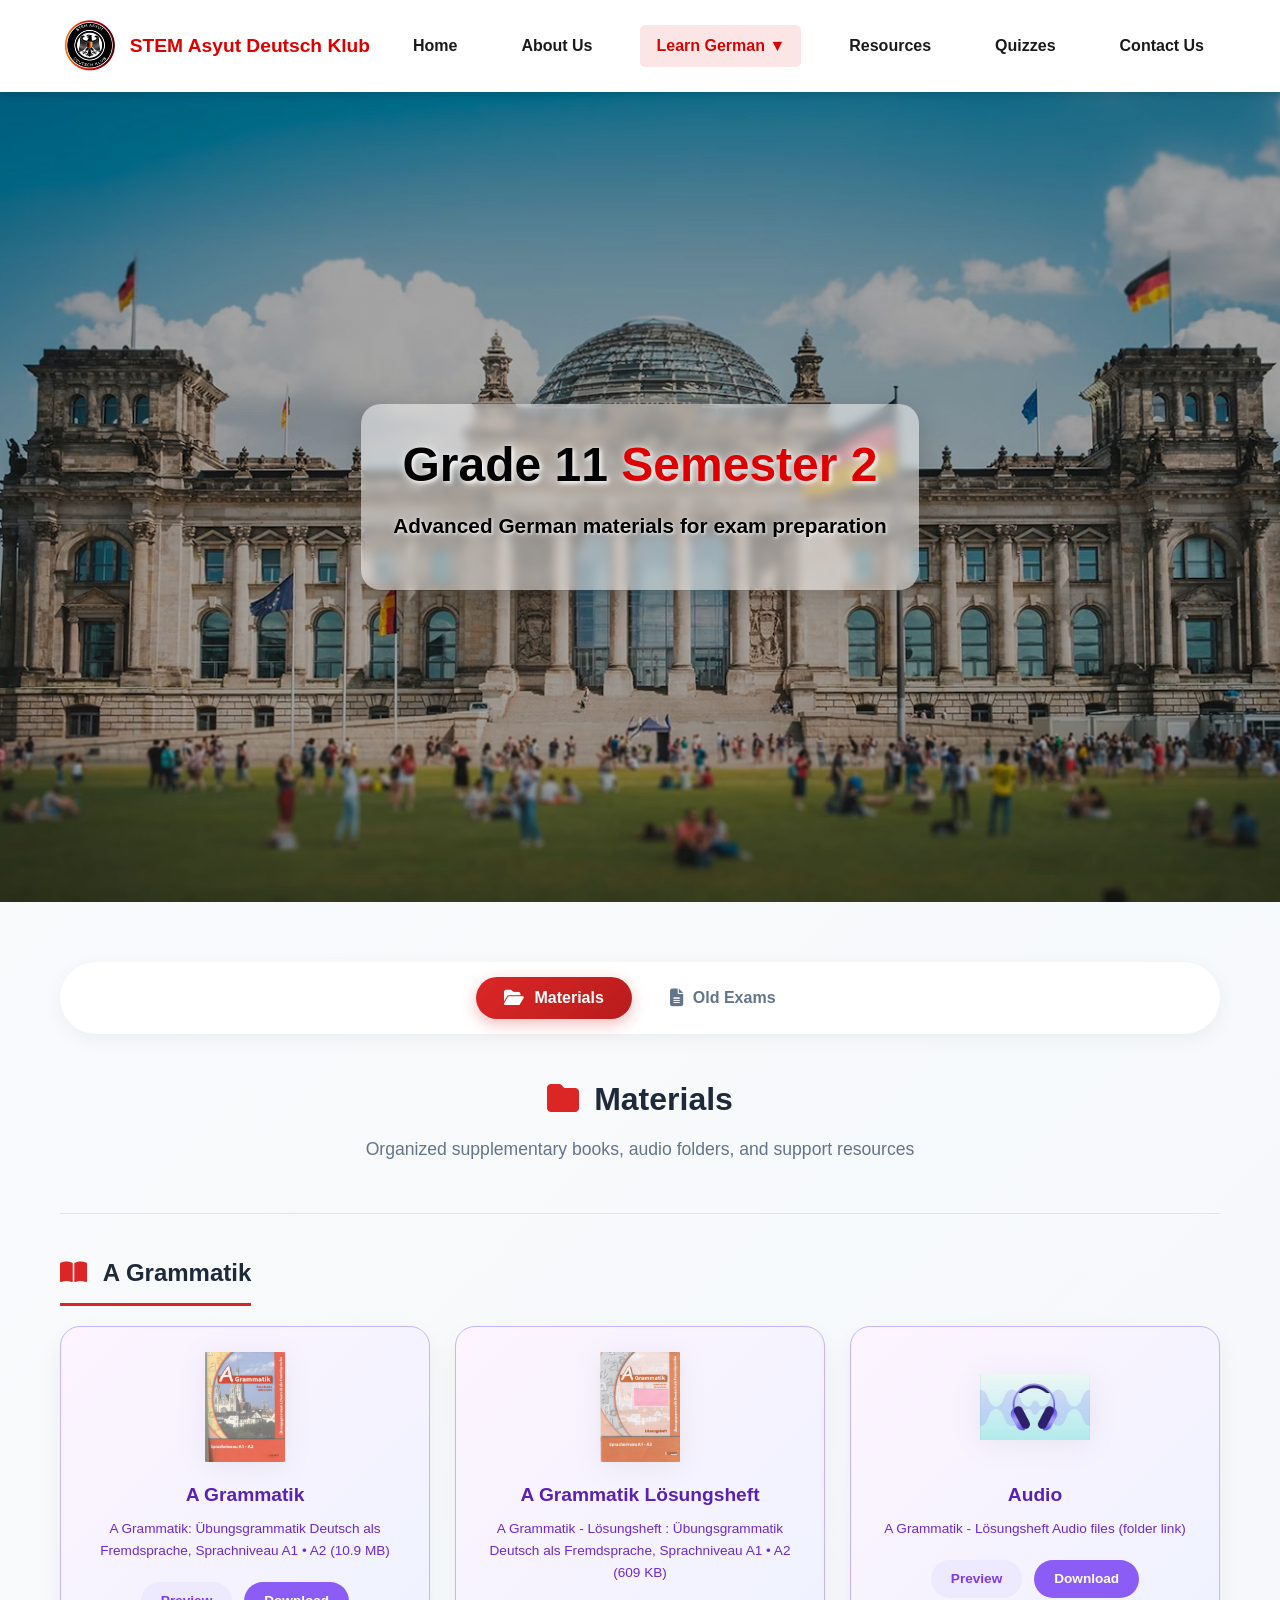
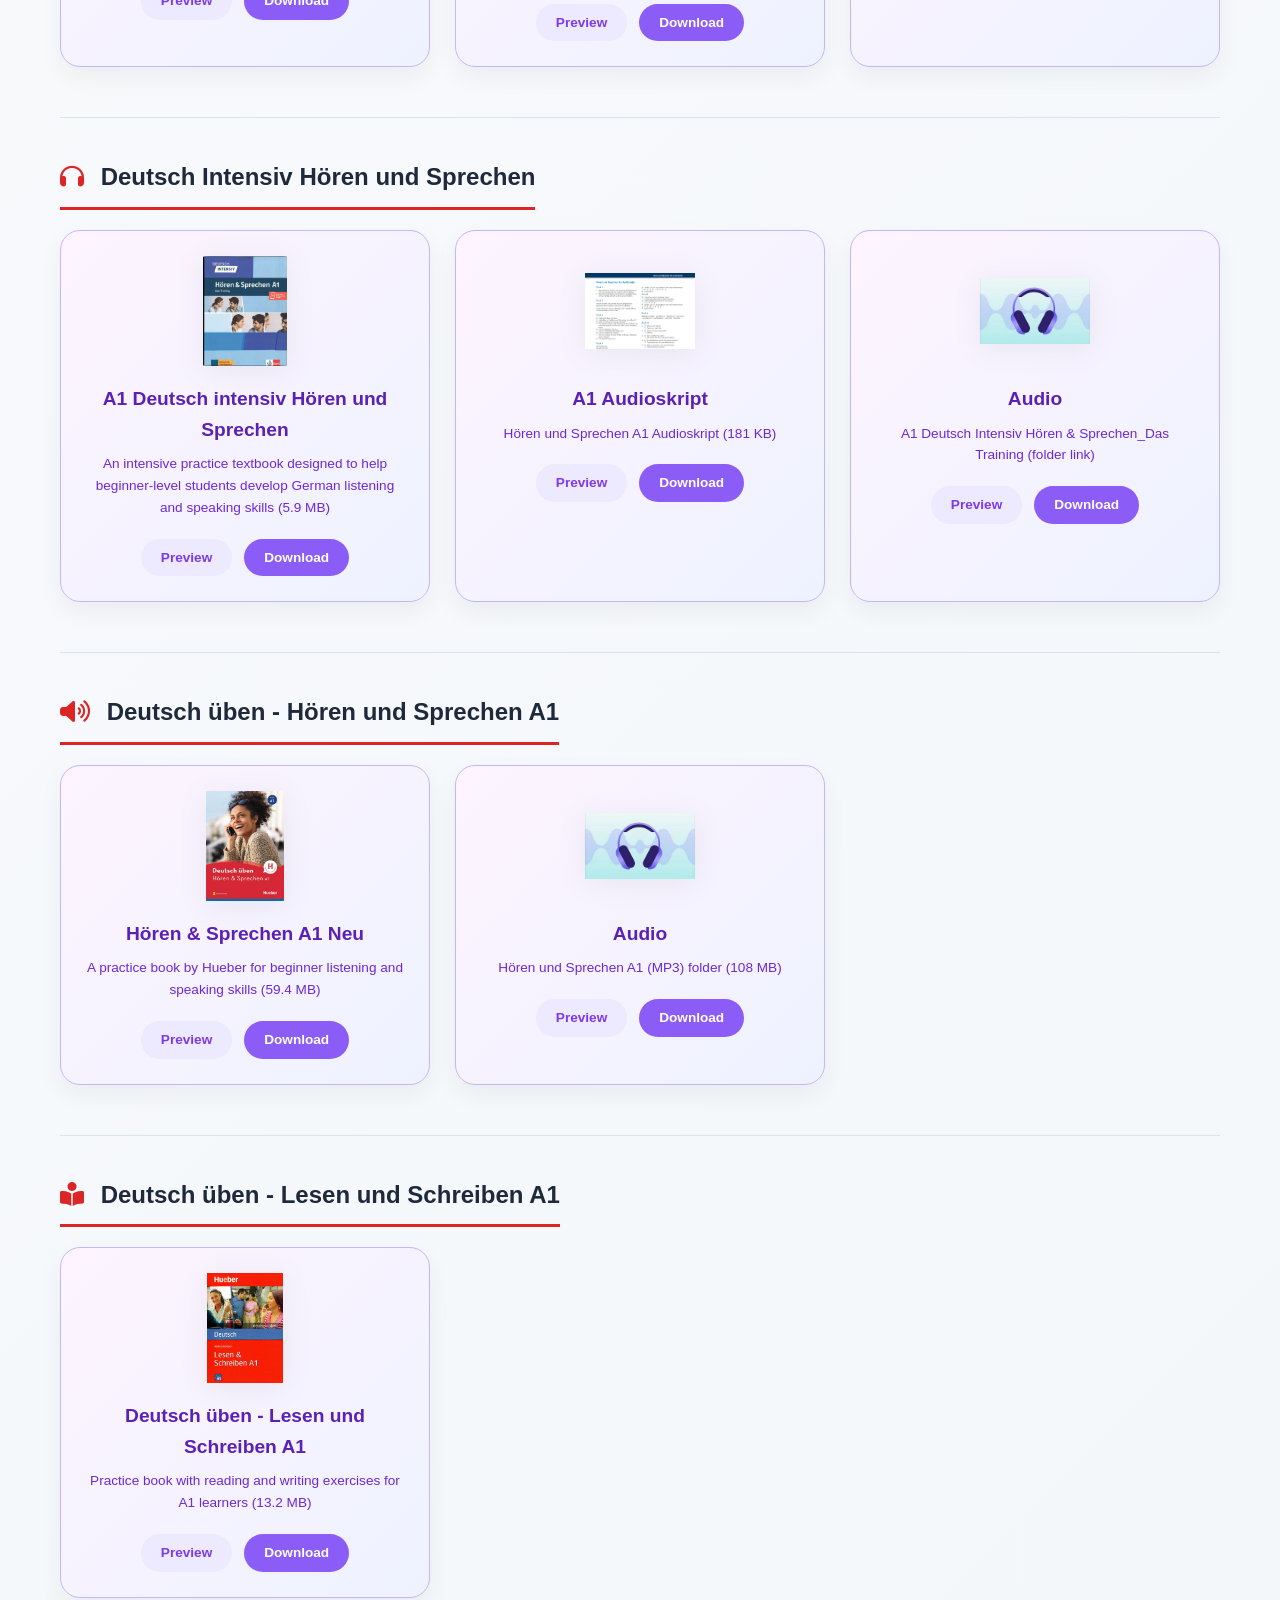
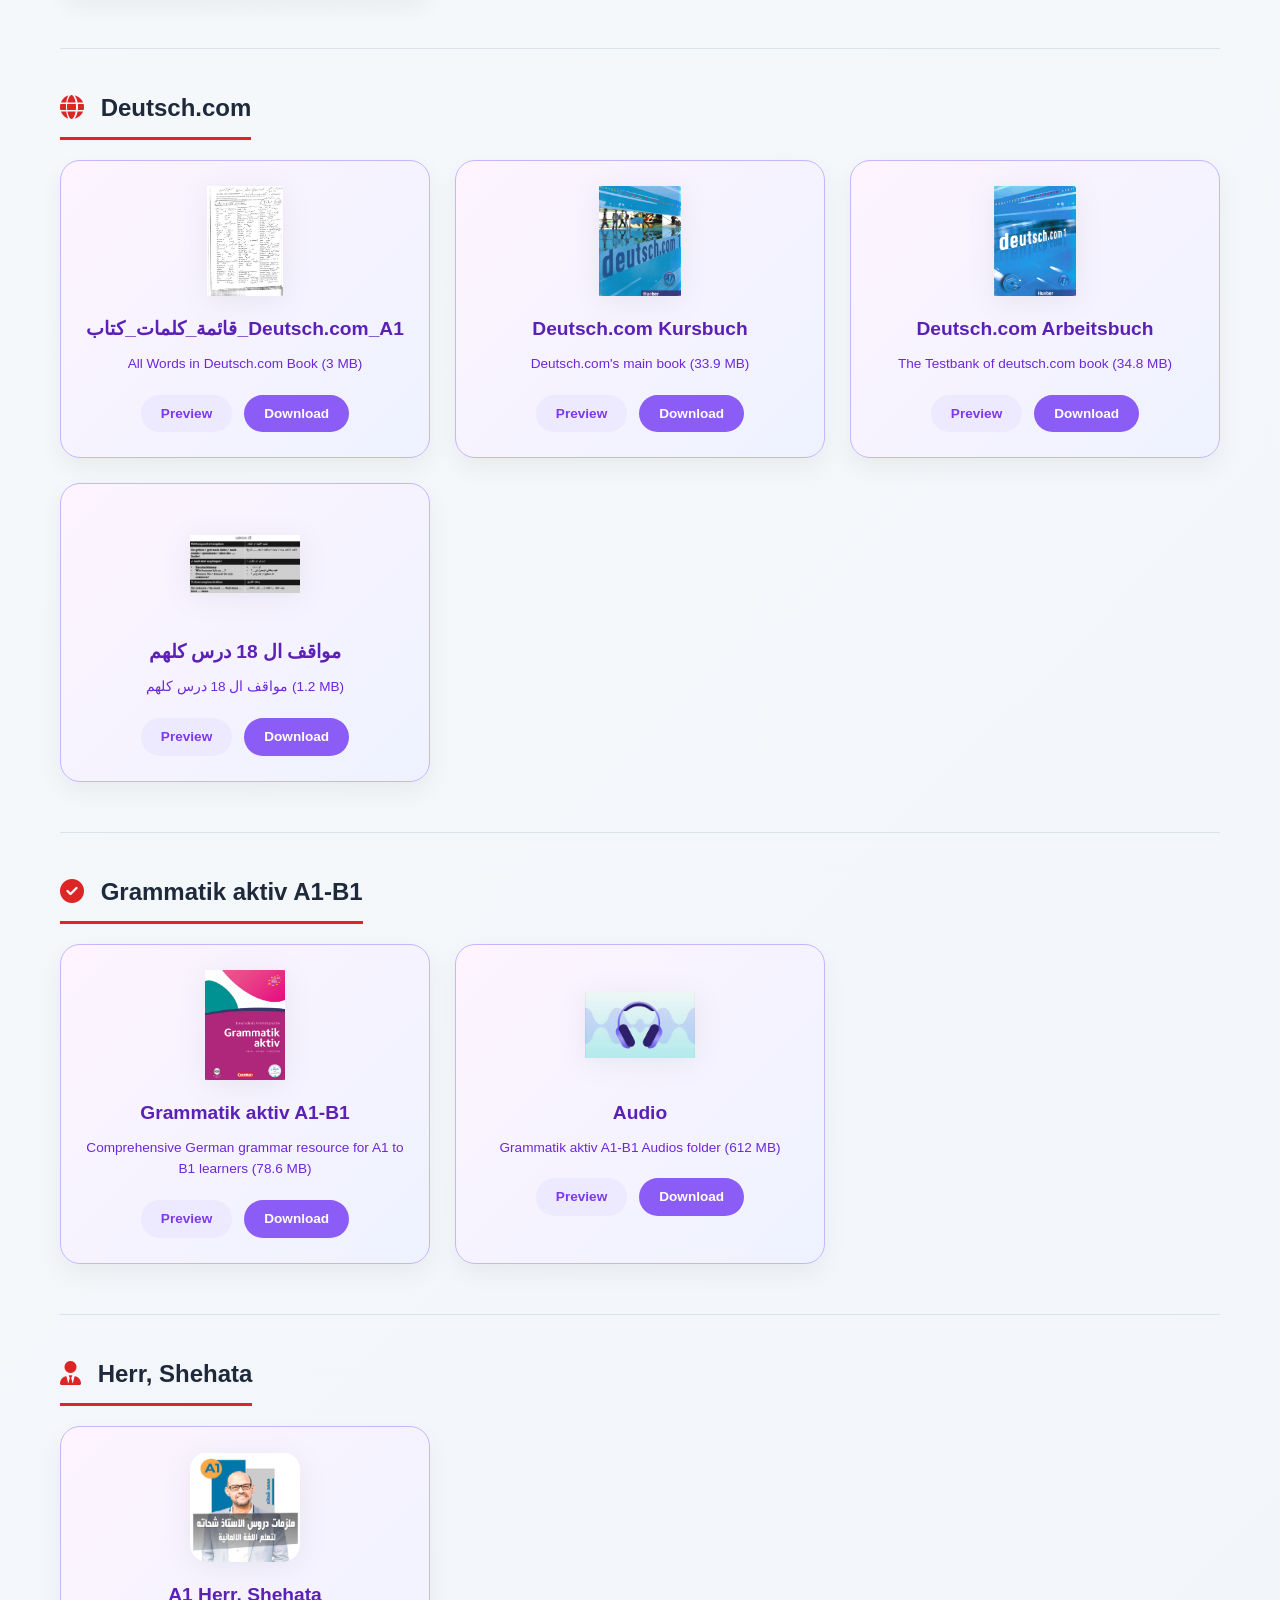
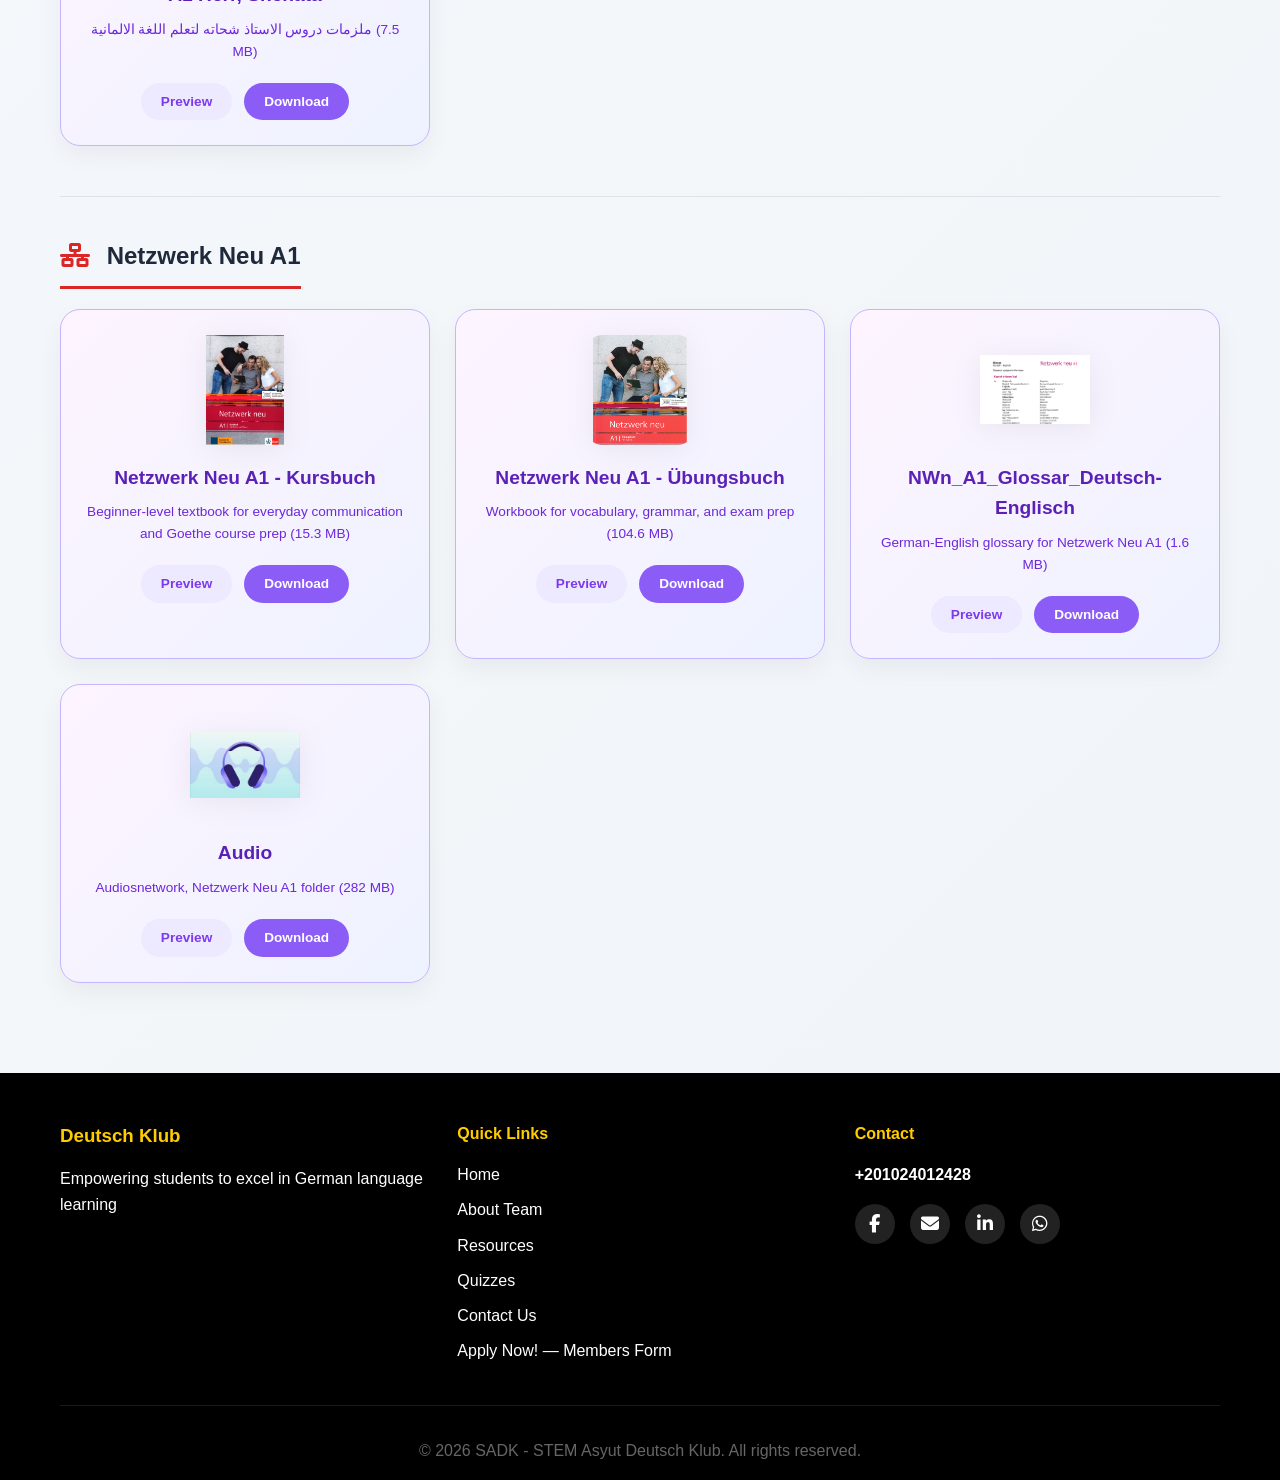
<file: pages/curriculum/g11/semester2/lektionen.html>
<!DOCTYPE html>
<html lang="en">
<head>
    <meta charset="UTF-8">
    <meta name="viewport" content="width=device-width, initial-scale=1.0">
    <title>G11 Semester 2 - Study Materials | Deutsch Klub</title>
    <link rel="icon" type="image/png" href="../../../../images/Logo.png">
    <link rel="stylesheet" href="../../../../css/style.css">
    <link rel="stylesheet" href="../../../../css/lektionen.css">
    <link rel="stylesheet" href="https://cdnjs.cloudflare.com/ajax/libs/font-awesome/6.5.0/css/all.min.css">
</head>
<body>
    <!-- Navbar -->
    <nav class="navbar">
        <div class="nav-container">
            <div class="nav-logo">
                <img src="../../../../images/Logo.png" alt="Deutsch Klub Logo" class="logo-img">
                <span class="logo-text">STEM Asyut Deutsch Klub</span>
            </div>
            <ul class="nav-menu" id="navMenu">
                <li class="nav-item"><a href="../../../../index.html" class="nav-link">Home</a></li>
                <li class="nav-item"><a href="../../../../pages/about.html" class="nav-link">About Us</a></li>
                <li class="nav-item dropdown">
                    <a href="#" class="nav-link dropdown-toggle active">Learn German ▼</a>
                    <ul class="dropdown-menu">
                        <li class="dropdown-item"><a href="../../../../pages/Materials.html" class="dropdown-toggle-sub">Materials</a></li>
                        <li class="dropdown-item">
                            <a href="#" class="dropdown-toggle-sub">G10 ▼</a>
                            <ul class="dropdown-submenu">
                                <li class="dropdown-item"><a href="../../g10/semester1/lektionen.html">Semester 1</a></li>
                                <li class="dropdown-item"><a href="../../g10/semester2/lektionen.html">Semester 2</a></li>
                            </ul>
                        </li>
                        <li class="dropdown-item">
                            <a href="#" class="dropdown-toggle-sub">G11 ▼</a>
                            <ul class="dropdown-submenu">
                                <li class="dropdown-item"><a href="../semester1/lektionen.html">Semester 1</a></li>
                                <li class="dropdown-item"><a href="lektionen.html" class="active">Semester 2</a></li>
                            </ul>
                        </li>
                    </ul>
                </li>
                <li class="nav-item"><a href="../../../../pages/resources.html" class="nav-link">Resources</a></li>
                <li class="nav-item"><a href="../../../../pages/test-banks.html" class="nav-link">Quizzes</a></li>
                <li class="nav-item"><a href="../../../../pages/contact.html" class="nav-link">Contact Us</a></li>
            </ul>
            <div class="hamburger" id="hamburger">
                <span></span><span></span><span></span>
            </div>
        </div>
    </nav>

    <!-- Hero Section -->
    <section class="hero">
        <div class="hero-background">
            <img src="../../../../images/Bg.png" alt="Background" class="bg-image">
            <div class="overlay"></div>
        </div>
        <div class="hero-content">
            <h1 class="hero-title">Grade 11 <span class="highlight">Semester 2</span></h1>
            <p class="hero-subtitle">Advanced German materials for exam preparation</p>
        </div>
    </section>

    <!-- Materials Section with Tabs -->
    <section class="materials-section">
        <div class="materials-container">
            
            <!-- Tab Navigation -->
            <div class="tab-navigation">
                <button class="tab-btn active" data-tab="materials">
                    <i class="fas fa-folder-open"></i>
                    <span>Materials</span>
                </button>
                <button class="tab-btn" data-tab="oldexams">
                    <i class="fas fa-file-alt"></i>
                    <span>Old Exams</span>
                </button>
            </div>

            <!-- ============================================ -->
            <!-- TAB 1: Materials Folder -->
            <!-- ============================================ -->
            <div class="tab-content active" id="tab-materials">
                <div class="content-header">
                    <h2><i class="fas fa-folder"></i>Materials</h2>
                    <p>Organized supplementary books, audio folders, and support resources</p>
                </div>

                <div class="other-section">
                    <h3 class="section-subtitle"><i class="fas fa-book-open"></i> A Grammatik</h3>
                    <div class="files-grid">
                        <div class="file-card other-card">
                            <img src="../../../../images/Agrammatik.png" alt="A Grammatik" class="file-image">
                            <h3>A Grammatik</h3>
                            <p>A Grammatik: Übungsgrammatik Deutsch als Fremdsprache, Sprachniveau A1 • A2 (10.9 MB)</p>
                            <div class="file-actions">
                                <a href="https://drive.google.com/file/d/1ct0WQzOnyRWp8X5zPDNArZrd_k2q-avl/preview" target="_blank" class="btn-preview">Preview</a>
                                <a href="https://drive.google.com/uc?export=download&id=1ct0WQzOnyRWp8X5zPDNArZrd_k2q-avl" class="btn-download">Download</a>
                            </div>
                        </div>
                        <div class="file-card other-card">
                            <img src="../../../../images/losss.png" alt="A Grammatik Lösungsheft" class="file-image">
                            <h3>A Grammatik Lösungsheft</h3>
                            <p>A Grammatik - Lösungsheft : Übungsgrammatik Deutsch als Fremdsprache, Sprachniveau A1 • A2 (609 KB)</p>
                            <div class="file-actions">
                                <a href="https://drive.google.com/file/d/1QEzXyqpMe3Fb6d4dQG1NQTHlVB-UMbJz/view?usp=drive_link" target="_blank" class="btn-preview">Preview</a>
                                <a href="https://drive.google.com/uc?export=download&id=1QEzXyqpMe3Fb6d4dQG1NQTHlVB-UMbJz" class="btn-download">Download</a>
                            </div>
                        </div>
                        <div class="file-card other-card">
                            <img src="../../../../images/audio.jpeg" alt="A Grammatik Audio" class="file-image">
                            <h3>Audio</h3>
                            <p>A Grammatik - Lösungsheft Audio files (folder link)</p>
                            <div class="file-actions">
                                <a href="https://drive.google.com/drive/folders/1ZUDwqOIE1drXWhX8ODtimK6p8DdGNXrB?usp=drive_link" target="_blank" class="btn-preview">Preview</a>
                                <a href="https://drive.google.com/drive/folders/1ZUDwqOIE1drXWhX8ODtimK6p8DdGNXrB?usp=drive_link" target="_blank" class="btn-download">Download</a>
                            </div>
                        </div>
                    </div>
                </div>

                <div class="other-section">
                    <h3 class="section-subtitle"><i class="fas fa-headphones"></i> Deutsch Intensiv Hören und Sprechen</h3>
                    <div class="files-grid">
                        <div class="file-card other-card">
                            <img src="../../../../images/horenundesprechen.png" alt="A1 Deutsch intensiv Hören und Sprechen" class="file-image">
                            <h3>A1 Deutsch intensiv Hören und Sprechen</h3>
                            <p>An intensive practice textbook designed to help beginner-level students develop German listening and speaking skills (5.9 MB)</p>
                            <div class="file-actions">
                                <a href="https://drive.google.com/file/d/1g1HgIyILFzsqPEMnG9ZOuoOn5pF47NsU/view?usp=drive_link" target="_blank" class="btn-preview">Preview</a>
                                <a href="https://drive.google.com/uc?export=download&id=1g1HgIyILFzsqPEMnG9ZOuoOn5pF47NsU" class="btn-download">Download</a>
                            </div>
                        </div>
                        <div class="file-card other-card">
                            <img src="../../../../images/audioscript.png" alt="A1 Audioskript" class="file-image">
                            <h3>A1 Audioskript</h3>
                            <p>Hören und Sprechen A1 Audioskript (181 KB)</p>
                            <div class="file-actions">
                                <a href="https://drive.google.com/file/d/1_53i2u-fLThBGgIQcdF2vlGNDoP1hb2B/view?usp=drive_link" target="_blank" class="btn-preview">Preview</a>
                                <a href="https://drive.google.com/uc?export=download&id=1_53i2u-fLThBGgIQcdF2vlGNDoP1hb2B" class="btn-download">Download</a>
                            </div>
                        </div>
                        <div class="file-card other-card">
                            <img src="../../../../images/audio.jpeg" alt="Deutsch Intensiv Audio" class="file-image">
                            <h3>Audio</h3>
                            <p>A1 Deutsch Intensiv Hören & Sprechen_Das Training (folder link)</p>
                            <div class="file-actions">
                                <a href="https://drive.google.com/drive/folders/1iOQvLgzlV6YU3EO6JNpYW4dE3D_J4aGN?usp=drive_link" target="_blank" class="btn-preview">Preview</a>
                                <a href="https://drive.google.com/drive/folders/1iOQvLgzlV6YU3EO6JNpYW4dE3D_J4aGN?usp=drive_link" target="_blank" class="btn-download">Download</a>
                            </div>
                        </div>
                    </div>
                </div>

                <div class="other-section">
                    <h3 class="section-subtitle"><i class="fas fa-volume-up"></i> Deutsch üben - Hören und Sprechen A1</h3>
                    <div class="files-grid">
                        <div class="file-card other-card">
                            <img src="../../../../images/DEUTSCHUBERN.png" alt="Hören & Sprechen A1 Neu" class="file-image">
                            <h3>Hören &amp; Sprechen A1 Neu</h3>
                            <p>A practice book by Hueber for beginner listening and speaking skills (59.4 MB)</p>
                            <div class="file-actions">
                                <a href="https://drive.google.com/file/d/1FLwBZQ-A7lEL_Le0RDiJsMEIqEPMt0kW/view?usp=drive_link" target="_blank" class="btn-preview">Preview</a>
                                <a href="https://drive.google.com/uc?export=download&id=1FLwBZQ-A7lEL_Le0RDiJsMEIqEPMt0kW" class="btn-download">Download</a>
                            </div>
                        </div>
                        <div class="file-card other-card">
                            <img src="../../../../images/audio.jpeg" alt="Deutsch üben Audio" class="file-image">
                            <h3>Audio</h3>
                            <p>Hören und Sprechen A1 (MP3) folder (108 MB)</p>
                            <div class="file-actions">
                                <a href="https://drive.google.com/drive/folders/1dY4ERBa2qyQM6HaP4pPcAuRj1znQThdK?usp=drive_link" target="_blank" class="btn-preview">Preview</a>
                                <a href="https://drive.google.com/drive/folders/1dY4ERBa2qyQM6HaP4pPcAuRj1znQThdK?usp=drive_link" target="_blank" class="btn-download">Download</a>
                            </div>
                        </div>
                    </div>
                </div>

                <div class="other-section">
                    <h3 class="section-subtitle"><i class="fas fa-book-reader"></i> Deutsch üben - Lesen und Schreiben A1</h3>
                    <div class="files-grid">
                        <div class="file-card other-card">
                            <img src="../../../../images/Lesenundschreiben.png" alt="Lesen und Schreiben A1" class="file-image">
                            <h3>Deutsch üben - Lesen und Schreiben A1</h3>
                            <p>Practice book with reading and writing exercises for A1 learners (13.2 MB)</p>
                            <div class="file-actions">
                                <a href="https://drive.google.com/file/d/1VO77sKSruz0llOPUYlAp_XzvkO_QzCVW/view?usp=drive_link" target="_blank" class="btn-preview">Preview</a>
                                <a href="https://drive.google.com/uc?export=download&id=1VO77sKSruz0llOPUYlAp_XzvkO_QzCVW" class="btn-download">Download</a>
                            </div>
                        </div>
                    </div>
                </div>

                <div class="other-section">
                    <h3 class="section-subtitle"><i class="fas fa-globe"></i> Deutsch.com</h3>
                    <div class="files-grid">
                        <div class="file-card other-card">
                            <img src="../../../../images/kalemat.png" alt="قائمة كلمات Deutsch.com" class="file-image">
                            <h3>قائمة_كلمات_كتاب_Deutsch.com_A1</h3>
                            <p>All Words in Deutsch.com Book (3 MB)</p>
                            <div class="file-actions">
                                <a href="https://drive.google.com/file/d/1U1OHRflmyxThUhbe0UJxvyKaVQWo8aqq/view?usp=drive_link" target="_blank" class="btn-preview">Preview</a>
                                <a href="https://drive.google.com/uc?export=download&id=1U1OHRflmyxThUhbe0UJxvyKaVQWo8aqq" class="btn-download">Download</a>
                            </div>
                        </div>
                        <div class="file-card other-card">
                            <img src="../../../../images/Deutsch.com Kursbuch.png" alt="Deutsch.com Kursbuch" class="file-image">
                            <h3>Deutsch.com Kursbuch</h3>
                            <p>Deutsch.com's main book (33.9 MB)</p>
                            <div class="file-actions">
                                <a href="https://drive.google.com/file/d/1v8_jE5zjFp5wEOhm353sWtU4FNlYYluB/view?usp=drive_link" target="_blank" class="btn-preview">Preview</a>
                                <a href="https://drive.google.com/uc?export=download&id=1v8_jE5zjFp5wEOhm353sWtU4FNlYYluB" class="btn-download">Download</a>
                            </div>
                        </div>
                        <div class="file-card other-card">
                            <img src="../../../../images/Arbeitsbuch.png" alt="Deutsch.com Arbeitsbuch" class="file-image">
                            <h3>Deutsch.com Arbeitsbuch</h3>
                            <p>The Testbank of deutsch.com book (34.8 MB)</p>
                            <div class="file-actions">
                                <a href="https://drive.google.com/file/d/1d2RkzGwBRLgIvCqcHuz5B_4hQibdP5d2/view?usp=drive_link" target="_blank" class="btn-preview">Preview</a>
                                <a href="https://drive.google.com/uc?export=download&id=1d2RkzGwBRLgIvCqcHuz5B_4hQibdP5d2" class="btn-download">Download</a>
                            </div>
                        </div>
                        <div class="file-card other-card">
                            <img src="../../../../images/altagggg.png" alt="مواقف ال 18 درس" class="file-image">
                            <h3>مواقف ال 18 درس كلهم</h3>
                            <p>مواقف ال 18 درس كلهم (1.2 MB)</p>
                            <div class="file-actions">
                                <a href="https://drive.google.com/file/d/17KSvuU6aqXmkQoHIjKi0kxT-H0NBdbXh/view?usp=drive_link" target="_blank" class="btn-preview">Preview</a>
                                <a href="https://drive.google.com/uc?export=download&id=17KSvuU6aqXmkQoHIjKi0kxT-H0NBdbXh" class="btn-download">Download</a>
                            </div>
                        </div>
                    </div>
                </div>

                <div class="other-section">
                    <h3 class="section-subtitle"><i class="fas fa-check-circle"></i> Grammatik aktiv A1-B1</h3>
                    <div class="files-grid">
                        <div class="file-card other-card">
                            <img src="../../../../images/grammatikaktiv.png" alt="Grammatik aktiv A1-B1" class="file-image">
                            <h3>Grammatik aktiv A1-B1</h3>
                            <p>Comprehensive German grammar resource for A1 to B1 learners (78.6 MB)</p>
                            <div class="file-actions">
                                <a href="https://drive.google.com/file/d/13yJ5z7YTmv5Gg-Z3E0G9YnLwzp5Z0-qR/view?usp=drive_link" target="_blank" class="btn-preview">Preview</a>
                                <a href="https://drive.google.com/uc?export=download&id=13yJ5z7YTmv5Gg-Z3E0G9YnLwzp5Z0-qR" class="btn-download">Download</a>
                            </div>
                        </div>
                        <div class="file-card other-card">
                            <img src="../../../../images/audio.jpeg" alt="Grammatik aktiv Audio" class="file-image">
                            <h3>Audio</h3>
                            <p>Grammatik aktiv A1-B1 Audios folder (612 MB)</p>
                            <div class="file-actions">
                                <a href="https://drive.google.com/drive/folders/1nhejYSqjqKLFd2Rk6wi-eY0_egLQgGjX?usp=drive_link" target="_blank" class="btn-preview">Preview</a>
                                <a href="https://drive.google.com/drive/folders/1nhejYSqjqKLFd2Rk6wi-eY0_egLQgGjX?usp=drive_link" target="_blank" class="btn-download">Download</a>
                            </div>
                        </div>
                    </div>
                </div>

                <div class="other-section">
                    <h3 class="section-subtitle"><i class="fas fa-user-tie"></i> Herr, Shehata</h3>
                    <div class="files-grid">
                        <div class="file-card other-card">
                            <img src="../../../../images/shehata.png" alt="A1 Herr, Shehata" class="file-image">
                            <h3>A1 Herr, Shehata</h3>
                            <p>ملزمات دروس الاستاذ شحاته لتعلم اللغة الالمانية (7.5 MB)</p>
                            <div class="file-actions">
                                <a href="https://drive.google.com/file/d/12-8_vEkaqGiU3cF3NKD9iIB-M-86CYDh/view?usp=drive_link" target="_blank" class="btn-preview">Preview</a>
                                <a href="https://drive.google.com/uc?export=download&id=12-8_vEkaqGiU3cF3NKD9iIB-M-86CYDh" class="btn-download">Download</a>
                            </div>
                        </div>
                    </div>
                </div>

                <div class="other-section">
                    <h3 class="section-subtitle"><i class="fas fa-network-wired"></i> Netzwerk Neu A1</h3>
                    <div class="files-grid">
                        <div class="file-card other-card">
                            <img src="../../../../images/Netzwerk Neu A1 - Kursbuch.png" alt="Netzwerk Neu A1 Kursbuch" class="file-image">
                            <h3>Netzwerk Neu A1 - Kursbuch</h3>
                            <p>Beginner-level textbook for everyday communication and Goethe course prep (15.3 MB)</p>
                            <div class="file-actions">
                                <a href="https://drive.google.com/file/d/1FArBSFN4PJZIR30VJQQ_V8-m5W6-IsSZ/view?usp=drive_link" target="_blank" class="btn-preview">Preview</a>
                                <a href="https://drive.google.com/uc?export=download&id=1FArBSFN4PJZIR30VJQQ_V8-m5W6-IsSZ" class="btn-download">Download</a>
                            </div>
                        </div>
                        <div class="file-card other-card">
                            <img src="../../../../images/Netzwerk Neu A1 - Übungsbuch.png" alt="Netzwerk Neu A1 Übungsbuch" class="file-image">
                            <h3>Netzwerk Neu A1 - Übungsbuch</h3>
                            <p>Workbook for vocabulary, grammar, and exam prep (104.6 MB)</p>
                            <div class="file-actions">
                                <a href="https://drive.google.com/file/d/1U3v8u-RNNMxFJy57-gTKwj82IJeOH08Y/view?usp=drive_link" target="_blank" class="btn-preview">Preview</a>
                                <a href="https://drive.google.com/uc?export=download&id=1U3v8u-RNNMxFJy57-gTKwj82IJeOH08Y" class="btn-download">Download</a>
                            </div>
                        </div>
                        <div class="file-card other-card">
                            <img src="../../../../images/dtoe.png" alt="NWn_A1 Glossar Deutsch-Englisch" class="file-image">
                            <h3>NWn_A1_Glossar_Deutsch-Englisch</h3>
                            <p>German-English glossary for Netzwerk Neu A1 (1.6 MB)</p>
                            <div class="file-actions">
                                <a href="https://drive.google.com/file/d/19JH3a_U9aDScMAVCDERUuw9QFUPZLkDB/view?usp=drive_link" target="_blank" class="btn-preview">Preview</a>
                                <a href="https://drive.google.com/uc?export=download&id=19JH3a_U9aDScMAVCDERUuw9QFUPZLkDB" class="btn-download">Download</a>
                            </div>
                        </div>
                        <div class="file-card other-card">
                            <img src="../../../../images/audio.jpeg" alt="Netzwerk Neu Audio" class="file-image">
                            <h3>Audio</h3>
                            <p>Audiosnetwork, Netzwerk Neu A1 folder (282 MB)</p>
                            <div class="file-actions">
                                <a href="https://drive.google.com/drive/folders/1qylk4NcXDpZNVGr30y-4XjYEtyY3SjN5?usp=drive_link" target="_blank" class="btn-preview">Preview</a>
                                <a href="https://drive.google.com/drive/folders/1qylk4NcXDpZNVGr30y-4XjYEtyY3SjN5?usp=drive_link" target="_blank" class="btn-download">Download</a>
                            </div>
                        </div>
                    </div>
                </div>
            </div>

            <!-- ============================================ -->
            <!-- TAB 2: Old Exams (Coming Soon) -->
            <!-- ============================================ -->
            <div class="tab-content" id="tab-oldexams">
                <div class="content-header">
                    <h2><i class="fas fa-file-alt"></i> Old Exams</h2>
                    <p>Previous exams for practice and preparation</p>
                </div>
                <div class="coming-soon">
                    <div class="coming-soon-icon">
                        <i class="fas fa-hourglass-half"></i>
                    </div>
                    <h3>Coming Soon</h3>
                    <p>Old exams for Grade 11 Semester 2 will be added here shortly.</p>
                    <p style="margin-top: 10px; font-size: 0.9rem;">📌 Check back later for updates!</p>
                </div>
            </div>

        </div>
    </section>

    <!-- Footer -->
    <footer class="footer">
        <div class="container">
            <div class="footer-content">
                <div class="footer-section">
                    <h3>Deutsch Klub</h3>
                    <p>Empowering students to excel in German language learning</p>
                </div>
                <div class="footer-section">
                    <h4>Quick Links</h4>
                    <ul>
                        <li><a href="../../../../index.html">Home</a></li>
                        <li><a href="../../../../pages/about.html">About Team</a></li>
                        <li><a href="../../../../pages/resources.html">Resources</a></li>
                        <li><a href="../../../../pages/test-banks.html">Quizzes</a></li>
                        <li><a href="../../../../pages/contact.html">Contact Us</a></li>
                        <li>
                            <a href="https://docs.google.com/forms/d/e/1FAIpQLScHW62ctySetNvA77ugYEDBZ3rTEvPl_3uHlcNOVpsYtgZROw/viewform?usp=header" 
                               target="_blank" 
                               rel="noopener noreferrer">
                                Apply Now! — Members Form
                            </a>
                        </li>
                    </ul>
                </div>
                <div class="footer-section">
                    <h4>Contact</h4>
                    <p class="contact-number">+201024012428</p>
                    <div class="social-icons">
                        <a href="https://www.facebook.com/profile.php?id=61564110370482" target="_blank"><i class="fab fa-facebook-f"></i></a>
                        <a href="mailto:stemasyutdeutschklub@gmail.com" target="_blank"><i class="fas fa-envelope"></i></a>
                        <a href="https://www.linkedin.com/company/stem-asyut-deutsch-klub/" target="_blank"><i class="fab fa-linkedin-in"></i></a>
                        <a href="https://whatsapp.com/channel/0029VbBIB41ISTkC7JuaUb1q" target="_blank"><i class="fab fa-whatsapp"></i></a>
                    </div>
                </div>
            </div>
            <div class="footer-bottom">
                <p>&copy; 2026 SADK - STEM Asyut Deutsch Klub. All rights reserved.</p>
            </div>
        </div>
    </footer>

    <script src="../../../../js/main.js"></script>
    <script src="../../../../js/lektionen.js"></script>
</body>
</html>
</file>
<file: css/style.css>
/* ============================================
   Deutsch Klub Website - Main Stylesheet
   Colors: Black, Red, Gold (German Identity)
   ============================================ */

/* Reset & Base Styles */
* {
    margin: 0;
    padding: 0;
    box-sizing: border-box;
}

:root {
    /* Colors extracted from logo and background images */
    --color-black: #000000;
    --color-red: #DE0000;
    --color-gold: #FFCC00;
    --color-dark-red: #B30000;
    --color-dark-gold: #CC9900;
    --color-light-beige: #EAE0D6;
    --color-cream: #F5EFE9;
    --color-light-gray: #f5f5f5;
    --color-gray: #666666;
    --color-gray-shadow: #A0A0A0;
    --color-white: #ffffff;
    --shadow: 0 4px 6px rgba(0, 0, 0, 0.1);
    --shadow-hover: 0 8px 16px rgba(0, 0, 0, 0.15);
    --transition: all 0.3s ease;
}

body {
    font-family: 'Segoe UI', Tahoma, Geneva, Verdana, sans-serif;
    line-height: 1.6;
    color: #1a1a1a;
    background-color: var(--color-cream);
    overflow-x: hidden;
    position: relative;
    font-weight: 500;
}

body::before {
    content: '';
    position: fixed;
    top: 0;
    left: 0;
    width: 100%;
    height: 100%;
    background-color: var(--color-cream);
    background-image: url('../images/Bg.png');
    background-size: cover;
    background-position: center;
    background-attachment: fixed;
    background-repeat: no-repeat;
    z-index: -1;
}

.container {
    max-width: 1200px;
    margin: 0 auto;
    padding: 0 20px;
}

/* ============================================
   Navigation Bar
   ============================================ */

.navbar {
    background-color: var(--color-white);
    box-shadow: var(--shadow);
    position: sticky;
    top: 0;
    z-index: 1000;
    padding: 1rem 0;
}

.nav-container {
    max-width: 1200px;
    margin: 0 auto;
    padding: 0 20px;
    display: flex;
    justify-content: space-between;
    align-items: center;
}

.nav-logo {
    display: flex;
    align-items: center;
    gap: 10px;
    font-weight: bold;
    font-size: 1.2rem;
    color: var(--color-black);
}

.logo-img {
    height: 60px;
    width: auto;
}

.logo-text {
    color: var(--color-red);
}

.nav-menu {
    display: flex;
    list-style: none;
    gap: 2rem;
    align-items: center;
}

.nav-item {
    position: relative;
}

.nav-link {
    text-decoration: none;
    color: #1a1a1a;
    font-weight: 600;
    padding: 0.5rem 1rem;
    border-radius: 5px;
    transition: var(--transition);
    display: block;
    text-shadow: 0 1px 2px rgba(255, 255, 255, 0.8);
}

.nav-link:hover,
.nav-link.active {
    color: var(--color-red);
    background-color: rgba(221, 0, 0, 0.1);
}

/* Dropdown Menu */
.dropdown {
    position: relative;
}

.dropdown-menu {
    position: absolute;
    top: 100%;
    left: 0;
    background-color: var(--color-white);
    box-shadow: var(--shadow-hover);
    border-radius: 8px;
    min-width: 250px;
    padding: 0.5rem 0;
    list-style: none;
    opacity: 0;
    visibility: hidden;
    transform: translateY(-10px);
    transition: var(--transition);
    margin-top: 0.5rem;
}

.dropdown:hover .dropdown-menu {
    opacity: 1;
    visibility: visible;
    transform: translateY(0);
}

.dropdown-item {
    position: relative;
}

.dropdown-toggle-sub {
    padding: 0.75rem 1.5rem;
    display: block;
    color: #1a1a1a;
    text-decoration: none;
    transition: var(--transition);
    font-weight: 600;
}

.dropdown-toggle-sub:hover {
    background-color: var(--color-light-gray);
    color: var(--color-red);
}

.dropdown-submenu {
    position: absolute;
    left: 100%;
    top: 0;
    background-color: var(--color-white);
    box-shadow: var(--shadow-hover);
    border-radius: 8px;
    min-width: 280px;
    padding: 0.5rem 0;
    list-style: none;
    opacity: 0;
    visibility: hidden;
    transform: translateX(-10px);
    transition: var(--transition);
}

.dropdown-item:hover .dropdown-submenu {
    opacity: 1;
    visibility: visible;
    transform: translateX(0);
}

.dropdown-submenu li a {
    padding: 0.75rem 1.5rem;
    display: block;
    color: #1a1a1a;
    text-decoration: none;
    transition: var(--transition);
    font-size: 0.9rem;
    font-weight: 500;
}

.dropdown-submenu li a:hover {
    background-color: var(--color-light-gray);
    color: var(--color-red);
    padding-left: 2rem;
}

/* Hamburger Menu (Mobile) */
.hamburger {
    display: none;
    flex-direction: column;
    cursor: pointer;
    gap: 5px;
}

.hamburger span {
    width: 25px;
    height: 3px;
    background-color: var(--color-black);
    border-radius: 3px;
    transition: var(--transition);
}

/* ============================================
   Hero Section
   ============================================ */

.hero {
    position: relative;
    min-height: 90vh;
    display: flex;
    align-items: center;
    justify-content: center;
    text-align: center;
    overflow: hidden;
}

.hero-background {
    position: absolute;   
    inset: 0;
    z-index: 0;
}
.bg-image {
    width: 100%;
    height: 100%;
    object-fit: cover;
    display: block;
}


.overlay {
    position: absolute;
    inset: 0;
    background: rgba(0, 0, 0, 0.3); 
}

.hero-content {
    position: relative;
    z-index: 2;
    padding: 2rem;
    animation: fadeInUp 1s ease-out;
    max-width: 800px;
    background-color: rgba(255, 255, 255, 0.185);
    border-radius: 20px;
    box-shadow: 0 8px 32px rgba(0, 0, 0, 0.2);
    backdrop-filter: blur(1px);
}

.hero-logo {
    margin-bottom: -1rem;
    animation: fadeIn 1.5s ease-out;
}

.hero-logo-img {
    height: 140px;
    width: auto;
    filter: drop-shadow(0 4px 8px rgba(0, 0, 0, 0.2));

}

.hero-title {
    font-size: 3rem;
    font-weight: bold;
    margin-bottom: 1rem;
    color: var(--color-black);
    line-height: 1.2;
    text-shadow: 2px 2px 4px rgba(255, 255, 255, 0.9), 0 0 10px rgba(255, 255, 255, 0.7);
}

.highlight {
    color: var(--color-red);
}

.hero-subtitle {
    font-size: 1.3rem;
    color: var(--color-black);
    margin-bottom: 1rem;
    font-weight: 600;
    text-shadow: 1px 1px 3px rgba(255, 255, 255, 0.9), 0 0 8px rgba(255, 255, 255, 0.6);
}

.hero-message {
    font-size: 1.1rem;
    color: var(--color-gray);
    margin-bottom: 2rem;
    font-style: italic;
}

.gold-text {
    color: var(--color-dark-gold);
    font-weight: bold;
}

.hero-buttons {
    display: flex;
    gap: 1rem;
    justify-content: center;
    flex-wrap: wrap;
}

.btn {
    padding: 0.875rem 2rem;
    border-radius: 30px;
    text-decoration: none;
    font-weight: 600;
    transition: var(--transition);
    display: inline-block;
    border: 2px solid transparent;
}

.btn-primary {
    background-color: var(--color-red);
    color: var(--color-white);
}

.btn-primary:hover {
    background-color: var(--color-dark-red);
    transform: translateY(-2px);
    box-shadow: var(--shadow-hover);
}

.btn-secondary {
    background-color: transparent;
    color: var(--color-red);
    border-color: var(--color-red);
}

.btn-secondary:hover {
    background-color: var(--color-red);
    color: var(--color-white);
    transform: translateY(-2px);
}

.scroll-indicator {
    position: absolute;
    bottom: 30px;
    left: 50%;
    transform: translateX(-50%);
    animation: bounce 2s infinite;
}

.scroll-arrow {
    width: 30px;
    height: 30px;
    border-right: 3px solid var(--color-red);
    border-bottom: 3px solid var(--color-red);
    transform: rotate(45deg);
}

/* ============================================
   Features Section
   ============================================ */

.features {
    padding: 5rem 0;
    background-color: var(--color-light-gray);
}

.section-title {
    text-align: center;
    font-size: 2.5rem;
    margin-bottom: 3rem;
    color: var(--color-black);
    font-weight: bold;
    text-shadow: 1px 1px 3px rgba(255, 255, 255, 0.9), 0 0 8px rgba(255, 255, 255, 0.6);
}

.features-grid {
    display: grid;
    grid-template-columns: repeat(auto-fit, minmax(250px, 1fr));
    gap: 2rem;
}

.feature-card {
    background-color: rgba(255, 255, 255, 0.95);
    padding: 2rem;
    border-radius: 15px;
    text-align: center;
    box-shadow: var(--shadow);
    transition: var(--transition);
    backdrop-filter: blur(5px);
}

.feature-card:hover {
    transform: translateY(-5px);
    box-shadow: var(--shadow-hover);
}

.feature-icon {
    font-size: 3rem;
    margin-bottom: 1rem;
}

.feature-card h3 {
    color: var(--color-red);
    margin-bottom: 1rem;
    font-size: 1.3rem;
    font-weight: bold;
    text-shadow: 0 1px 2px rgba(255, 255, 255, 0.8);
}

.feature-card p {
    color: #2a2a2a;
    line-height: 1.6;
    font-weight: 500;
}

/* ============================================
   Footer
   ============================================ */

.footer {
    background-color: var(--color-black);
    color: var(--color-white);
    padding: 3rem 0 1rem;
}

.footer-content {
    display: grid;
    grid-template-columns: repeat(auto-fit, minmax(250px, 1fr));
    gap: 2rem;
    margin-bottom: 2rem;
}

.footer-section h3,
.footer-section h4 {
    color: var(--color-gold);
    margin-bottom: 1rem;
}

.footer-section ul {
    list-style: none;
    padding: 0;
}

.footer-section ul li {
    margin-bottom: 0.6rem;
}

.footer-section a {
    color: var(--color-white);
    text-decoration: none;
    transition: 0.3s ease;
}

.footer-section a:hover {
    color: var(--color-gold);
    padding-left: 6px;
}

.contact-number {
    margin-bottom: 1rem;
    font-weight: 600;
    color: var(--color-white);
}

/* Social Icons */
.social-icons {
    display: flex;
    gap: 15px;
    margin-top: 0.5rem;
}

.social-icons a {
    width: 40px;
    height: 40px;
    border-radius: 50%;
    background-color: #222;
    display: flex;
    align-items: center;
    justify-content: center;
    color: white;
    font-size: 18px;
    transition: 0.3s ease;
}

.social-icons a:hover {
    transform: translateY(-6px) scale(1.1);
    background-color: var(--color-gold);
    color: black;
}

.footer-bottom {
    text-align: center;
    padding-top: 2rem;
    border-top: 1px solid rgba(255, 255, 255, 0.1);
    color: var(--color-gray);
}


/* ============================================
   Page Content Styles (Shared)
   ============================================ */

.page-header {
    background: linear-gradient(135deg, var(--color-red) 0%, var(--color-dark-red) 100%);
    color: var(--color-white);
    padding: 2rem 0;
    text-align: center;
    position: relative;
    z-index: 1;
}

.page-header h1 {
    font-size: 2.5rem;
    margin-bottom: 0.5rem;
}

.page-header p {
    font-size: 1.2rem;
    opacity: 0.9;
}

.page-content {
    padding: 3rem 0;
    min-height: 60vh;
    position: relative;
    z-index: 1;
}

.content-container {
    background-color: rgba(255, 255, 255, 0.98);
    border-radius: 15px;
    padding: 2rem;
    box-shadow: 0 4px 20px rgba(0, 0, 0, 0.15);
    margin: 0rem 0;
    backdrop-filter: blur(10px);
}

.content-container h2,
.content-container h3,
.content-container h4 {
    color: var(--color-black);
    font-weight: bold;
    text-shadow: 0 1px 2px rgba(255, 255, 255, 0.8);
}

.content-container p {
    color: #1a1a1a;
    font-weight: 500;
}

/* ============================================
   Animations
   ============================================ */

@keyframes fadeIn {
    from {
        opacity: 0;
    }
    to {
        opacity: 1;
    }
}

@keyframes fadeInUp {
    from {
        opacity: 0;
        transform: translateY(30px);
    }
    to {
        opacity: 1;
        transform: translateY(0);
    }
}

@keyframes bounce {
    0%, 20%, 50%, 80%, 100% {
        transform: translateX(-50%) translateY(0);
    }
    40% {
        transform: translateX(-50%) translateY(-10px);
    }
    60% {
        transform: translateX(-50%) translateY(-5px);
    }
}

/* ============================================
   Responsive Design
   ============================================ */

@media (max-width: 768px) {
    .hamburger {
        display: flex;
    }

    .nav-menu {
        position: fixed;
        left: -100%;
        top: 70px;
        flex-direction: column;
        background-color: var(--color-white);
        width: 100%;
        text-align: center;
        transition: var(--transition);
        box-shadow: var(--shadow);
        padding: 2rem 0;
        gap: 0;
    }

    .nav-menu.active {
        left: 0;
    }

    .nav-item {
        width: 100%;
    }

    .nav-link {
        padding: 1rem;
        width: 100%;
    }

    .dropdown-menu {
        position: static;
        opacity: 1;
        visibility: visible;
        transform: none;
        box-shadow: none;
        background-color: var(--color-light-gray);
        margin-top: 0;
        border-radius: 0;
    }

    .dropdown-submenu {
        position: static;
        opacity: 1;
        visibility: visible;
        transform: none;
        box-shadow: none;
        background-color: rgba(0, 0, 0, 0.05);
        margin-left: 1rem;
    }

    .hero-title {
        font-size: 2rem;
    }

    .hero-subtitle {
        font-size: 1.1rem;
    }

    .section-title {
        font-size: 2rem;
    }

    .features-grid {
        grid-template-columns: 1fr;
    }
}

@media (max-width: 480px) {
    .hero-title {
        font-size: 1.5rem;
    }

    .hero-buttons {
        flex-direction: column;
    }

    .btn {
        width: 100%;
    }
}



/* أضف هذا في نهاية ملف style.css */

/* إصلاح لـ background للصفحات الأخرى */
.page-content {
    position: relative;
    z-index: 2;
    background-color: rgba(245, 239, 233, 0.95);
    margin-top: 0rem;
    border-radius: 15px;
    box-shadow: 0 4px 20px rgba(0, 0, 0, 0.15);
    padding: 0rem;
}

/* إصلاح لـ hero في الصفحات الأخرى */
.hero .hero-content {
    padding: 2rem;
    background-color: rgba(255, 255, 255, 0.5);
    border-radius: 20px;
    box-shadow: 0 8px 32px rgba(0, 0, 0, 0.2);
    backdrop-filter: blur(5px);
    margin: 2rem auto;
    max-width: 800px;
}

/* إصلاح لـ navbar dropdown links */
.dropdown-menu a {
    display: block;
    padding: 0.75rem 1.5rem;
    color: #1a1a1a;
    text-decoration: none;
    transition: var(--transition);
    font-weight: 500;
}

.dropdown-menu a:hover {
    background-color: var(--color-light-gray);
    color: var(--color-red);
}

/* إصلاح لـ active link */
.nav-link.active {
    color: var(--color-red) !important;
    background-color: rgba(221, 0, 0, 0.1) !important;
}
</file>
<file: css/materials.css>
/* ===== Materials Page Styles ===== */

.materials-section {
    padding: 60px 0;
    background: linear-gradient(135deg, #f8fafc 0%, #f1f5f9 100%);
    position: relative;
}

.materials-container {
    max-width: 1200px;
    margin: 0 auto;
    padding: 0 20px;
    display: flex;
    flex-direction: column;
    gap: 50px;
}

/* Grade Cards */
.grade-card {
    background: white;
    border-radius: 32px;
    overflow: hidden;
    box-shadow: 0 20px 40px rgba(0, 0, 0, 0.08);
    transition: transform 0.4s ease, box-shadow 0.4s ease;
}

.grade-card:hover {
    transform: translateY(-8px);
    box-shadow: 0 30px 50px rgba(0, 0, 0, 0.12);
}

.grade-header {
    padding: 40px;
    text-align: center;
    position: relative;
    overflow: hidden;
}

.grade-10 .grade-header {
    background: linear-gradient(135deg, #1e293b 0%, #0f172a 100%);
}

.grade-11 .grade-header {
    background: linear-gradient(135deg, #991b1b 0%, #7f1d1d 100%);
}

.grade-icon {
    width: 80px;
    height: 80px;
    background: rgba(255, 255, 255, 0.15);
    border-radius: 50%;
    display: flex;
    align-items: center;
    justify-content: center;
    margin: 0 auto 20px;
    font-size: 2.5rem;
    color: #fbbf24;
}

.grade-title {
    font-size: 2.5rem;
    color: white;
    margin-bottom: 10px;
    font-weight: 700;
}

.grade-description {
    color: #cbd5e1;
    font-size: 1.1rem;
}

/* Semester Grid */
.semester-grid {
    display: grid;
    grid-template-columns: repeat(2, 1fr);
    gap: 1px;
    background: #e2e8f0;
}

.semester-card {
    background: white;
    padding: 40px 30px;
    text-align: center;
    text-decoration: none;
    transition: all 0.3s ease;
    position: relative;
    overflow: hidden;
}

.semester-card:hover {
    background: #f8fafc;
    transform: scale(1.02);
}

.semester-card:hover .arrow-btn {
    transform: translateX(5px);
    color: #dc2626;
}

.semester-icon {
    width: 60px;
    height: 60px;
    background: linear-gradient(135deg, #3b82f6, #0ea5e9);
    border-radius: 16px;
    display: flex;
    align-items: center;
    justify-content: center;
    margin: 0 auto 20px;
    font-size: 1.8rem;
    color: white;
}

.semester-card h3 {
    font-size: 1.5rem;
    color: #1e293b;
    margin-bottom: 10px;
    font-weight: 600;
}

.semester-card p {
    color: #64748b;
    font-size: 0.9rem;
    margin-bottom: 20px;
    line-height: 1.5;
}

.arrow-btn {
    display: inline-block;
    font-size: 1.5rem;
    color: #94a3b8;
    transition: all 0.3s ease;
}

/* Extras Card */
.extras-card {
    background: white;
    border-radius: 32px;
    overflow: hidden;
    box-shadow: 0 20px 40px rgba(0, 0, 0, 0.08);
    transition: transform 0.4s ease;
}

.extras-card:hover {
    transform: translateY(-5px);
}

.extras-header {
    background: linear-gradient(135deg, #475569 0%, #334155 100%);
    padding: 35px;
    text-align: center;
}

.extras-icon {
    width: 70px;
    height: 70px;
    background: rgba(255, 255, 255, 0.15);
    border-radius: 50%;
    display: flex;
    align-items: center;
    justify-content: center;
    margin: 0 auto 15px;
    font-size: 2rem;
    color: #fbbf24;
}

.extras-header h2 {
    font-size: 1.8rem;
    color: white;
    margin-bottom: 8px;
}

.extras-header p {
    color: #cbd5e1;
}

.extras-grid {
    display: grid;
    grid-template-columns: repeat(auto-fit, minmax(200px, 1fr));
    gap: 1px;
    background: #e2e8f0;
}

.extra-link {
    background: white;
    padding: 25px 20px;
    display: flex;
    align-items: center;
    justify-content: center;
    gap: 15px;
    text-decoration: none;
    color: #1e293b;
    font-weight: 500;
    transition: all 0.3s ease;
}

.extra-link:hover {
    background: #f8fafc;
    color: #dc2626;
}

.extra-link i:first-child {
    font-size: 1.3rem;
    color: #3b82f6;
}

.extra-link:hover i:first-child {
    color: #dc2626;
}

.extra-link i:last-child {
    font-size: 0.9rem;
    color: #94a3b8;
    transition: transform 0.3s ease;
}

.extra-link:hover i:last-child {
    transform: translateX(5px);
    color: #dc2626;
}

/* Responsive */
@media (max-width: 768px) {
    .materials-section {
        padding: 40px 0;
    }
    
    .grade-header {
        padding: 30px 20px;
    }
    
    .grade-title {
        font-size: 1.8rem;
    }
    
    .semester-grid {
        grid-template-columns: 1fr;
    }
    
    .semester-card {
        padding: 30px 20px;
    }
    
    .semester-card h3 {
        font-size: 1.3rem;
    }
    
    .extras-header {
        padding: 25px 20px;
    }
    
    .extras-header h2 {
        font-size: 1.5rem;
    }
    
    .extras-grid {
        grid-template-columns: 1fr;
    }
    
    .extra-link {
        padding: 20px;
    }
}

@media (max-width: 480px) {
    .grade-icon {
        width: 60px;
        height: 60px;
        font-size: 2rem;
    }
    
    .semester-icon {
        width: 50px;
        height: 50px;
        font-size: 1.5rem;
    }
}
</file>
<file: css/resources.css>
/* ===== Redesigned Resources Page ===== */

.resources-section {
    padding: 70px 0;
    position: relative;
    overflow: hidden;
    background:
        radial-gradient(circle at 10% 15%, rgba(59, 130, 246, 0.12) 0 2px, transparent 2px 100%),
        radial-gradient(circle at 85% 30%, rgba(124, 58, 237, 0.12) 0 2px, transparent 2px 100%),
        radial-gradient(circle at 70% 85%, rgba(5, 150, 105, 0.12) 0 2px, transparent 2px 100%),
        linear-gradient(135deg, #f8fafc 0%, #f1f5f9 100%);
    background-size: 220px 220px, 260px 260px, 210px 210px, auto;
}

.resources-section::before,
.resources-section::after {
    content: "";
    position: absolute;
    inset: 0;
    pointer-events: none;
}

.resources-section::before {
    background-image:
        linear-gradient(120deg, transparent 48%, rgba(148, 163, 184, 0.18) 50%, transparent 52%),
        linear-gradient(40deg, transparent 48%, rgba(148, 163, 184, 0.15) 50%, transparent 52%);
    background-size: 340px 340px, 420px 420px;
    opacity: 0.45;
}

.resources-section::after {
    background: radial-gradient(circle at center, rgba(255, 255, 255, 0) 55%, rgba(241, 245, 249, 0.9) 100%);
}

.resources-container {
    max-width: 1200px;
    margin: 0 auto;
    padding: 0 20px;
    position: relative;
    z-index: 1;
}

.resources-headline {
    text-align: center;
    margin-bottom: 28px;
}

.resources-title {
    font-size: 2rem;
    color: #0f172a;
    margin-bottom: 10px;
}

.resources-subtitle {
    max-width: 760px;
    margin: 0 auto;
    color: #475569;
}

.resources-stats {
    display: grid;
    grid-template-columns: repeat(4, minmax(0, 1fr));
    gap: 14px;
    margin-bottom: 24px;
}

.stat-item {
    background: rgba(255, 255, 255, 0.88);
    border: 1px solid #e2e8f0;
    border-radius: 16px;
    padding: 14px 12px;
    text-align: center;
    backdrop-filter: blur(3px);
}

.stat-item strong {
    display: block;
    color: #0f172a;
    font-size: 1.05rem;
}

.stat-item span {
    color: #64748b;
    font-size: 0.85rem;
}

.filter-tabs {
    display: flex;
    flex-wrap: wrap;
    gap: 10px;
    justify-content: center;
    margin-bottom: 28px;
}

.filter-tab {
    border: 1px solid #cbd5e1;
    background: rgba(255, 255, 255, 0.85);
    color: #334155;
    border-radius: 999px;
    padding: 9px 16px;
    font-size: 0.9rem;
    cursor: pointer;
    transition: all 0.25s ease;
}

.filter-tab:hover {
    border-color: #94a3b8;
    transform: translateY(-1px);
}

.filter-tab.active {
    background: #0f172a;
    border-color: #0f172a;
    color: #fff;
}

.filter-tab:focus-visible,
.card-btn:focus-visible {
    outline: 2px solid #0f172a;
    outline-offset: 2px;
}

.category-blocks {
    display: grid;
    grid-template-columns: repeat(3, minmax(0, 1fr));
    gap: 14px;
    margin-bottom: 26px;
}

.category-block {
    background: rgba(255, 255, 255, 0.9);
    border: 1px solid color-mix(in srgb, var(--cat-color) 25%, #e2e8f0);
    border-radius: 16px;
    padding: 14px;
    border-top: 4px solid var(--cat-color);
    position: relative;
    overflow: hidden;
    transition:
        transform 0.35s ease,
        box-shadow 0.35s ease,
        border-color 0.35s ease,
        background 0.35s ease;
    cursor: pointer;
}

.category-block:focus-visible {
    outline: 2px solid var(--cat-color);
    outline-offset: 3px;
}

.category-block i {
    color: var(--cat-color);
    font-size: 1.2rem;
    margin-bottom: 8px;
    transition: transform 0.35s ease, color 0.35s ease;
}

.category-block h3 {
    font-size: 1rem;
    color: #0f172a;
    margin-bottom: 5px;
}

.category-block p {
    font-size: 0.83rem;
    color: #475569;
    margin: 0;
}

.category-block::after {
    content: "";
    position: absolute;
    inset: -60% -70%;
    background: linear-gradient(
        90deg,
        transparent 0%,
        rgba(255, 255, 255, 0.65) 45%,
        transparent 90%
    );
    transform: rotate(18deg) translateX(-30%);
    opacity: 0;
    transition: opacity 0.25s ease, transform 0.6s ease;
    pointer-events: none;
}

.category-block:hover {
    transform: translateY(-6px);
    box-shadow: 0 20px 40px rgba(15, 23, 42, 0.18);
    border-color: color-mix(in srgb, var(--cat-color) 45%, #e2e8f0);
    background: linear-gradient(
        180deg,
        color-mix(in srgb, var(--cat-light) 55%, #ffffff) 0%,
        rgba(255, 255, 255, 0.92) 100%
    );
}

.category-block:hover i {
    transform: translateY(-2px) rotate(-8deg) scale(1.08);
}

.category-block:hover::after {
    opacity: 1;
    transform: rotate(18deg) translateX(30%);
}

.resource-grid {
    display: grid;
    grid-template-columns: repeat(3, minmax(0, 1fr));
    gap: 20px;
}

.resource-card {
    border: 1px solid #e2e8f0;
    border-radius: 18px;
    background: #fff;
    box-shadow: 0 10px 24px rgba(15, 23, 42, 0.08);
    overflow: hidden;
    transition: transform 0.3s ease, box-shadow 0.3s ease, opacity 0.3s ease;
}

.resource-card:hover {
    transform: translateY(-6px);
    box-shadow: 0 18px 34px rgba(15, 23, 42, 0.14);
    border-color: color-mix(in srgb, var(--cat-color) 38%, #e2e8f0);
}

.resource-card.is-hidden {
    display: none;
}

.card-image-wrap {
    position: relative;
    height: 165px;
    background: linear-gradient(135deg, var(--cat-color), color-mix(in srgb, var(--cat-color) 65%, #ffffff));
    overflow: hidden;
}

.card-image-wrap::after {
    content: "";
    position: absolute;
    inset: -70% -60%;
    background: linear-gradient(
        90deg,
        transparent 0%,
        rgba(255, 255, 255, 0.35) 45%,
        transparent 90%
    );
    transform: rotate(18deg) translateX(-30%);
    opacity: 0;
    transition: opacity 0.2s ease, transform 0.65s ease;
    pointer-events: none;
}

.resource-card:hover .card-image-wrap::after {
    opacity: 1;
    transform: rotate(18deg) translateX(35%);
}

.card-main-image {
    width: 100%;
    height: 100%;
    object-fit: cover;
    display: block;
}

.card-main-image.image-error {
    opacity: 0;
}

.card-favicon {
    position: absolute;
    right: 10px;
    bottom: 10px;
    width: 34px;
    height: 34px;
    border-radius: 50%;
    background: #fff;
    border: 2px solid #fff;
    box-shadow: 0 4px 12px rgba(15, 23, 42, 0.3);
    transition: transform 0.35s ease, box-shadow 0.35s ease, border-color 0.35s ease;
}

.resource-card:hover .card-favicon {
    transform: translateY(-2px) scale(1.08);
    border-color: color-mix(in srgb, var(--cat-color) 35%, #ffffff);
    box-shadow: 0 10px 22px rgba(15, 23, 42, 0.35);
}

.card-body {
    padding: 15px;
}

.card-badge {
    display: inline-flex;
    align-items: center;
    padding: 3px 9px;
    font-size: 0.72rem;
    border-radius: 999px;
    margin: 0 6px 8px 0;
}

.level-badge {
    background: #e2e8f0;
    color: #334155;
}

.category-badge {
    background: var(--cat-light);
    color: var(--cat-color);
}

.card-body h3 {
    font-size: 1rem;
    color: #0f172a;
    margin-bottom: 8px;
}

.card-body p {
    color: #475569;
    font-size: 0.86rem;
    line-height: 1.55;
    min-height: 95px;
}

.card-btn {
    margin-top: 8px;
    display: inline-flex;
    align-items: center;
    justify-content: center;
    padding: 8px 14px;
    border-radius: 10px;
    border: 1px solid #cbd5e1;
    color: #0f172a;
    text-decoration: none;
    font-weight: 600;
    transition: all 0.25s ease;
}

.resource-card:hover .card-btn {
    color: #fff;
    border-color: var(--cat-color);
    background: var(--cat-color);
}

.pdf-mini-card {
    margin-top: 30px;
    display: flex;
    justify-content: space-between;
    gap: 16px;
    align-items: center;
    padding: 18px;
    border-radius: 16px;
    background: linear-gradient(135deg, #0f172a, #1e293b);
    color: #fff;
}

.pdf-mini-text {
    display: flex;
    align-items: center;
    gap: 12px;
}

.pdf-mini-text i {
    font-size: 1.8rem;
    color: #ef4444;
}

.pdf-mini-text h3 {
    margin-bottom: 4px;
    font-size: 1.1rem;
}

.pdf-mini-text p {
    margin: 0;
    color: #cbd5e1;
    font-size: 0.88rem;
}

.pdf-mini-actions {
    display: flex;
    gap: 10px;
    flex-wrap: wrap;
}

[data-reveal] {
    opacity: 0;
    transform: translateY(22px);
    transition: opacity 0.55s ease, transform 0.55s ease;
}

[data-reveal].revealed {
    opacity: 1;
    transform: translateY(0);
}

@media (max-width: 1024px) {
    .resource-grid {
        grid-template-columns: repeat(2, minmax(0, 1fr));
    }

    .category-blocks {
        grid-template-columns: repeat(2, minmax(0, 1fr));
    }
}

@media (max-width: 768px) {
    .resources-section {
        padding: 52px 0;
    }

    .resources-stats {
        grid-template-columns: repeat(2, minmax(0, 1fr));
    }

    .pdf-mini-card {
        flex-direction: column;
        align-items: flex-start;
    }

    .card-body p {
        min-height: auto;
    }
}

@media (max-width: 640px) {
    .resource-grid,
    .category-blocks,
    .resources-stats {
        grid-template-columns: 1fr;
    }

    .resources-title {
        font-size: 1.6rem;
    }
}
</file>
<file: css/test-banks.css>
/* ===== Test Banks / Quizzes Page Styles ===== */

.quizzes-section {
    padding: 60px 0;
    background: linear-gradient(135deg, #f8fafc 0%, #f1f5f9 100%);
}

.quizzes-container {
    max-width: 1200px;
    margin: 0 auto;
    padding: 0 20px;
}

/* Quiz Card */
.quiz-card {
    background: white;
    border-radius: 24px;
    overflow: hidden;
    box-shadow: 0 20px 40px rgba(0, 0, 0, 0.08);
    margin-bottom: 40px;
    transition: all 0.3s ease;
}

.quiz-header {
    display: flex;
    align-items: center;
    gap: 30px;
    padding: 30px;
    cursor: pointer;
    background: white;
    transition: background 0.3s ease;
}

.quiz-header:hover {
    background: #f8fafc;
}

.quiz-image {
    width: 120px;
    height: 120px;
    border-radius: 16px;
    overflow: hidden;
    flex-shrink: 0;
}

.quiz-image img {
    width: 100%;
    height: 100%;
    object-fit: cover;
}

.quiz-info {
    flex: 1;
}

.quiz-badge {
    display: flex;
    gap: 12px;
    margin-bottom: 12px;
    flex-wrap: wrap;
}

.badge {
    display: inline-flex;
    align-items: center;
    gap: 6px;
    padding: 6px 14px;
    border-radius: 30px;
    font-size: 0.8rem;
    font-weight: 600;
}

.date-badge {
    background: #e2e8f0;
    color: #475569;
}

.type-badge {
    background: linear-gradient(135deg, #3b82f6, #0ea5e9);
    color: white;
}

.quiz-title {
    font-size: 1.6rem;
    color: #1e293b;
    margin-bottom: 8px;
}

.quiz-subtitle {
    color: #64748b;
    font-size: 0.95rem;
}

.toggle-details {
    background: none;
    border: none;
    width: 40px;
    height: 40px;
    border-radius: 50%;
    display: flex;
    align-items: center;
    justify-content: center;
    cursor: pointer;
    transition: all 0.3s ease;
    color: #64748b;
}

.toggle-details:hover {
    background: #f1f5f9;
    color: #3b82f6;
}

.toggle-details i {
    transition: transform 0.3s ease;
}

.quiz-card.expanded .toggle-details i {
    transform: rotate(180deg);
}

/* Quiz Details */
.quiz-details {
    display: none;
    padding: 0 30px 30px;
    border-top: 1px solid #e2e8f0;
    background: #faf9f8;
    animation: slideDown 0.3s ease;
}

@keyframes slideDown {
    from {
        opacity: 0;
        transform: translateY(-10px);
    }
    to {
        opacity: 1;
        transform: translateY(0);
    }
}

.quiz-card.expanded .quiz-details {
    display: block;
}

/* Stats Row */
.stats-row {
    display: grid;
    grid-template-columns: repeat(4, 1fr);
    gap: 20px;
    margin-bottom: 30px;
}

.stat-card {
    background: white;
    border-radius: 16px;
    padding: 20px;
    display: flex;
    align-items: center;
    gap: 15px;
    box-shadow: 0 5px 15px rgba(0, 0, 0, 0.05);
}

.stat-card i {
    font-size: 2rem;
    color: #3b82f6;
}

.stat-info {
    display: flex;
    flex-direction: column;
}

.stat-value {
    font-size: 1.5rem;
    font-weight: 700;
    color: #1e293b;
}

.stat-label {
    font-size: 0.8rem;
    color: #64748b;
}

/* Description Box */
.description-box {
    background: white;
    border-radius: 16px;
    padding: 25px;
    margin-bottom: 30px;
    box-shadow: 0 5px 15px rgba(0, 0, 0, 0.05);
}

.description-box h3 {
    font-size: 1.2rem;
    color: #1e293b;
    margin-bottom: 15px;
    display: flex;
    align-items: center;
    gap: 10px;
}

.description-box h3 i {
    color: #3b82f6;
}

.description-box p {
    color: #475569;
    line-height: 1.7;
    margin-bottom: 12px;
}

.description-box p:last-child {
    margin-bottom: 0;
}

/* Leaderboard */
.leaderboard-box {
    background: white;
    border-radius: 16px;
    padding: 25px;
    margin-bottom: 30px;
    box-shadow: 0 5px 15px rgba(0, 0, 0, 0.05);
}

.leaderboard-box h3 {
    font-size: 1.2rem;
    color: #1e293b;
    margin-bottom: 20px;
    display: flex;
    align-items: center;
    gap: 10px;
}

.leaderboard-box h3 i {
    color: #f59e0b;
}

.leaderboard-grid {
    display: grid;
    grid-template-columns: repeat(3, 1fr);
    gap: 20px;
}

.leaderboard-category {
    background: #f8fafc;
    border-radius: 16px;
    padding: 20px;
}

.leaderboard-category.gold .category-header i {
    color: #fbbf24;
}

.leaderboard-category.silver .category-header i {
    color: #94a3b8;
}

.leaderboard-category.bronze .category-header i {
    color: #cd7a32;
}

.category-header {
    display: flex;
    align-items: center;
    gap: 10px;
    margin-bottom: 15px;
    padding-bottom: 10px;
    border-bottom: 2px solid #e2e8f0;
}

.category-header i {
    font-size: 1.3rem;
}

.category-header h4 {
    font-size: 1rem;
    color: #1e293b;
}

.winner-list {
    list-style: none;
    padding: 0;
    margin: 0;
}

.winner-list li {
    padding: 8px 0;
    color: #475569;
    font-size: 0.9rem;
    border-bottom: 1px dashed #e2e8f0;
}

.winner-list li:last-child {
    border-bottom: none;
}

/* Certificates */
.certificates-box {
    background: white;
    border-radius: 16px;
    padding: 25px;
    margin-bottom: 30px;
    box-shadow: 0 5px 15px rgba(0, 0, 0, 0.05);
}

.certificates-box h3 {
    font-size: 1.2rem;
    color: #1e293b;
    margin-bottom: 15px;
    display: flex;
    align-items: center;
    gap: 10px;
}

.certificates-box h3 i {
    color: #10b981;
}

.certificates-note {
    color: #64748b;
    margin-bottom: 20px;
    font-style: italic;
}

.certificates-gallery {
    display: flex;
    flex-wrap: wrap;
    gap: 15px;
    margin-bottom: 20px;
}

.certificate-placeholder {
    width: 100px;
    height: 120px;
    background: #f1f5f9;
    border-radius: 12px;
    display: flex;
    flex-direction: column;
    align-items: center;
    justify-content: center;
    gap: 10px;
    color: #64748b;
    font-size: 0.8rem;
    border: 1px solid #e2e8f0;
    transition: all 0.3s ease;
}

.certificate-placeholder i {
    font-size: 2rem;
}

.certificate-placeholder.coming {
    border: 2px dashed #cbd5e1;
    background: #f8fafc;
    cursor: pointer;
}

.certificate-placeholder.coming i {
    color: #94a3b8;
}

.drive-link {
    text-align: center;
    margin-top: 15px;
}

/* Analysis Link */
.analysis-link {
    text-align: center;
}

/* Future Quizzes */
.future-quizzes {
    text-align: center;
    padding: 60px 40px;
    background: white;
    border-radius: 24px;
    box-shadow: 0 10px 25px rgba(0, 0, 0, 0.05);
}

.future-icon {
    width: 80px;
    height: 80px;
    background: linear-gradient(135deg, #e2e8f0, #cbd5e1);
    border-radius: 50%;
    display: flex;
    align-items: center;
    justify-content: center;
    margin: 0 auto 20px;
    font-size: 2.5rem;
    color: #64748b;
}

.future-quizzes h3 {
    font-size: 1.5rem;
    color: #1e293b;
    margin-bottom: 10px;
}

.future-quizzes p {
    color: #64748b;
}

/* Responsive */
@media (max-width: 768px) {
    .quiz-header {
        flex-direction: column;
        text-align: center;
        padding: 20px;
    }
    
    .quiz-image {
        width: 100px;
        height: 100px;
        margin: 0 auto;
    }
    
    .quiz-badge {
        justify-content: center;
    }
    
    .stats-row {
        grid-template-columns: repeat(2, 1fr);
        gap: 15px;
    }
    
    .leaderboard-grid {
        grid-template-columns: 1fr;
        gap: 15px;
    }
    
    .toggle-details {
        position: absolute;
        right: 20px;
        top: 20px;
    }
    
    .quiz-header {
        position: relative;
    }
}

@media (max-width: 480px) {
    .stats-row {
        grid-template-columns: 1fr;
    }
    
    .certificates-gallery {
        justify-content: center;
    }
}

/* Add to existing test-banks.css */

/* Folder Embed Styles */
.folder-embed {
    background: white;
    border-radius: 16px;
    overflow: hidden;
    box-shadow: 0 5px 15px rgba(0, 0, 0, 0.08);
    margin-top: 10px;
}

.folder-embed iframe {
    display: block;
    width: 100%;
    min-height: 400px;
}

@media (max-width: 768px) {
    .folder-embed iframe {
        min-height: 350px;
    }
}

/* ============================================
   Award Certificates Styling
   ============================================ */

.certificates-box h3 {
    font-size: 1.8rem;
    color: #1e293b;
    margin-bottom: 8px;
    display: flex;
    align-items: center;
    gap: 12px;
}

.certificates-box h3 i {
    color: #dc2626;
    font-size: 1.8rem;
}

.certificates-note {
    color: #64748b;
    font-size: 1rem;
    margin-bottom: 30px;
}

.award-section {
    margin-bottom: 40px;
}

.award-title {
    display: flex;
    align-items: center;
    gap: 12px;
    margin-bottom: 20px;
    padding-bottom: 12px;
    border-bottom: 3px solid #e2e8f0;
}

.award-title i {
    font-size: 1.5rem;
}

.award-title h4 {
    font-size: 1.3rem;
    color: #1e293b;
    margin: 0;
    letter-spacing: 0.5px;
}

.award-section:nth-child(2) .award-title i {
    color: #d4af37;
}

.award-section:nth-child(3) .award-title i {
    color: #c0c0c0;
}

.award-section:nth-child(4) .award-title i {
    color: #cd7f32;
}

/* Certificates Grid */
.certificates-grid {
    display: grid;
    grid-template-columns: repeat(auto-fit, minmax(320px, 1fr));
    gap: 30px;
    margin-bottom: 0;
}

/* Base Certificate Card */
.certificate-card {
    background: white;
    border-radius: 28px;
    padding: 32px 24px;
    text-align: center;
    box-shadow: 0 8px 24px rgba(0, 0, 0, 0.08);
    transition: all 0.4s cubic-bezier(0.2, 0.8, 0.2, 1);
    border: 2px solid #e2e8f0;
    position: relative;
    overflow: hidden;
    display: flex;
    flex-direction: column;
    align-items: center;
    text-align: center;
}

.certificate-card::before {
    content: '';
    position: absolute;
    top: 0;
    left: -100%;
    width: 100%;
    height: 100%;
    background: linear-gradient(90deg, transparent, rgba(255,255,255,0.3), transparent);
    transition: left 0.6s ease;
    pointer-events: none;
}

.certificate-card:hover::before {
    left: 100%;
}

/* Medal Badge */
.cert-medal {
    font-size: 2.8rem;
    margin-bottom: 14px;
    transition: transform 0.4s cubic-bezier(0.34, 1.56, 0.64, 1);
}

.certificate-card:hover .cert-medal {
    transform: scale(1.25) rotate(10deg);
}

/* Certificate Image */
.cert-image {
    width: 300px;
    height: 200px;
    border-radius: 22px;
    object-fit: cover;
   /* margin: 0 auto 22px; */
   margin-bottom: 22px; 
   display: block;
    box-shadow: 0 10px 25px rgba(0, 0, 0, 0.12);
    transition: all 0.4s cubic-bezier(0.2, 0.8, 0.2, 1);
    border: 2px solid #e2e8f0;
}

.certificate-card:hover .cert-image {
    transform: translateY(-8px) scale(1.05);
}

/* Certificate Name & Rank */
.cert-name {
    font-size: 1.05rem;
    font-weight: 700;
    color: #1e293b;
    margin: 14px 0 6px;
    line-height: 1.4;
    letter-spacing: 0.3px;
}

.cert-rank {
    font-size: 0.85rem;
    font-weight: 600;
    margin-bottom: 16px;
    letter-spacing: 0.4px;
}

/* Certificate Button */
.cert-actions {
    display: flex;
    justify-content: center;
    margin-top: 16px;
}

.cert-btn {
    padding: 10px 24px;
    border-radius: 20px;
    text-decoration: none;
    font-size: 0.85rem;
    font-weight: 600;
    transition: all 0.3s ease;
    border: 2px solid transparent;
}

/* ============================================
   1st Place (Gold) Styling
   ============================================ */

.certificate-first {
    background: linear-gradient(135deg, #fffbf0 0%, #fdf6e3 100%);
    border: 2px solid #f4d03f;
    box-shadow: 0 15px 40px rgba(212, 175, 55, 0.12), inset 0 1px 0 rgba(255,255,255,0.6);
}

.certificate-first:hover {
    transform: translateY(-12px);
    box-shadow: 0 25px 60px rgba(212, 175, 55, 0.25), inset 0 1px 0 rgba(255,255,255,0.8);
    border-color: #d4af37;
}

.certificate-first .cert-image {
    border-color: #f4d03f;
    box-shadow: 0 15px 35px rgba(212, 175, 55, 0.18), 0 5px 15px rgba(212, 175, 55, 0.12);
}

.certificate-first .cert-name {
    color: #7a5e1d;
}

.certificate-first .cert-rank {
    color: #b8860b;
    font-size: 0.88rem;
    text-transform: uppercase;
}

.certificate-first .cert-btn {
    background: linear-gradient(135deg, #f4d03f 0%, #d4af37 100%);
    color: #1a1a1a;
    border: 2px solid #d4af37;
}

.certificate-first .cert-btn:hover {
    background: linear-gradient(135deg, #d4af37 0%, #b8860b 100%);
    transform: translateY(-2px);
    box-shadow: 0 8px 20px rgba(212, 175, 55, 0.35);
}

/* ============================================
   2nd Place (Silver) Styling
   ============================================ */

.certificate-second {
    background: linear-gradient(135deg, #f8fafc 0%, #f1f5f9 100%);
    border: 2px solid #cbd5e1;
    box-shadow: 0 15px 40px rgba(100, 116, 139, 0.12), inset 0 1px 0 rgba(255,255,255,0.8);
}

.certificate-second:hover {
    transform: translateY(-12px);
    box-shadow: 0 25px 60px rgba(100, 116, 139, 0.22), inset 0 1px 0 rgba(255,255,255,0.9);
    border-color: #94a3b8;
}

.certificate-second .cert-image {
    border-color: #cbd5e1;
    box-shadow: 0 15px 35px rgba(100, 116, 139, 0.14), 0 5px 15px rgba(100, 116, 139, 0.08);
}

.certificate-second .cert-name {
    color: #334155;
}

.certificate-second .cert-rank {
    color: #64748b;
    font-size: 0.88rem;
    text-transform: uppercase;
}

.certificate-second .cert-btn {
    background: linear-gradient(135deg, #cbd5e1 0%, #94a3b8 100%);
    color: #1e293b;
    border: 2px solid #94a3b8;
}

.certificate-second .cert-btn:hover {
    background: linear-gradient(135deg, #94a3b8 0%, #64748b 100%);
    transform: translateY(-2px);
    box-shadow: 0 8px 20px rgba(100, 116, 139, 0.3);
}

/* ============================================
   3rd Place (Bronze) Styling
   ============================================ */

.certificate-third {
    background: linear-gradient(135deg, #fef9f3 0%, #f8e4d0 100%);
    border: 2px solid #d4a574;
    box-shadow: 0 15px 40px rgba(180, 120, 80, 0.12), inset 0 1px 0 rgba(255,255,255,0.6);
}

.certificate-third:hover {
    transform: translateY(-12px);
    box-shadow: 0 25px 60px rgba(180, 120, 80, 0.22), inset 0 1px 0 rgba(255,255,255,0.8);
    border-color: #b8860b;
}

.certificate-third .cert-image {
    border-color: #d4a574;
    box-shadow: 0 15px 35px rgba(180, 120, 80, 0.14), 0 5px 15px rgba(180, 120, 80, 0.08);
}

.certificate-third .cert-name {
    color: #6b4423;
}

.certificate-third .cert-rank {
    color: #a0522d;
    font-size: 0.88rem;
    text-transform: uppercase;
}

.certificate-third .cert-btn {
    background: linear-gradient(135deg, #d4a574 0%, #b8860b 100%);
    color: #fff;
    border: 2px solid #b8860b;
}

.certificate-third .cert-btn:hover {
    background: linear-gradient(135deg, #b8860b 0%, #8b4513 100%);
    transform: translateY(-2px);
    box-shadow: 0 8px 20px rgba(180, 120, 80, 0.35);
}

/* Responsive */
@media (max-width: 768px) {
    .certificates-grid {
        grid-template-columns: repeat(auto-fit, minmax(260px, 1fr));
        gap: 20px;
    }
    
    .certificate-card {
        padding: 24px 18px;
    }
    
    .cert-image {
        width: 160px;
        height: 160px;
        margin: 0 auto 16px;
    }
    
    .cert-medal {
        font-size: 2.2rem;
    }
    
    .cert-name {
        font-size: 0.95rem;
    }
}
</file>
<file: css/lektionen.css>
/* ===== Lektionen Page Styles ===== */

.materials-section {
    padding: 60px 0;
    background: linear-gradient(135deg, #f8fafc 0%, #f1f5f9 100%);
}

.materials-container {
    max-width: 1200px;
    margin: 0 auto;
    padding: 0 20px;
}

/* Tab Navigation */
.tab-navigation {
    display: flex;
    flex-wrap: wrap;
    gap: 10px;
    margin-bottom: 40px;
    background: white;
    padding: 15px;
    border-radius: 50px;
    box-shadow: 0 5px 20px rgba(0, 0, 0, 0.05);
    justify-content: center;
}

.tab-btn {
    display: flex;
    align-items: center;
    gap: 10px;
    padding: 12px 28px;
    background: transparent;
    border: none;
    border-radius: 40px;
    font-size: 1rem;
    font-weight: 600;
    color: #64748b;
    cursor: pointer;
    transition: all 0.3s ease;
}

.tab-btn i {
    font-size: 1.1rem;
}

.tab-btn:hover {
    background: #f1f5f9;
    color: #1e293b;
}

.tab-btn.active {
    background: linear-gradient(135deg, #dc2626, #b91c1c);
    color: white;
    box-shadow: 0 5px 15px rgba(220, 38, 38, 0.3);
}

/* Tab Content */
.tab-content {
    display: none;
    animation: fadeIn 0.5s ease;
}

.tab-content.active {
    display: block;
}

@keyframes fadeIn {
    from { opacity: 0; transform: translateY(20px); }
    to { opacity: 1; transform: translateY(0); }
}

.content-header {
    margin-bottom: 30px;
    text-align: center;
}

.content-header h2 {
    font-size: 2rem;
    color: #1e293b;
    margin-bottom: 10px;
}

.content-header h2 i {
    color: #dc2626;
    margin-right: 15px;
}

.content-header p {
    color: #64748b;
    font-size: 1.1rem;
}

/* Section Subtitle */
.section-subtitle {
    font-size: 1.5rem;
    color: #1e293b;
    margin: 30px 0 20px;
    padding-bottom: 10px;
    border-bottom: 3px solid #dc2626;
    display: inline-block;
}

.section-subtitle i {
    color: #dc2626;
    margin-right: 10px;
}

/* Files Grid */
.files-grid {
    display: grid;
    grid-template-columns: repeat(auto-fill, minmax(280px, 1fr));
    gap: 25px;
    margin-bottom: 30px;
}

.file-card {
    background: white;
    border-radius: 20px;
    padding: 25px;
    text-align: center;
    box-shadow: 0 10px 25px rgba(0, 0, 0, 0.05);
    transition: all 0.3s ease;
    border: 1px solid #e2e8f0;
}

.file-card:hover {
    transform: translateY(-5px);
    box-shadow: 0 20px 35px rgba(0, 0, 0, 0.1);
    border-color: #dc2626;
}

.file-icon {
    width: 70px;
    height: 70px;
    background: linear-gradient(135deg, #fee2e2, #fecaca);
    border-radius: 20px;
    display: flex;
    align-items: center;
    justify-content: center;
    margin: 0 auto 20px;
    font-size: 2rem;
    color: #dc2626;
}

.file-image {
    width: 140px;
    height: 140px;
    object-fit: contain;
    margin: 0 auto 22px;
    border-radius: 20px;
    display: block;
    transition: transform 0.35s cubic-bezier(.2,.8,.2,1), box-shadow 0.35s ease, border-radius 0.35s ease;
}

.file-card h3 {
    font-size: 1.2rem;
    color: #1e293b;
    margin-bottom: 8px;
}

.file-card p {
    color: #64748b;
    font-size: 0.85rem;
    margin-bottom: 20px;
}

.file-actions {
    display: flex;
    gap: 12px;
    justify-content: center;
}

.btn-preview, .btn-download {
    padding: 8px 20px;
    border-radius: 25px;
    text-decoration: none;
    font-size: 0.85rem;
    font-weight: 600;
    transition: all 0.3s ease;
}

.btn-preview {
    background: #f1f5f9;
    color: #3b82f6;
}

.btn-preview:hover {
    background: #3b82f6;
    color: white;
}

.btn-download {
    background: #dc2626;
    color: white;
}

.btn-download:hover {
    background: #b91c1c;
    transform: translateY(-2px);
}

/* Placeholder Card */
.placeholder-card {
    opacity: 0.7;
    background: #f8fafc;
}

.placeholder-card .btn-preview {
    background: #e2e8f0;
    color: #94a3b8;
    cursor: default;
}

.placeholder-card .btn-preview:hover {
    background: #e2e8f0;
    color: #94a3b8;
    transform: none;
}

/* Exam Section */
.exam-section {
    margin-bottom: 40px;
}

/* Responsive */
@media (max-width: 768px) {
    .materials-section {
        padding: 40px 0;
    }
    
    .tab-navigation {
        border-radius: 20px;
        padding: 10px;
    }
    
    .tab-btn {
        padding: 8px 16px;
        font-size: 0.85rem;
    }
    
    .tab-btn span {
        display: none;
    }
    
    .tab-btn i {
        font-size: 1.2rem;
        margin: 0;
    }
    
    .content-header h2 {
        font-size: 1.5rem;
    }
    
    .files-grid {
        grid-template-columns: 1fr;
    }
    
    .section-subtitle {
        font-size: 1.2rem;
    }
}

/* Coming Soon Section */
.coming-soon {
    text-align: center;
    padding: 80px 40px;
    background: white;
    border-radius: 24px;
    box-shadow: 0 10px 30px rgba(0, 0, 0, 0.05);
    margin: 20px 0;
}

.coming-soon-icon {
    width: 80px;
    height: 80px;
    background: linear-gradient(135deg, #fef3c7, #fde68a);
    border-radius: 50%;
    display: flex;
    align-items: center;
    justify-content: center;
    margin: 0 auto 20px;
    font-size: 2.5rem;
    color: #d97706;
}

.coming-soon h3 {
    font-size: 1.8rem;
    color: #1e293b;
    margin-bottom: 10px;
}

.coming-soon p {
    color: #64748b;
    font-size: 1.1rem;
}

/* Folder Embed */
.folder-embed {
    background: white;
    border-radius: 16px;
    overflow: hidden;
    box-shadow: 0 5px 20px rgba(0, 0, 0, 0.08);
}

.folder-embed iframe {
    display: block;
}

/* Deutsch.com Card Styling */
.deutschcom-card {
    border-color: #dbeafe;
}

.deutschcom-card:hover {
    border-color: #3b82f6;
}

.deutschcom-card .file-icon {
    background: linear-gradient(135deg, #dbeafe, #bfdbfe);
    color: #3b82f6;
}

.deutschcom-card .file-image {
    filter: drop-shadow(0 2px 8px rgba(59, 130, 246, 0.15));
    transition: transform 0.3s ease;
}

.deutschcom-card:hover .file-image {
    transform: scale(1.05);
}

.deutschcom-card .btn-download {
    background: #3b82f6;
    color: white;
}

.deutschcom-card .btn-download:hover {
    background: #2563eb;
    transform: translateY(-2px);
}

/* Test Bank Cards Styling */
.testbank-card {
    background: linear-gradient(135deg, #eef2ff 0%, #f8fafc 100%);
    border: 1px solid #c7d2fe;
}

.testbank-card:hover {
    border-color: #6366f1;
    box-shadow: 0 20px 40px rgba(99, 102, 241, 0.16);
}

.testbank-card h3 {
    color: #3730a3;
}

.testbank-card p {
    color: #4338ca;
}

.testbank-card .btn-preview {
    background: #eef2ff;
    color: #4338ca;
}

.testbank-card .btn-preview:hover {
    background: #6366f1;
    color: white;
}

.testbank-card .btn-download {
    background: #4338ca;
}

.testbank-card .btn-download:hover {
    background: #3730a3;
}

.oldexam-card {
    background: linear-gradient(135deg, #0b1020 0%, #5b21b6 100%);
    border: 1px solid rgba(255,215,0,0.12);
    box-shadow: 0 25px 60px rgba(91,33,182,0.14);
    color: #fff;
    border-radius: 20px;
    padding: 25px;
    transition: transform 0.35s cubic-bezier(.2,.8,.2,1), box-shadow 0.35s ease, border-color 0.35s ease;
}

.oldexam-card:hover {
    transform: translateY(-10px) scale(1.02);
    box-shadow: 0 50px 110px rgba(91,33,182,0.22);
    border-color: rgba(255,215,0,0.32);
}

.oldexam-card .file-image {
    width: 160px;
    height: 160px;
    border-radius: 18px;
    margin-bottom: 18px;
    filter: drop-shadow(0 10px 30px rgba(91,33,182,0.18));
    transition: transform 0.45s cubic-bezier(.2,.8,.2,1);
}

.oldexam-card:hover .file-image {
    transform: translateY(-12px) scale(1.12);
}

.oldexam-card h3 {
    color: #fff;
}

.oldexam-card p {
    color: rgba(255,255,255,0.9);
}

.oldexam-card .btn-preview {
    background: rgba(255,255,255,0.12);
    color: #fff;
}

.oldexam-card .btn-preview:hover {
    background: rgba(255,255,255,0.24);
}

.oldexam-card .btn-download {
    background: #ffd54f;
    color: #111;
}

.oldexam-card .btn-download:hover {
    background: #ffca28;
    transform: translateY(-2px);
}

/* Apply same image hover effects as Deutsch.com tab to all file cards */
.file-card .file-image {
    filter: drop-shadow(0 4px 14px rgba(2,6,23,0.06));
}
.file-card:hover .file-image {
    transform: translateY(-8px) scale(1.08);
    box-shadow: 0 30px 50px rgba(2, 6, 23, 0.12);
}

.finalrevision-grid {
    justify-items: center;
    margin-top: 30px;
}

.finalrevision-card {
    max-width: 600px;
    width: min(560px, 100%);
    margin: 40px auto;
    padding: 35px;
    border-radius: 30px;
    background: linear-gradient(135deg, #0f172a, #2563eb);
    border: 1px solid rgba(255, 255, 255, 0.24);
    box-shadow: 0 30px 70px rgba(82, 80, 91, 0.836);
    color: #f8fafc;
    text-align: center;
    position: relative;
    overflow: hidden;
}

.finalrevision-card::before {
    content: '';
    position: absolute;
    inset: 0;
    background: radial-gradient(circle at top left, rgba(255,255,255,0.18), transparent 35%), radial-gradient(circle at bottom right, rgba(255,255,255,0.12), transparent 20%);
    pointer-events: none;
}

.finalrevision-card .file-image {
    width: 220px;
    height: 220px;
    border-radius: 26px;
    margin-bottom: 22px;
    transform: translateZ(0);
}

.finalrevision-card h3 {
    font-size: 2rem;
    margin-bottom: 10px;
    color: #eff6ff;
}

.finalrevision-card p {
    color: rgba(226, 232, 240, 0.92);
    margin-bottom: 24px;
    font-size: 0.95rem;
    line-height: 1.6;
}

.finalrevision-card .btn-preview,
.finalrevision-card .btn-download {
    border-radius: 999px;
    padding: 12px 26px;
    font-size: 0.95rem;
}

.finalrevision-card .btn-preview {
    background: rgba(255,255,255,0.18);
    color: #e0f2fe;
}

.finalrevision-card .btn-preview:hover {
    background: rgba(255,255,255,0.32);
    color: #ffffff;
}

.finalrevision-card .btn-download {
    background: #facc15;
    color: #1f2937;
}

.finalrevision-card .btn-download:hover {
    background: #eab308;
    transform: translateY(-2px);
}

.finalrevision-card:hover {
    transform: translateY(-8px) scale(1.01);
    box-shadow: 0 40px 90px rgba(37, 99, 235, 0.28);
}

.finalrevision-card:hover .file-image {
    transform: translateY(-12px) scale(1.12);
}

/* Other Materials Card Styling */
.other-section {
    margin-top: 50px;
    padding-top: 10px;
    border-top: 1px solid rgba(148, 163, 184, 0.25);
}

.other-section:first-child {
    margin-top: 0;
    border-top: none;
    padding-top: 0;
}

.other-card {
    background: linear-gradient(135deg, #fdf4ff 0%, #eef2ff 100%);
    border: 1px solid #c4b5fd;
}

.other-card:hover {
    border-color: #7c3aed;
    box-shadow: 0 20px 40px rgba(124, 58, 237, 0.12);
}

.other-card .file-image {
    width: 110px;
    height: 110px;
    border-radius: 18px;
    margin-bottom: 18px;
}

.other-card h3 {
    color: #5b21b6;
}

.other-card p {
    color: #6d28d9;
}

.other-card .btn-preview {
    background: #ede9fe;
    color: #7c3aed;
}

.other-card .btn-preview:hover {
    background: #7c3aed;
    color: white;
}

.other-card .btn-download {
    background: #8b5cf6;
}

.other-card .btn-download:hover {
    background: #7c3aed;
}

/* Responsive */
@media (max-width: 768px) {
    .coming-soon {
        padding: 50px 20px;
    }
    
    .coming-soon h3 {
        font-size: 1.4rem;
    }
    
    .folder-embed iframe {
        height: 400px;
    }
}
</file>
